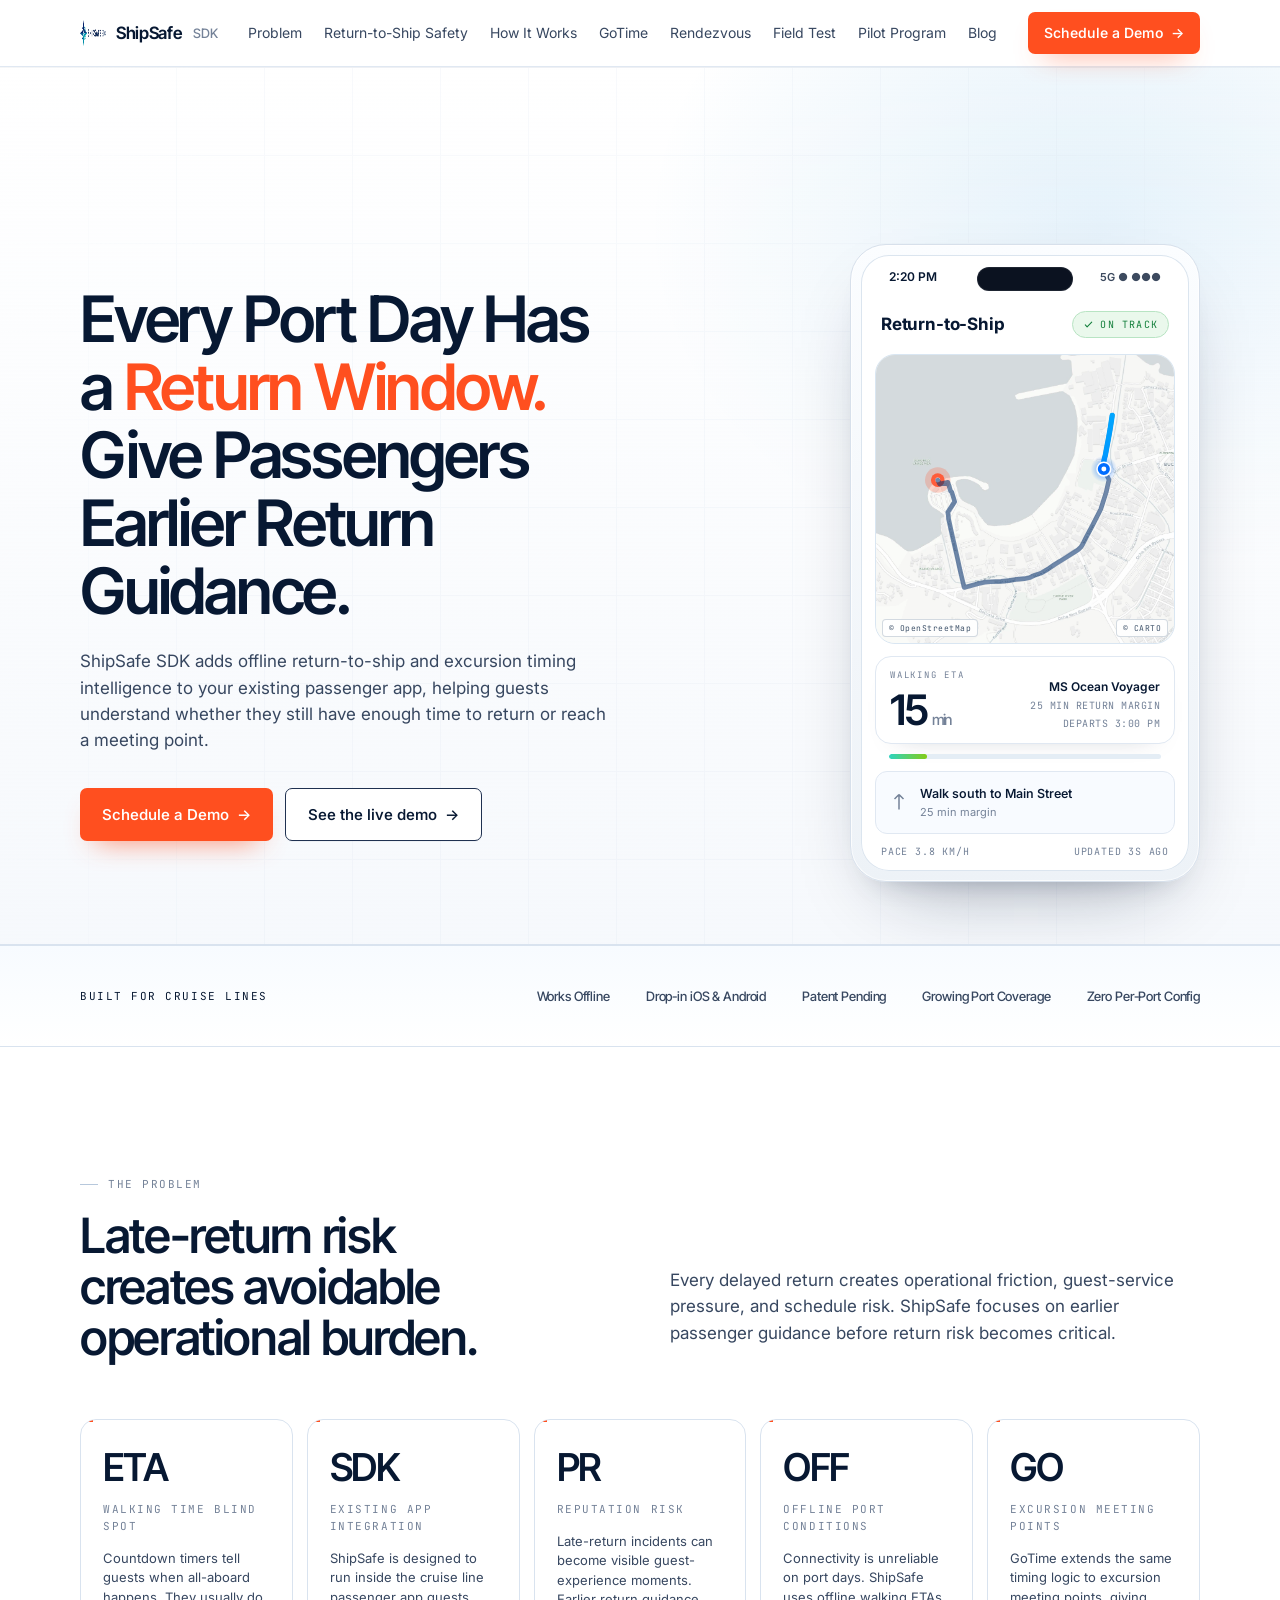
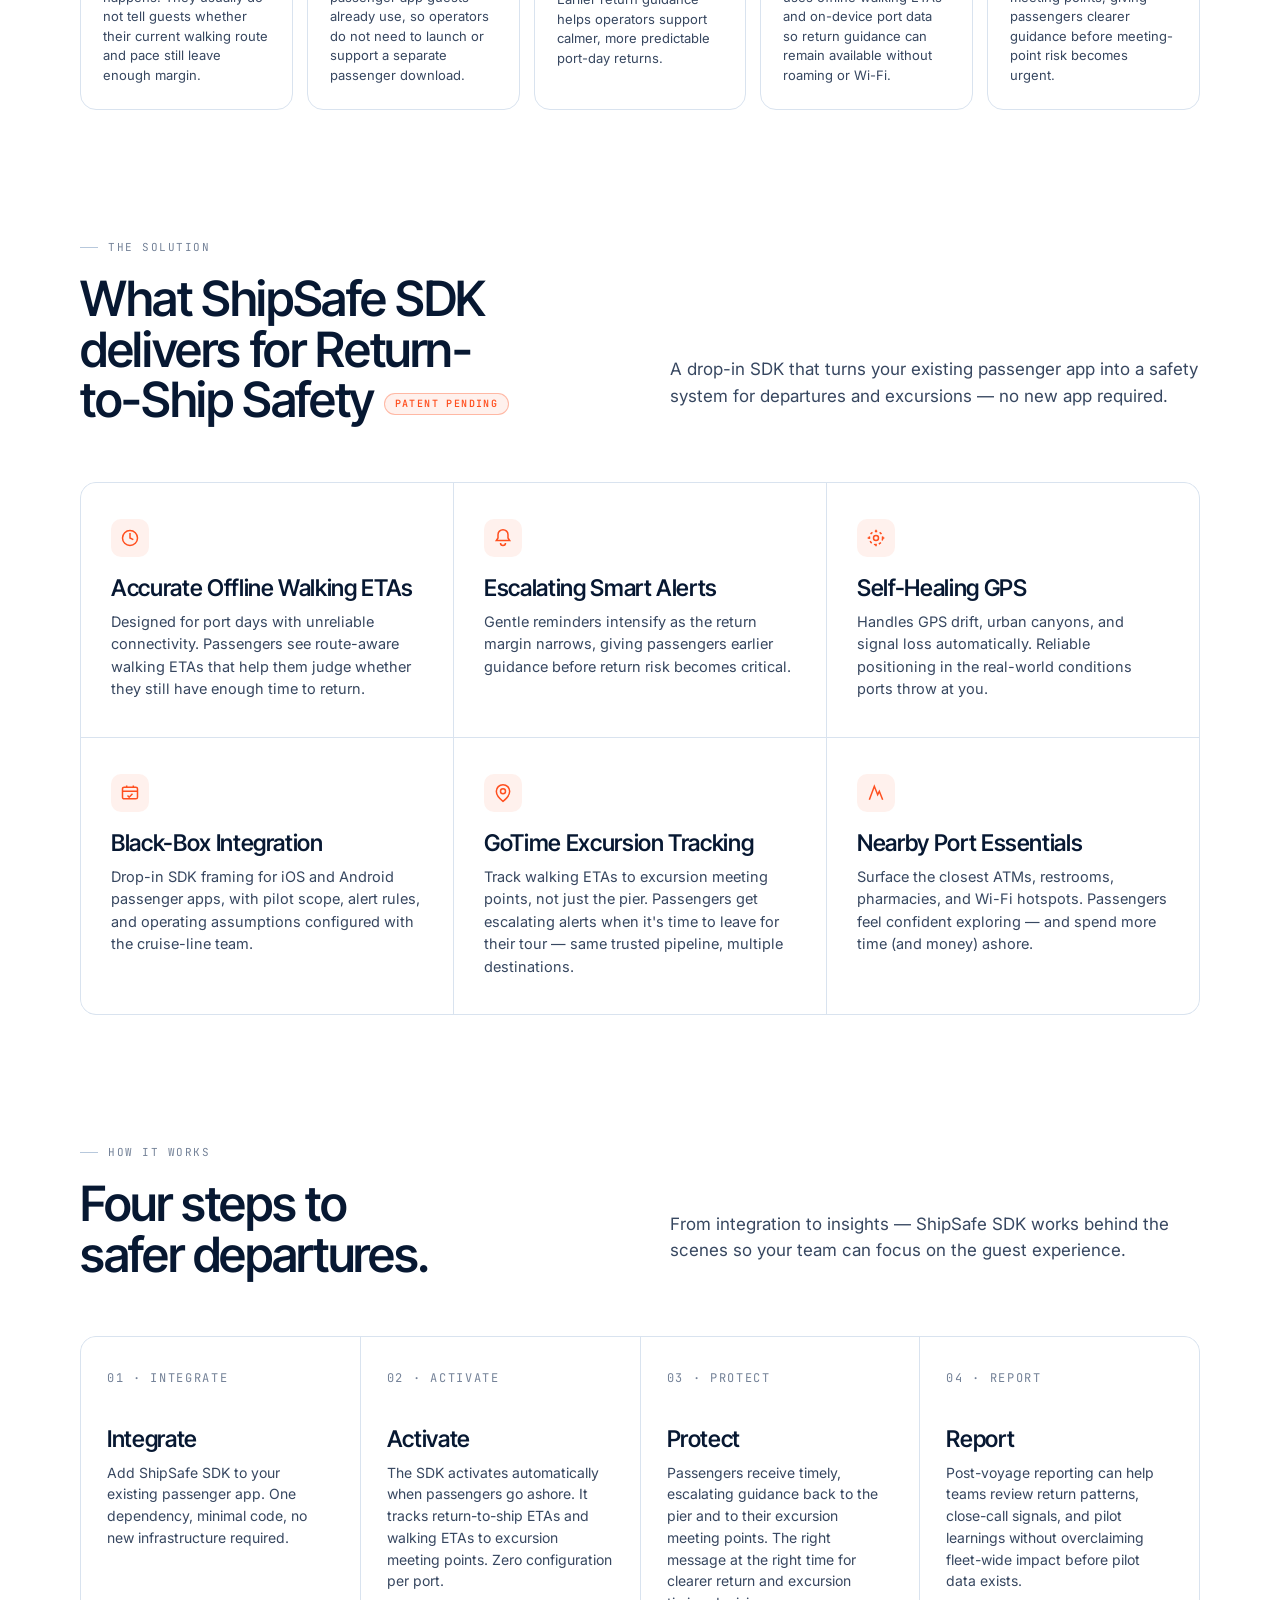
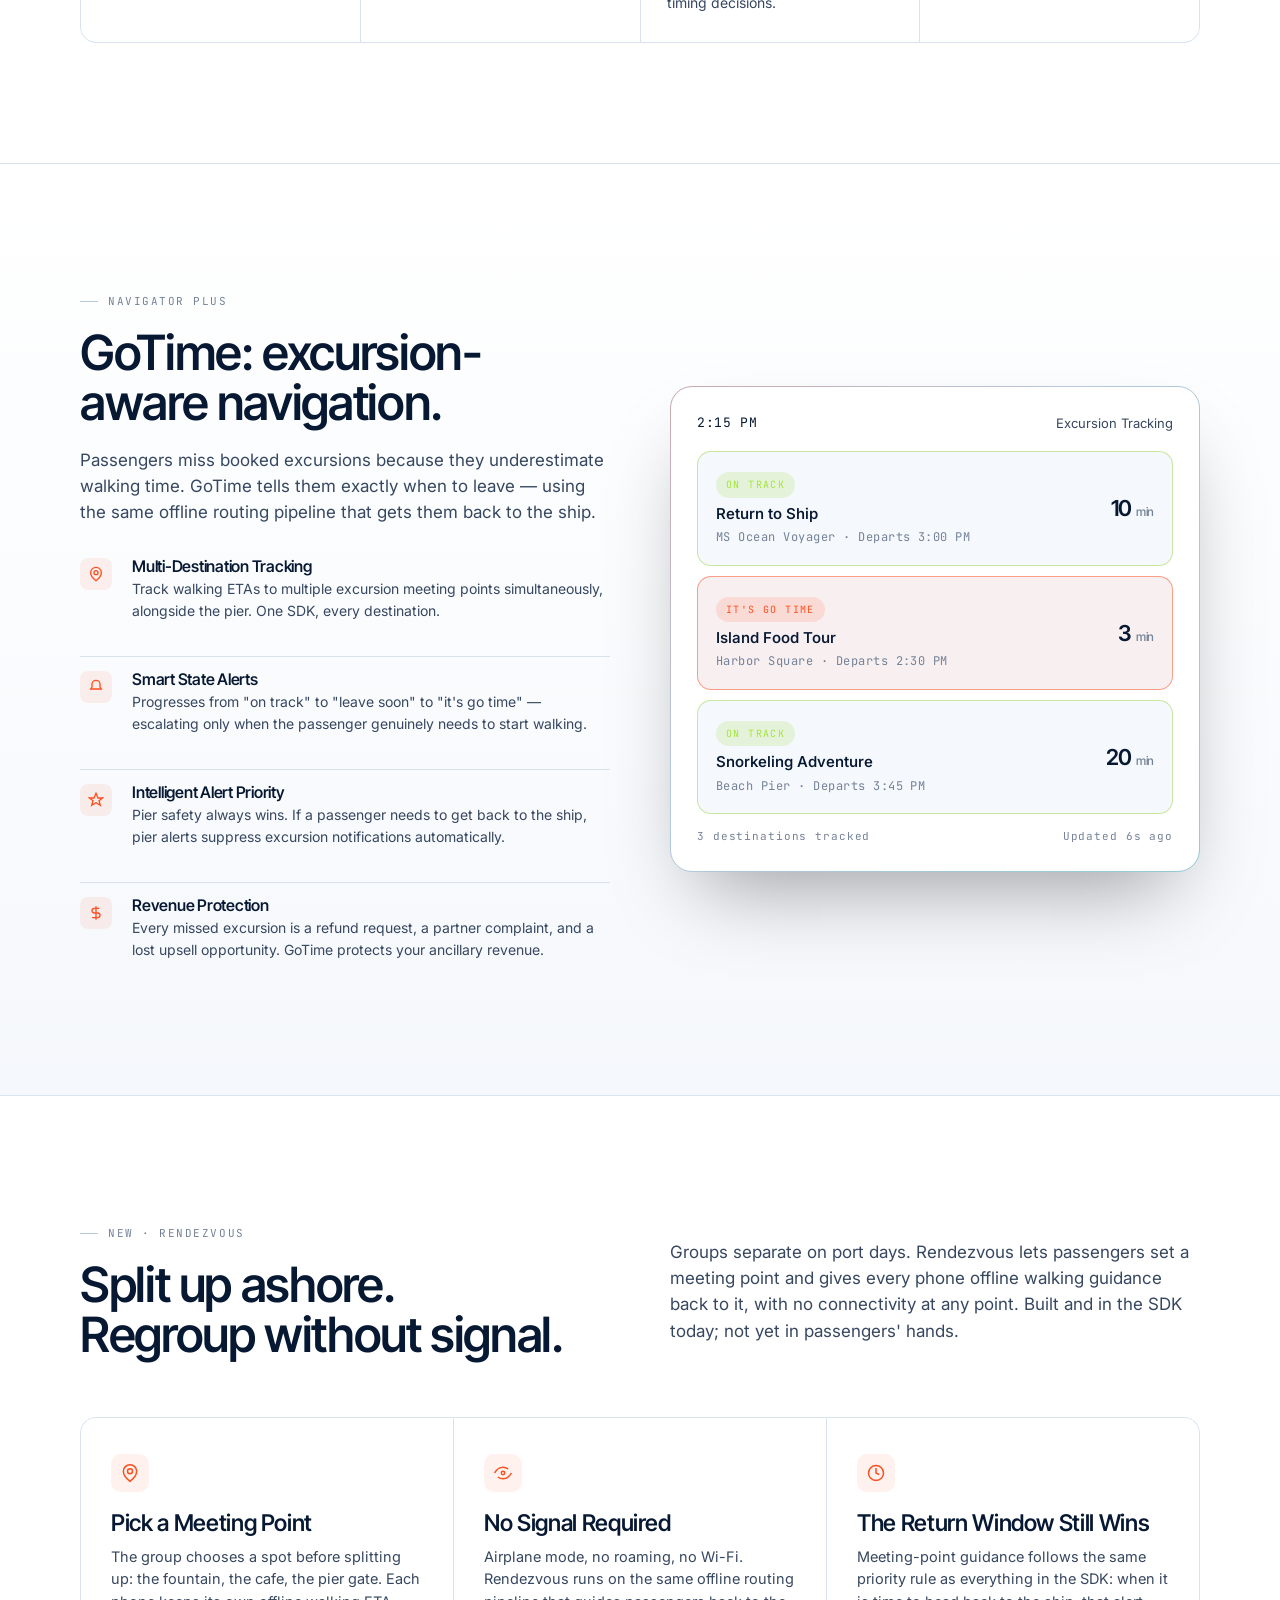
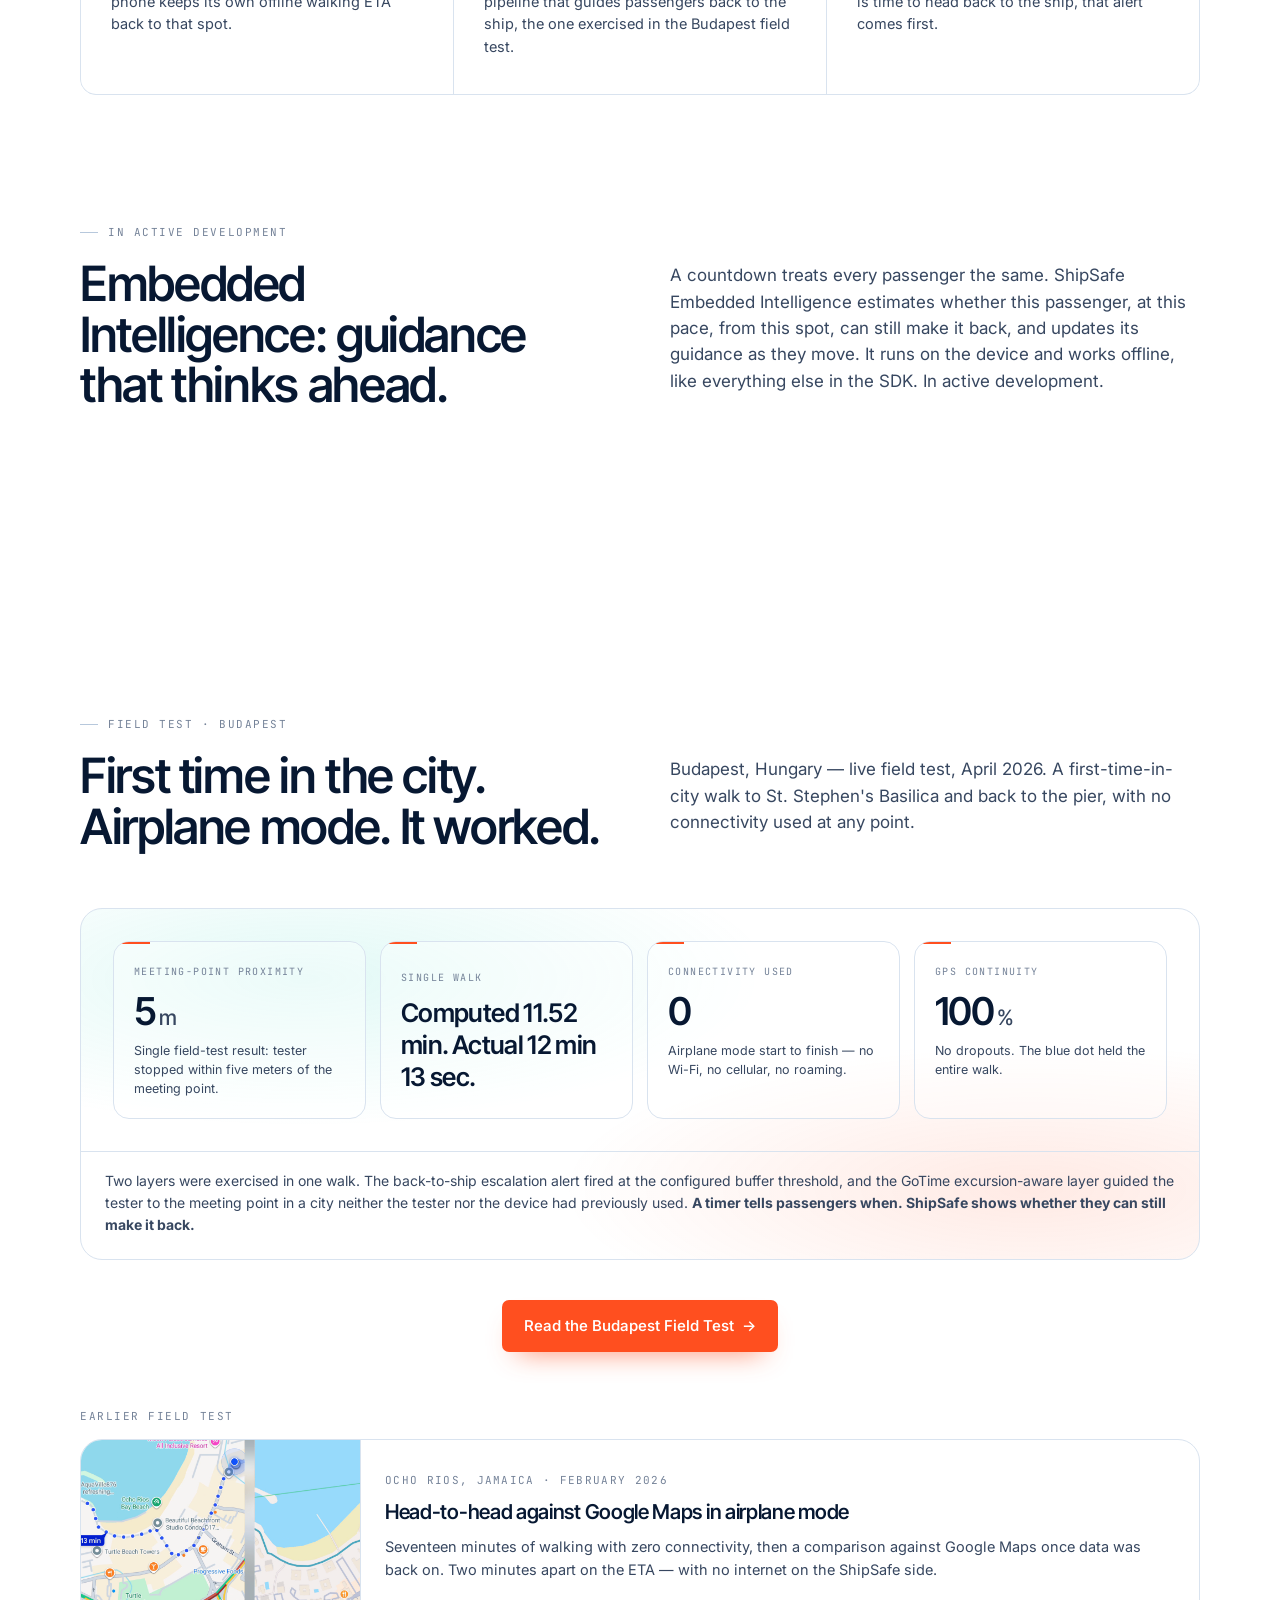
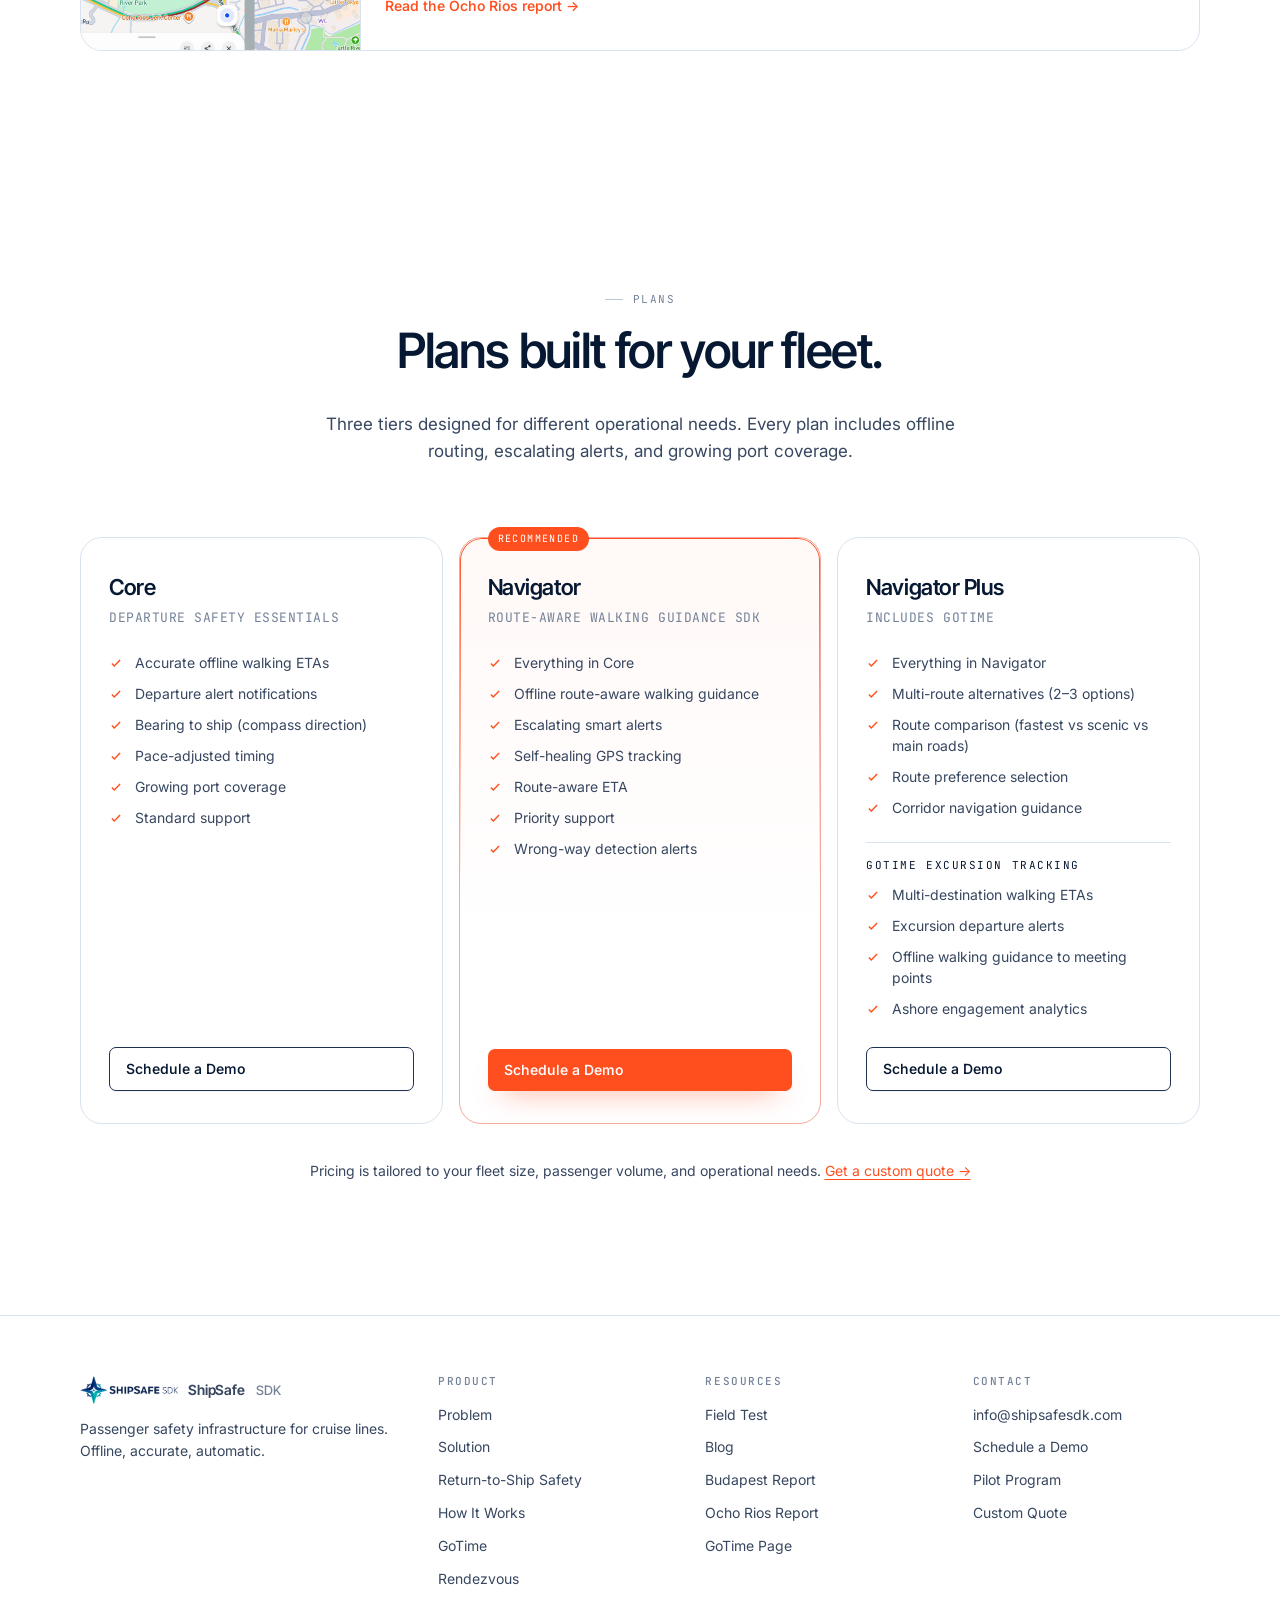
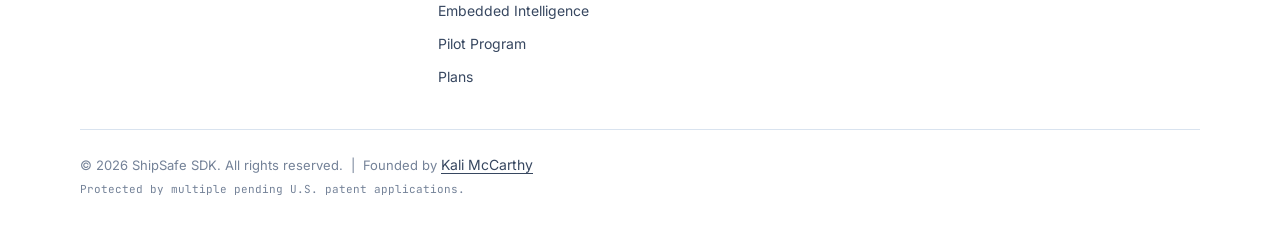
<file: index.html>
<!DOCTYPE html>
<html lang="en">
<head>
  <meta charset="UTF-8">
  <meta name="viewport" content="width=device-width, initial-scale=1.0">
  <title>ShipSafe SDK — Return-to-Ship Safety for Cruise Lines</title>
  <meta name="description" content="ShipSafe SDK adds offline walking ETAs, return-to-ship alerts, GoTime excursion meeting-point navigation, and Rendezvous offline group meeting points to existing iOS and Android cruise passenger apps.">
  <meta property="og:title" content="ShipSafe SDK — Return-to-Ship Safety for Cruise Lines">
  <meta property="og:description" content="A B2B Passenger Safety SDK for cruise lines and cruise platforms: offline walking ETAs, return-to-ship alerts, and GoTime excursion timing intelligence.">
  <meta property="og:image" content="https://shipsafesdk.com/assets/logo.png">
  <meta property="og:url" content="https://shipsafesdk.com">
  <meta property="og:type" content="website">
  <meta name="twitter:card" content="summary_large_image">
  <meta name="twitter:title" content="ShipSafe SDK — Return-to-Ship Safety for Cruise Lines">
  <meta name="twitter:description" content="B2B Passenger Safety SDK for existing cruise-line apps: offline walking ETAs, smart return alerts, and GoTime excursion navigation.">
  <meta name="google-site-verification" content="b6KUBfLxOpJENUfia0g-dzUTS3TaPbM61BSmSOU9vjw">
  <link rel="canonical" href="https://shipsafesdk.com/">
  <meta name="robots" content="index, follow">
  <meta name="author" content="Kali McCarthy">
  <meta name="keywords" content="return-to-ship safety, cruise ship SDK, passenger safety SDK, walking ETA, cruise line technology, excursion navigation, maritime safety, cruise departure alerts, offline navigation, GoTime excursion tracking">
  <meta property="og:site_name" content="ShipSafe SDK">
  <meta property="og:locale" content="en_US">
  <meta name="theme-color" content="#06101f">
  <link rel="icon" type="image/svg+xml" href="assets/favicon.svg">
  <link rel="icon" type="image/png" href="assets/favicon.png">
  <link rel="preconnect" href="https://fonts.googleapis.com">
  <link rel="preconnect" href="https://fonts.gstatic.com" crossorigin>
  <link href="https://fonts.googleapis.com/css2?family=Inter+Tight:wght@400;500;560;580;620&family=Inter:wght@400;450;500;550;600&family=JetBrains+Mono:wght@400;500&display=swap" rel="stylesheet">
  <link rel="stylesheet" href="css/styles.css?v=20260625-light-demo-5">
  <link rel="preload" as="image" href="assets/hero/ocho-rios-directions-light.webp" type="image/webp">
  <script type="application/ld+json">
  {
    "@context": "https://schema.org",
    "@type": "Organization",
    "name": "ShipSafe SDK",
    "url": "https://shipsafesdk.com",
    "logo": "https://shipsafesdk.com/assets/logo.png",
    "description": "ShipSafe SDK adds offline walking ETAs, return-to-ship alerts, and excursion meeting point navigation to existing cruise-line passenger apps.",
    "founder": {
      "@type": "Person",
      "name": "Kali McCarthy"
    },
    "contactPoint": {
      "@type": "ContactPoint",
      "email": "info@shipsafesdk.com",
      "contactType": "sales"
    },
    "sameAs": []
  }
  </script>
  <script type="application/ld+json">
  {
    "@context": "https://schema.org",
    "@type": "SoftwareApplication",
    "name": "ShipSafe SDK",
    "applicationCategory": "BusinessApplication",
    "operatingSystem": "iOS, Android",
    "description": "B2B Passenger Safety SDK for cruise lines: offline walking ETAs, escalating return alerts, excursion navigation, and self-healing GPS for existing passenger apps.",
    "creator": {
      "@type": "Organization",
      "name": "ShipSafe SDK",
      "url": "https://shipsafesdk.com"
    },
    "featureList": "Offline Walking ETAs, Escalating Smart Alerts, Self-Healing GPS, GoTime Excursion Tracking, Rendezvous Offline Meeting Points, Nearby Port Essentials, Multi-Route Alternatives"
  }
  </script>
</head>
<body>

  <!-- ============ NAV ============ -->
  <header class="nav" id="navbar">
    <div class="container nav-inner">
      <a class="brand" href="#top">
        <img src="assets/logo.png" alt="ShipSafe SDK">
        <span>ShipSafe</span><span class="sdk-tag">SDK</span>
      </a>
      <nav class="nav-links" id="navLinks">
        <a href="#problem">Problem</a>
        <a href="/return-to-ship-safety/">Return-to-Ship Safety</a>
        <a href="#how-it-works">How It Works</a>
        <a href="/gotime/">GoTime</a>
        <a href="#rendezvous">Rendezvous</a>
        <a href="#field-test">Field Test</a>
        <a href="/pilot-program/">Pilot Program</a>
        <a href="/blog/">Blog</a>
      </nav>
      <a class="btn accent nav-cta" href="mailto:info@shipsafesdk.com?subject=ShipSafe%20SDK%20Demo%20Request">
        Schedule a Demo <span class="arrow">→</span>
      </a>
      <button class="hamburger" id="hamburger" aria-label="Toggle menu">
        <span></span><span></span><span></span>
      </button>
    </div>
  </header>

  <!-- ============ HERO ============ -->
  <section class="hero" id="top">
    <div class="hero-bg" aria-hidden="true"><div class="grid"></div></div>
    <div class="container hero-inner">
      <div class="hero-copy reveal">
        <div class="eyebrow">Passenger Safety SDK · Patent Pending</div>
        <h1 style="margin-top:18px;">
          Every Port Day Has a <span class="accent-word">Return Window.</span><br>
          Give Passengers <span class="gradient-word">Earlier Return Guidance.</span>
        </h1>
        <p class="hero-sub">
          ShipSafe SDK adds offline return-to-ship and excursion timing intelligence to your existing passenger app, helping guests understand whether they still have enough time to return or reach a meeting point.
        </p>
        <p class="hero-sub" style="margin-top:14px; font-weight:600;">
          A timer tells passengers when. ShipSafe shows whether they can still make it back.
        </p>
        <div class="hero-cta">
          <a class="btn accent lg" href="mailto:info@shipsafesdk.com?subject=ShipSafe%20SDK%20Demo%20Request">
            Schedule a Demo <span class="arrow">→</span>
          </a>
          <a class="btn ghost lg" href="#live-demo">See the live demo <span class="arrow">&rarr;</span></a>
        </div>
        <div class="hero-meta">
          <span class="dot"></span>
          <span>Live field-tested · Budapest · Apr 2026 &nbsp;·&nbsp; Ocho Rios · Feb 2026</span>
          <span style="color:var(--border-strong)">·</span>
          <span class="mono">iOS &nbsp;·&nbsp; Android</span>
        </div>
      </div>

      <div class="hero-device reveal" id="live-demo" aria-label="Live Return-to-Ship Safety demo">
        <div class="hero-chip c1">
          <span class="dot"></span>Live return guidance
        </div>
        <div class="hero-chip c2">
          Return margin updates as time changes
        </div>
        <div class="phone" aria-hidden="true">
          <div class="phone-screen">
            <div class="phone-statusbar">
              <span id="etaClock">2:34</span>
              <span class="icons">5G ● ●●●</span>
            </div>
            <div class="phone-appbar">
              <div class="phone-title">Return-to-Ship</div>
              <div class="phone-pill" id="etaPill">
                <svg id="etaPillIcon" width="11" height="11" viewBox="0 0 24 24" fill="none" stroke="currentColor" stroke-width="2.4" stroke-linecap="round" stroke-linejoin="round" aria-hidden="true"><circle cx="12" cy="12" r="2"/><path d="M2 12s3.5-7 10-7 10 7 10 7-3.5 7-10 7S2 12 2 12z"/></svg>
                <span id="etaPillLabel">Monitoring</span>
              </div>
            </div>
            <div class="phone-map">
              <img src="assets/hero/ocho-rios-directions-light.webp" alt="Light map showing the walking route from Ocho Rios Bay to Ocho Rios Cruise Pier" class="phone-map-base" width="960" height="1040" loading="eager" decoding="async">
              <svg class="phone-map-overlay" viewBox="0 0 480 520" preserveAspectRatio="xMidYMid slice" aria-hidden="true">
                <defs>
                  <linearGradient id="routeGrad" x1="0" y1="1" x2="0" y2="0">
                    <stop offset="0" stop-color="#006dff"/>
                    <stop offset="1" stop-color="#00a6ff"/>
                  </linearGradient>
                  <radialGradient id="walkerPulse">
                    <stop offset="0" stop-color="var(--halo-color, #006dff)" stop-opacity=".65"/>
                    <stop offset="1" stop-color="var(--halo-color, #006dff)" stop-opacity="0"/>
                  </radialGradient>
                </defs>
                <!-- pier pin at the routed Ocho Rios Cruise Pier / walkway endpoint -->
                <g transform="translate(99.5 229.7)">
                  <circle r="24" fill="#ff5c3a" fill-opacity=".18">
                    <animate attributeName="r" values="18;28;18" dur="2.4s" repeatCount="indefinite"/>
                    <animate attributeName="fill-opacity" values=".32;.06;.32" dur="2.4s" repeatCount="indefinite"/>
                  </circle>
                  <circle r="11" fill="#ff5c3a"/>
                  <circle r="4" fill="#fff"/>
                </g>
                <!-- Valhalla pedestrian route over OpenStreetMap data: Ocho Rios Bay to Ocho Rios Cruise Pier. -->
                <path id="heroRouteFull"
                      d="M380.5 125.4 L377.2 147.1 L375.4 157.3 L369.3 190.1 L367.9 194.8 L367.2 198.5 L366.5 204.3 L366.2 207.7 L366.7 210.9 L367.8 214.5 L368.7 216.1 L375.3 229.1 L372.7 240.4 L370.8 249.1 L362 276.6 L355.5 289.3 L353.2 293.8 L348.5 303.1 L341.9 315.5 L337.4 324.1 L333.1 332.6 L330.1 337.5 L324.9 342.2 L296 360.6 L287.7 365.6 L277.9 372.4 L266.9 379.1 L256.2 382.8 L252.8 384.1 L247.6 386.7 L239.1 388.5 L224.9 389.7 L213.5 391.6 L201.3 392.9 L184.1 393.4 L174.8 394.1 L165.6 396.3 L142 402.6 L136.7 380.2 L134.8 372 L132 359.4 L125.3 329.8 L120.7 309.6 L118.2 298.2 L116.8 292 L116.5 286.2 L115.9 283.2 L115.6 281.4 L118.1 277.7 L122.1 271.6 L126.8 264.4 L122.1 249.1 L120.3 247.9 L115.9 233.3 L102.5 236.2 L99.5 229.7"
                      stroke="#09346f" stroke-width="7.5" fill="none"
                      stroke-opacity=".58" stroke-linecap="round" stroke-linejoin="round"/>
                <path id="heroRouteWalked"
                      d="M380.5 125.4 L377.2 147.1 L375.4 157.3 L369.3 190.1 L367.9 194.8 L367.2 198.5 L366.5 204.3 L366.2 207.7 L366.7 210.9 L367.8 214.5 L368.7 216.1 L375.3 229.1 L372.7 240.4 L370.8 249.1 L362 276.6 L355.5 289.3 L353.2 293.8 L348.5 303.1 L341.9 315.5 L337.4 324.1 L333.1 332.6 L330.1 337.5 L324.9 342.2 L296 360.6 L287.7 365.6 L277.9 372.4 L266.9 379.1 L256.2 382.8 L252.8 384.1 L247.6 386.7 L239.1 388.5 L224.9 389.7 L213.5 391.6 L201.3 392.9 L184.1 393.4 L174.8 394.1 L165.6 396.3 L142 402.6 L136.7 380.2 L134.8 372 L132 359.4 L125.3 329.8 L120.7 309.6 L118.2 298.2 L116.8 292 L116.5 286.2 L115.9 283.2 L115.6 281.4 L118.1 277.7 L122.1 271.6 L126.8 264.4 L122.1 249.1 L120.3 247.9 L115.9 233.3 L102.5 236.2 L99.5 229.7"
                      stroke="url(#routeGrad)" stroke-width="8.5" fill="none"
                      pathLength="1" stroke-dasharray="1 1" stroke-dashoffset="1"
                      stroke-linecap="round" stroke-linejoin="round"/>
                <!-- walker at the mapped road start near Ocho Rios Bay -->
                <g id="heroWalker" transform="translate(380.5 125.4)">
                  <circle r="24" fill="url(#walkerPulse)">
                    <animate attributeName="r" values="18;28;18" dur="1.8s" repeatCount="indefinite"/>
                  </circle>
                  <circle r="11" fill="#006dff" stroke="#ffffff" stroke-width="2.5"/>
                  <circle r="4" fill="#fff"/>
                </g>
              </svg>
              <a class="map-credit" href="https://www.openstreetmap.org/copyright" target="_blank" rel="noopener">© OpenStreetMap</a>
              <a class="map-credit right" href="https://carto.com/attributions" target="_blank" rel="noopener">© CARTO</a>
            </div>
            <div class="phone-map-summary">
              <div class="eta-mini">
                <span class="eta-mini-label">Walking ETA</span>
                <span class="eta-mini-val"><span id="etaMinutes">12</span><small>min</small></span>
              </div>
              <div class="eta-mini-ship">
                <span class="name">MS Ocean Voyager</span>
                <small id="etaMargin">45 MIN RETURN MARGIN</small>
                <small>DEPARTS 3:00 PM</small>
              </div>
            </div>
            <div class="progress-track"><div class="progress-fill" id="etaProgress"></div></div>
            <div class="phone-route">
              <svg width="18" height="18" viewBox="0 0 24 24" fill="none" stroke="currentColor" stroke-width="2"><path d="M12 2v20M12 2l6 6M12 2l-6 6"/></svg>
              <div>
                <span class="step-name" id="etaRouteName">Continue on Harbor Rd</span>
                <span id="etaRouteDist">720 m</span>
              </div>
            </div>
            <div class="phone-footer">
              <span id="etaPace">Field demo</span>
              <span id="etaUpdated">Live</span>
            </div>
          </div>
        </div>
      </div>
    </div>
  </section>

  <!-- ============ TRUST STRIP ============ -->
  <section class="trust">
    <div class="container trust-inner">
      <div class="trust-label">Built for cruise lines</div>
      <div class="trust-items">
        <span>Works Offline</span>
        <span>Drop-in iOS &amp; Android</span>
        <span>Patent Pending</span>
        <span>Growing Port Coverage</span>
        <span>Zero Per-Port Config</span>
      </div>
    </div>
  </section>

  <!-- ============ PROBLEM ============ -->
  <section class="section" id="problem">
    <div class="container">
      <div class="section-head reveal">
        <div>
          <div class="eyebrow">The Problem</div>
          <h2 style="margin-top:18px;">Late-return risk creates avoidable operational burden.</h2>
        </div>
        <p>Every delayed return creates operational friction, guest-service pressure, and schedule risk. ShipSafe focuses on earlier passenger guidance before return risk becomes critical.</p>
      </div>

      <div class="stats reveal">
        <div class="stat-card">
          <div class="stat-num">ETA</div>
          <div class="stat-label">Walking Time Blind Spot</div>
          <p class="stat-desc">Countdown timers tell guests when all-aboard happens. They usually do not tell guests whether their current walking route and pace still leave enough margin.</p>
        </div>
        <div class="stat-card">
          <div class="stat-num">SDK</div>
          <div class="stat-label">Existing App Integration</div>
          <p class="stat-desc">ShipSafe is designed to run inside the cruise line passenger app guests already use, so operators do not need to launch or support a separate passenger download.</p>
        </div>
        <div class="stat-card">
          <div class="stat-num">PR</div>
          <div class="stat-label">Reputation Risk</div>
          <p class="stat-desc">Late-return incidents can become visible guest-experience moments. Earlier return guidance helps operators support calmer, more predictable port-day returns.</p>
        </div>
        <div class="stat-card">
          <div class="stat-num">OFF</div>
          <div class="stat-label">Offline Port Conditions</div>
          <p class="stat-desc">Connectivity is unreliable on port days. ShipSafe uses offline walking ETAs and on-device port data so return guidance can remain available without roaming or Wi-Fi.</p>
        </div>
        <div class="stat-card">
          <div class="stat-num">GO</div>
          <div class="stat-label">Excursion Meeting Points</div>
          <p class="stat-desc">GoTime extends the same timing logic to excursion meeting points, giving passengers clearer guidance before meeting-point risk becomes urgent.</p>
        </div>
      </div>
    </div>
  </section>

  <!-- ============ SOLUTION ============ -->
  <section class="section" id="solution" style="padding-top:0;">
    <div class="container">
      <div class="section-head reveal">
        <div>
          <div class="eyebrow">The Solution</div>
          <h2 style="margin-top:18px;">What ShipSafe SDK delivers for Return-to-Ship Safety <span class="badge-pill" style="vertical-align:middle;">Patent Pending</span></h2>
        </div>
        <p>A drop-in SDK that turns your existing passenger app into a safety system for departures and excursions — no new app required.</p>
      </div>

      <div class="features reveal">
        <div class="feature">
          <div class="feature-icon">
            <svg viewBox="0 0 24 24" fill="none" stroke="currentColor" stroke-width="1.8"><circle cx="12" cy="12" r="9"/><polyline points="12,6 12,12 16,14"/></svg>
          </div>
          <h3>Accurate Offline Walking ETAs</h3>
          <p>Designed for port days with unreliable connectivity. Passengers see route-aware walking ETAs that help them judge whether they still have enough time to return.</p>
        </div>
        <div class="feature">
          <div class="feature-icon">
            <svg viewBox="0 0 24 24" fill="none" stroke="currentColor" stroke-width="1.8"><path d="M12 2a6 6 0 016 6v4l2 3H4l2-3V8a6 6 0 016-6zM9 18a3 3 0 006 0"/></svg>
          </div>
          <h3>Escalating Smart Alerts</h3>
          <p>Gentle reminders intensify as the return margin narrows, giving passengers earlier guidance before return risk becomes critical.</p>
        </div>
        <div class="feature">
          <div class="feature-icon">
            <svg viewBox="0 0 24 24" fill="none" stroke="currentColor" stroke-width="1.8"><circle cx="12" cy="12" r="3"/><circle cx="12" cy="12" r="8" stroke-dasharray="3 3"/><path d="M12 2v3M12 19v3M2 12h3M19 12h3"/></svg>
          </div>
          <h3>Self-Healing GPS</h3>
          <p>Handles GPS drift, urban canyons, and signal loss automatically. Reliable positioning in the real-world conditions ports throw at you.</p>
        </div>
        <div class="feature">
          <div class="feature-icon">
            <svg viewBox="0 0 24 24" fill="none" stroke="currentColor" stroke-width="1.8"><rect x="3" y="5" width="18" height="14" rx="2"/><path d="M3 10h18M8 3v3M16 3v3"/><polyline points="9,15 11,17 15,13"/></svg>
          </div>
          <h3>Black-Box Integration</h3>
          <p>Drop-in SDK framing for iOS and Android passenger apps, with pilot scope, alert rules, and operating assumptions configured with the cruise-line team.</p>
        </div>
        <div class="feature">
          <div class="feature-icon">
            <svg viewBox="0 0 24 24" fill="none" stroke="currentColor" stroke-width="1.8"><circle cx="12" cy="10" r="3"/><path d="M12 2a8 8 0 00-8 8c0 6 8 12 8 12s8-6 8-12a8 8 0 00-8-8z"/></svg>
          </div>
          <h3>GoTime Excursion Tracking</h3>
          <p>Track walking ETAs to excursion meeting points, not just the pier. Passengers get escalating alerts when it's time to leave for their tour — same trusted pipeline, multiple destinations.</p>
        </div>
        <div class="feature">
          <div class="feature-icon">
            <svg viewBox="0 0 24 24" fill="none" stroke="currentColor" stroke-width="1.8"><path d="M4 20l6-16 4 10 2-4 4 10"/></svg>
          </div>
          <h3>Nearby Port Essentials</h3>
          <p>Surface the closest ATMs, restrooms, pharmacies, and Wi-Fi hotspots. Passengers feel confident exploring — and spend more time (and money) ashore.</p>
        </div>
      </div>
    </div>
  </section>

  <!-- ============ HOW IT WORKS ============ -->
  <section class="section" id="how-it-works" style="padding-top:0;">
    <div class="container">
      <div class="section-head reveal">
        <div>
          <div class="eyebrow">How It Works</div>
          <h2 style="margin-top:18px;">Four steps to safer departures.</h2>
        </div>
        <p>From integration to insights — ShipSafe SDK works behind the scenes so your team can focus on the guest experience.</p>
      </div>

      <div class="steps reveal">
        <div class="step">
          <div class="step-num">01 · INTEGRATE</div>
          <h3>Integrate</h3>
          <p>Add ShipSafe SDK to your existing passenger app. One dependency, minimal code, no new infrastructure required.</p>
        </div>
        <div class="step">
          <div class="step-num">02 · ACTIVATE</div>
          <h3>Activate</h3>
          <p>The SDK activates automatically when passengers go ashore. It tracks return-to-ship ETAs and walking ETAs to excursion meeting points. Zero configuration per port.</p>
        </div>
        <div class="step">
          <div class="step-num">03 · PROTECT</div>
          <h3>Protect</h3>
          <p>Passengers receive timely, escalating guidance back to the pier and to their excursion meeting points. The right message at the right time for clearer return and excursion timing decisions.</p>
        </div>
        <div class="step">
          <div class="step-num">04 · REPORT</div>
          <h3>Report</h3>
          <p>Post-voyage reporting can help teams review return patterns, close-call signals, and pilot learnings without overclaiming fleet-wide impact before pilot data exists.</p>
        </div>
      </div>
    </div>
  </section>

  <!-- ============ GOTIME ============ -->
  <section class="section gotime" id="gotime">
    <div class="container gotime-inner">
      <div class="reveal">
        <div class="eyebrow">Navigator Plus</div>
        <h2 style="margin-top:18px;">GoTime: excursion-aware navigation.</h2>
        <p style="margin-top:18px; font-size:17px;">Passengers miss booked excursions because they underestimate walking time. GoTime tells them exactly when to leave — using the same offline routing pipeline that gets them back to the ship.</p>

        <div class="feature-list">
          <div class="item">
            <div class="icon"><svg width="16" height="16" viewBox="0 0 24 24" fill="none" stroke="currentColor" stroke-width="2"><circle cx="12" cy="10" r="3"/><path d="M12 2a8 8 0 00-8 8c0 6 8 12 8 12s8-6 8-12a8 8 0 00-8-8z"/></svg></div>
            <div>
              <h3>Multi-Destination Tracking</h3>
              <p>Track walking ETAs to multiple excursion meeting points simultaneously, alongside the pier. One SDK, every destination.</p>
            </div>
          </div>
          <div class="item">
            <div class="icon"><svg width="16" height="16" viewBox="0 0 24 24" fill="none" stroke="currentColor" stroke-width="2"><path d="M12 2a6 6 0 016 6v4l2 3H4l2-3V8a6 6 0 016-6z"/></svg></div>
            <div>
              <h3>Smart State Alerts</h3>
              <p>Progresses from "on track" to "leave soon" to "it's go time" — escalating only when the passenger genuinely needs to start walking.</p>
            </div>
          </div>
          <div class="item">
            <div class="icon"><svg width="16" height="16" viewBox="0 0 24 24" fill="none" stroke="currentColor" stroke-width="2"><path d="M12 2l3 7h7l-5.5 4 2 7L12 16l-6.5 4 2-7L2 9h7z"/></svg></div>
            <div>
              <h3>Intelligent Alert Priority</h3>
              <p>Pier safety always wins. If a passenger needs to get back to the ship, pier alerts suppress excursion notifications automatically.</p>
            </div>
          </div>
          <div class="item">
            <div class="icon"><svg width="16" height="16" viewBox="0 0 24 24" fill="none" stroke="currentColor" stroke-width="2"><path d="M12 2v20M17 5H9.5a3.5 3.5 0 000 7h5a3.5 3.5 0 010 7H6"/></svg></div>
            <div>
              <h3>Revenue Protection</h3>
              <p>Every missed excursion is a refund request, a partner complaint, and a lost upsell opportunity. GoTime protects your ancillary revenue.</p>
            </div>
          </div>
        </div>
      </div>

      <div class="gotime-demo reveal">
        <div class="gotime-demo-head">
          <span class="time mono">2:15 PM</span>
          <span class="title">Excursion Tracking</span>
        </div>
        <div class="dest pier">
          <div>
            <div class="status">On Track</div>
            <div class="dest-name">Return to Ship</div>
            <div class="dest-meta">MS Ocean Voyager · Departs 3:00 PM</div>
          </div>
          <div class="eta-min">12 <span style="color:var(--ink-mute);font-size:12px;font-weight:500;">min</span></div>
        </div>
        <div class="dest warn">
          <div>
            <div class="status">Leave Soon</div>
            <div class="dest-name">Island Food Tour</div>
            <div class="dest-meta">Harbor Square · Departs 2:30 PM</div>
          </div>
          <div class="eta-min">8 <span style="color:var(--ink-mute);font-size:12px;font-weight:500;">min</span></div>
        </div>
        <div class="dest pier">
          <div>
            <div class="status">On Track</div>
            <div class="dest-name">Snorkeling Adventure</div>
            <div class="dest-meta">Beach Pier · Departs 3:45 PM</div>
          </div>
          <div class="eta-min">22 <span style="color:var(--ink-mute);font-size:12px;font-weight:500;">min</span></div>
        </div>
        <div class="gotime-demo-foot">
          <span>3 destinations tracked</span>
          <span id="gotimeUpdated">Updated 3s ago</span>
        </div>
      </div>
    </div>
  </section>

  <!-- ============ RENDEZVOUS ============ -->
  <section class="section" id="rendezvous">
    <div class="container">
      <div class="section-head reveal">
        <div>
          <div class="eyebrow">New &middot; Rendezvous</div>
          <h2 style="margin-top:18px;">Split up ashore. Regroup without signal.</h2>
        </div>
        <p>Groups separate on port days. Rendezvous lets passengers set a meeting point and gives every phone offline walking guidance back to it, with no connectivity at any point. Built and in the SDK today; not yet in passengers' hands.</p>
      </div>

      <div class="features reveal">
        <div class="feature">
          <div class="feature-icon">
            <svg viewBox="0 0 24 24" fill="none" stroke="currentColor" stroke-width="1.8"><circle cx="12" cy="10" r="3"/><path d="M12 2a8 8 0 00-8 8c0 6 8 12 8 12s8-6 8-12a8 8 0 00-8-8z"/></svg>
          </div>
          <h3>Pick a Meeting Point</h3>
          <p>The group chooses a spot before splitting up: the fountain, the cafe, the pier gate. Each phone keeps its own offline walking ETA back to that spot.</p>
        </div>
        <div class="feature">
          <div class="feature-icon">
            <svg viewBox="0 0 24 24" fill="none" stroke="currentColor" stroke-width="1.8"><path d="M2 12s3.5-7 10-7c2.5 0 4.6 1 6.2 2.2M22 12s-3.5 7-10 7c-2.5 0-4.6-1-6.2-2.2"/><circle cx="12" cy="12" r="2"/></svg>
          </div>
          <h3>No Signal Required</h3>
          <p>Airplane mode, no roaming, no Wi-Fi. Rendezvous runs on the same offline routing pipeline that guides passengers back to the ship, the one exercised in the Budapest field test.</p>
        </div>
        <div class="feature">
          <div class="feature-icon">
            <svg viewBox="0 0 24 24" fill="none" stroke="currentColor" stroke-width="1.8"><circle cx="12" cy="12" r="9"/><polyline points="12,6 12,12 16,14"/></svg>
          </div>
          <h3>The Return Window Still Wins</h3>
          <p>Meeting-point guidance follows the same priority rule as everything in the SDK: when it is time to head back to the ship, that alert comes first.</p>
        </div>
      </div>
    </div>
  </section>

  <!-- ============ EMBEDDED INTELLIGENCE ============ -->
  <section class="section" id="embedded-intelligence" style="padding-top:0;">
    <span id="ai-companion" aria-hidden="true"></span>
    <div class="container">
      <div class="section-head reveal">
        <div>
          <div class="eyebrow">In Active Development</div>
          <h2 style="margin-top:18px;">Embedded Intelligence: guidance that thinks ahead.</h2>
        </div>
        <p>A countdown treats every passenger the same. ShipSafe Embedded Intelligence estimates whether this passenger, at this pace, from this spot, can still make it back, and updates its guidance as they move. It runs on the device and works offline, like everything else in the SDK. In active development.</p>
      </div>
    </div>
  </section>

  <!-- ============ FIELD TEST ============ -->
  <section class="section" id="field-test">
    <div class="container">
      <div class="section-head reveal">
        <div>
          <div class="eyebrow">Field Test · Budapest</div>
          <h2 style="margin-top:18px;">First time in the city. Airplane mode. It worked.</h2>
        </div>
        <p>Budapest, Hungary — live field test, April 2026. A first-time-in-city walk to St. Stephen's Basilica and back to the pier, with no connectivity used at any point.</p>
      </div>

      <!-- Budapest proof-stats hero -->
      <div class="field-hero reveal">
        <div class="field-stats-hero">
          <div class="field-stat">
          <div class="field-stat-label">Meeting-point proximity</div>
          <div class="field-stat-num">5<span class="unit">m</span></div>
          <div class="field-stat-sub">Single field-test result: tester stopped within five meters of the meeting point.</div>
          </div>
          <div class="field-stat field-stat--comparison">
          <div class="field-stat-label">Single walk</div>
          <p class="field-stat-comparison">Computed 11.52 min. Actual 12 min 13 sec.</p>
          </div>
          <div class="field-stat">
            <div class="field-stat-label">Connectivity used</div>
            <div class="field-stat-num">0</div>
            <div class="field-stat-sub">Airplane mode start to finish — no Wi-Fi, no cellular, no roaming.</div>
          </div>
          <div class="field-stat">
            <div class="field-stat-label">GPS continuity</div>
            <div class="field-stat-num">100<span class="unit">%</span></div>
            <div class="field-stat-sub">No dropouts. The blue dot held the entire walk.</div>
          </div>
        </div>
        <div class="field-note">
          Two layers were exercised in one walk. The back-to-ship escalation alert fired at the configured buffer threshold, and the GoTime excursion-aware layer guided the tester to the meeting point in a city neither the tester nor the device had previously used. <strong>A timer tells passengers when. ShipSafe shows whether they can still make it back.</strong>
        </div>
      </div>

      <div style="text-align:center; margin-top:40px;" class="reveal">
        <a class="btn accent lg" href="/blog/2026-04-29-field-test-budapest/">
          Read the Budapest Field Test <span class="arrow">→</span>
        </a>
      </div>

      <!-- Previous field test: Ocho Rios -->
      <div class="prev-field-test reveal">
        <div class="prev-field-test-eyebrow">Earlier field test</div>
        <a href="/blog/2026-03-15-field-test-ocho-rios/" class="prev-field-test-card">
          <div class="prev-field-test-img">
            <img src="assets/field-test/side_by_side_comparison.png" alt="Google Maps 13 min vs ShipSafe 15 min — head-to-head comparison from the Ocho Rios test" loading="lazy">
          </div>
          <div class="prev-field-test-body">
            <div class="prev-field-test-meta">Ocho Rios, Jamaica &middot; February 2026</div>
            <h3>Head-to-head against Google Maps in airplane mode</h3>
            <p>Seventeen minutes of walking with zero connectivity, then a comparison against Google Maps once data was back on. Two minutes apart on the ETA — with no internet on the ShipSafe side.</p>
            <span class="prev-field-test-link">Read the Ocho Rios report <span class="arrow">→</span></span>
          </div>
        </a>
      </div>
    </div>
  </section>

  <!-- ============ PLANS ============ -->
  <section class="section" id="plans">
    <div class="container">
      <div class="section-head center reveal">
        <div class="eyebrow">Plans</div>
        <h2>Plans built for your fleet.</h2>
        <p>Three tiers designed for different operational needs. Every plan includes offline routing, escalating alerts, and growing port coverage.</p>
      </div>

      <div class="plans reveal">
        <div class="plan">
          <div class="plan-name">Core</div>
          <div class="plan-desc">Departure Safety Essentials</div>
          <ul>
            <li><svg width="14" height="14" viewBox="0 0 24 24" fill="none" stroke="currentColor" stroke-width="2.5"><path d="M5 13l4 4L19 7"/></svg><span>Accurate offline walking ETAs</span></li>
            <li><svg width="14" height="14" viewBox="0 0 24 24" fill="none" stroke="currentColor" stroke-width="2.5"><path d="M5 13l4 4L19 7"/></svg><span>Departure alert notifications</span></li>
            <li><svg width="14" height="14" viewBox="0 0 24 24" fill="none" stroke="currentColor" stroke-width="2.5"><path d="M5 13l4 4L19 7"/></svg><span>Bearing to ship (compass direction)</span></li>
            <li><svg width="14" height="14" viewBox="0 0 24 24" fill="none" stroke="currentColor" stroke-width="2.5"><path d="M5 13l4 4L19 7"/></svg><span>Pace-adjusted timing</span></li>
            <li><svg width="14" height="14" viewBox="0 0 24 24" fill="none" stroke="currentColor" stroke-width="2.5"><path d="M5 13l4 4L19 7"/></svg><span>Growing port coverage</span></li>
            <li><svg width="14" height="14" viewBox="0 0 24 24" fill="none" stroke="currentColor" stroke-width="2.5"><path d="M5 13l4 4L19 7"/></svg><span>Standard support</span></li>
          </ul>
          <a class="btn ghost" href="mailto:info@shipsafesdk.com?subject=ShipSafe%20SDK%20Demo%20Request">Schedule a Demo</a>
        </div>

        <div class="plan featured">
          <div class="plan-tag">Recommended</div>
          <div class="plan-name">Navigator</div>
          <div class="plan-desc">Route-Aware Walking Guidance SDK</div>
          <ul>
            <li><svg width="14" height="14" viewBox="0 0 24 24" fill="none" stroke="currentColor" stroke-width="2.5"><path d="M5 13l4 4L19 7"/></svg><span>Everything in Core</span></li>
            <li><svg width="14" height="14" viewBox="0 0 24 24" fill="none" stroke="currentColor" stroke-width="2.5"><path d="M5 13l4 4L19 7"/></svg><span>Offline route-aware walking guidance</span></li>
            <li><svg width="14" height="14" viewBox="0 0 24 24" fill="none" stroke="currentColor" stroke-width="2.5"><path d="M5 13l4 4L19 7"/></svg><span>Escalating smart alerts</span></li>
            <li><svg width="14" height="14" viewBox="0 0 24 24" fill="none" stroke="currentColor" stroke-width="2.5"><path d="M5 13l4 4L19 7"/></svg><span>Self-healing GPS tracking</span></li>
            <li><svg width="14" height="14" viewBox="0 0 24 24" fill="none" stroke="currentColor" stroke-width="2.5"><path d="M5 13l4 4L19 7"/></svg><span>Route-aware ETA</span></li>
            <li><svg width="14" height="14" viewBox="0 0 24 24" fill="none" stroke="currentColor" stroke-width="2.5"><path d="M5 13l4 4L19 7"/></svg><span>Priority support</span></li>
            <li><svg width="14" height="14" viewBox="0 0 24 24" fill="none" stroke="currentColor" stroke-width="2.5"><path d="M5 13l4 4L19 7"/></svg><span>Wrong-way detection alerts</span></li>
          </ul>
          <a class="btn accent" href="mailto:info@shipsafesdk.com?subject=ShipSafe%20SDK%20Demo%20Request">Schedule a Demo</a>
        </div>

        <div class="plan">
          <div class="plan-name">Navigator Plus</div>
          <div class="plan-desc">Includes GoTime</div>
          <ul>
            <li><svg width="14" height="14" viewBox="0 0 24 24" fill="none" stroke="currentColor" stroke-width="2.5"><path d="M5 13l4 4L19 7"/></svg><span>Everything in Navigator</span></li>
            <li><svg width="14" height="14" viewBox="0 0 24 24" fill="none" stroke="currentColor" stroke-width="2.5"><path d="M5 13l4 4L19 7"/></svg><span>Multi-route alternatives (2&ndash;3 options)</span></li>
            <li><svg width="14" height="14" viewBox="0 0 24 24" fill="none" stroke="currentColor" stroke-width="2.5"><path d="M5 13l4 4L19 7"/></svg><span>Route comparison (fastest vs scenic vs main roads)</span></li>
            <li><svg width="14" height="14" viewBox="0 0 24 24" fill="none" stroke="currentColor" stroke-width="2.5"><path d="M5 13l4 4L19 7"/></svg><span>Route preference selection</span></li>
            <li><svg width="14" height="14" viewBox="0 0 24 24" fill="none" stroke="currentColor" stroke-width="2.5"><path d="M5 13l4 4L19 7"/></svg><span>Corridor navigation guidance</span></li>
            <li class="group-head">GoTime Excursion Tracking</li>
            <li><svg width="14" height="14" viewBox="0 0 24 24" fill="none" stroke="currentColor" stroke-width="2.5"><path d="M5 13l4 4L19 7"/></svg><span>Multi-destination walking ETAs</span></li>
            <li><svg width="14" height="14" viewBox="0 0 24 24" fill="none" stroke="currentColor" stroke-width="2.5"><path d="M5 13l4 4L19 7"/></svg><span>Excursion departure alerts</span></li>
            <li><svg width="14" height="14" viewBox="0 0 24 24" fill="none" stroke="currentColor" stroke-width="2.5"><path d="M5 13l4 4L19 7"/></svg><span>Offline walking guidance to meeting points</span></li>
            <li><svg width="14" height="14" viewBox="0 0 24 24" fill="none" stroke="currentColor" stroke-width="2.5"><path d="M5 13l4 4L19 7"/></svg><span>Ashore engagement analytics</span></li>
          </ul>
          <a class="btn ghost" href="mailto:info@shipsafesdk.com?subject=ShipSafe%20SDK%20Demo%20Request">Schedule a Demo</a>
        </div>
      </div>

      <p class="plans-foot reveal">
        Pricing is tailored to your fleet size, passenger volume, and operational needs. <a href="mailto:info@shipsafesdk.com?subject=ShipSafe%20SDK%20Custom%20Quote%20Request">Get a custom quote →</a>
      </p>
    </div>
  </section>

  <!-- ============ FOOTER ============ -->
  <footer class="footer">
    <div class="container">
      <div class="footer-inner">
        <div class="footer-brand">
          <a class="brand" href="#top">
            <img src="assets/logo.png" alt="ShipSafe SDK">
            <span>ShipSafe</span><span class="sdk-tag">SDK</span>
          </a>
          <p>Passenger safety infrastructure for cruise lines. Offline, accurate, automatic.</p>
        </div>
        <div>
          <h4>Product</h4>
          <ul>
            <li><a href="#problem">Problem</a></li>
            <li><a href="#solution">Solution</a></li>
            <li><a href="/return-to-ship-safety/">Return-to-Ship Safety</a></li>
            <li><a href="#how-it-works">How It Works</a></li>
            <li><a href="/gotime/">GoTime</a></li>
            <li><a href="#rendezvous">Rendezvous</a></li>
            <li><a href="#embedded-intelligence">Embedded Intelligence</a></li>
            <li><a href="/pilot-program/">Pilot Program</a></li>
            <li><a href="#plans">Plans</a></li>
          </ul>
        </div>
        <div>
          <h4>Resources</h4>
          <ul>
            <li><a href="#field-test">Field Test</a></li>
            <li><a href="/blog/">Blog</a></li>
            <li><a href="/blog/2026-04-29-field-test-budapest/">Budapest Report</a></li>
            <li><a href="/blog/2026-03-15-field-test-ocho-rios/">Ocho Rios Report</a></li>
            <li><a href="/gotime/">GoTime Page</a></li>
          </ul>
        </div>
        <div>
          <h4>Contact</h4>
          <ul>
            <li><a href="mailto:info@shipsafesdk.com">info@shipsafesdk.com</a></li>
            <li><a href="mailto:info@shipsafesdk.com?subject=ShipSafe%20SDK%20Demo%20Request">Schedule a Demo</a></li>
            <li><a href="/pilot-program/">Pilot Program</a></li>
            <li><a href="mailto:info@shipsafesdk.com?subject=ShipSafe%20SDK%20Custom%20Quote%20Request">Custom Quote</a></li>
          </ul>
        </div>
      </div>
      <div class="footer-bottom">
        <span>© 2026 ShipSafe SDK. All rights reserved. &nbsp;|&nbsp; Founded by <a href="mailto:info@shipsafesdk.com" style="color:var(--ink-dim); text-decoration:underline; text-underline-offset:3px;">Kali McCarthy</a></span>
        <span class="mono" style="font-size:11px;">Protected by multiple pending U.S. patent applications.</span>
      </div>
    </div>
  </footer>

  <!-- ============ LIGHTBOX ============ -->
  <div class="lightbox" id="lightbox" role="dialog" aria-modal="true" aria-hidden="true" tabindex="-1">
    <div class="lightbox-backdrop" data-lightbox-close></div>
    <button class="lightbox-close" type="button" data-lightbox-close aria-label="Close">
      <svg width="18" height="18" viewBox="0 0 24 24" fill="none" stroke="currentColor" stroke-width="2" stroke-linecap="round" stroke-linejoin="round"><path d="M18 6L6 18M6 6l12 12"/></svg>
      <span>Close · Esc</span>
    </button>
    <figure class="lightbox-figure">
      <img id="lightboxImg" alt="">
      <figcaption id="lightboxCaption"></figcaption>
    </figure>
  </div>

  <script src="js/main.js?v=20260625-light-demo-4"></script>
</body>
</html>
</file>
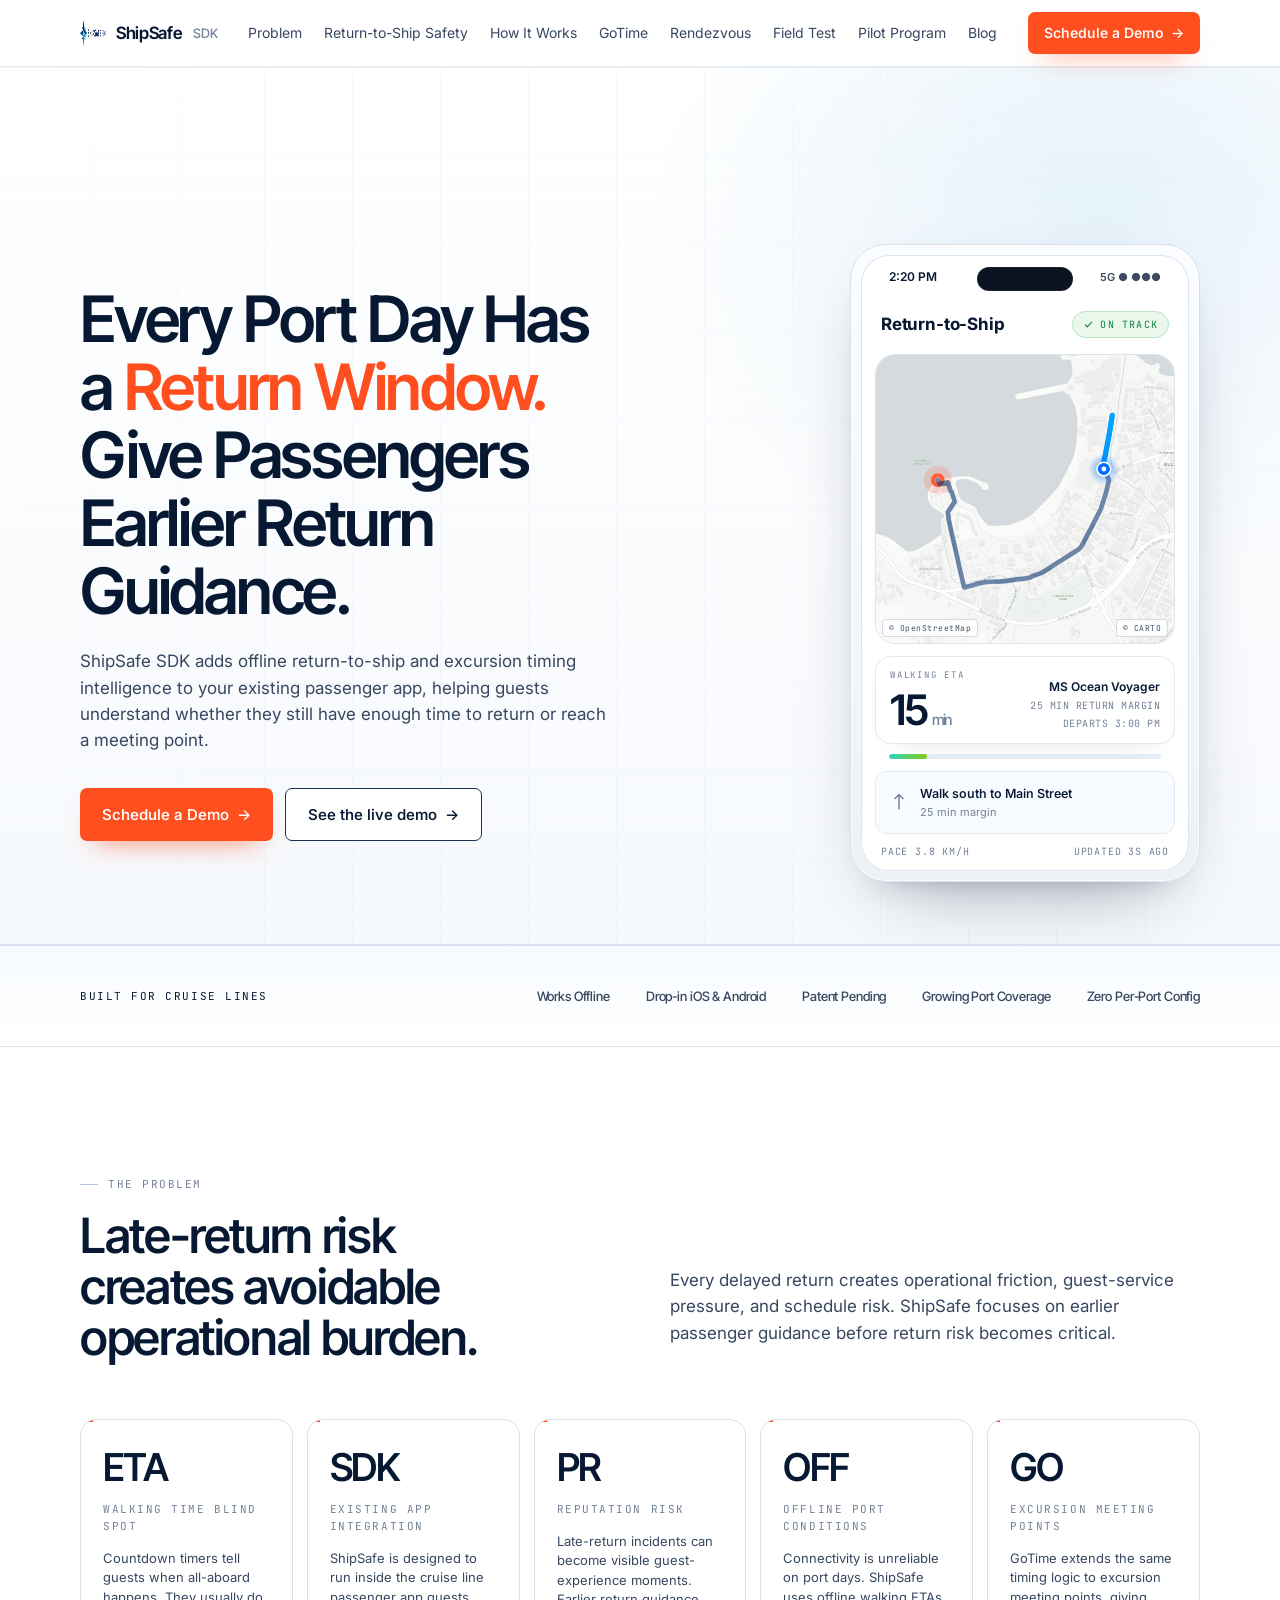
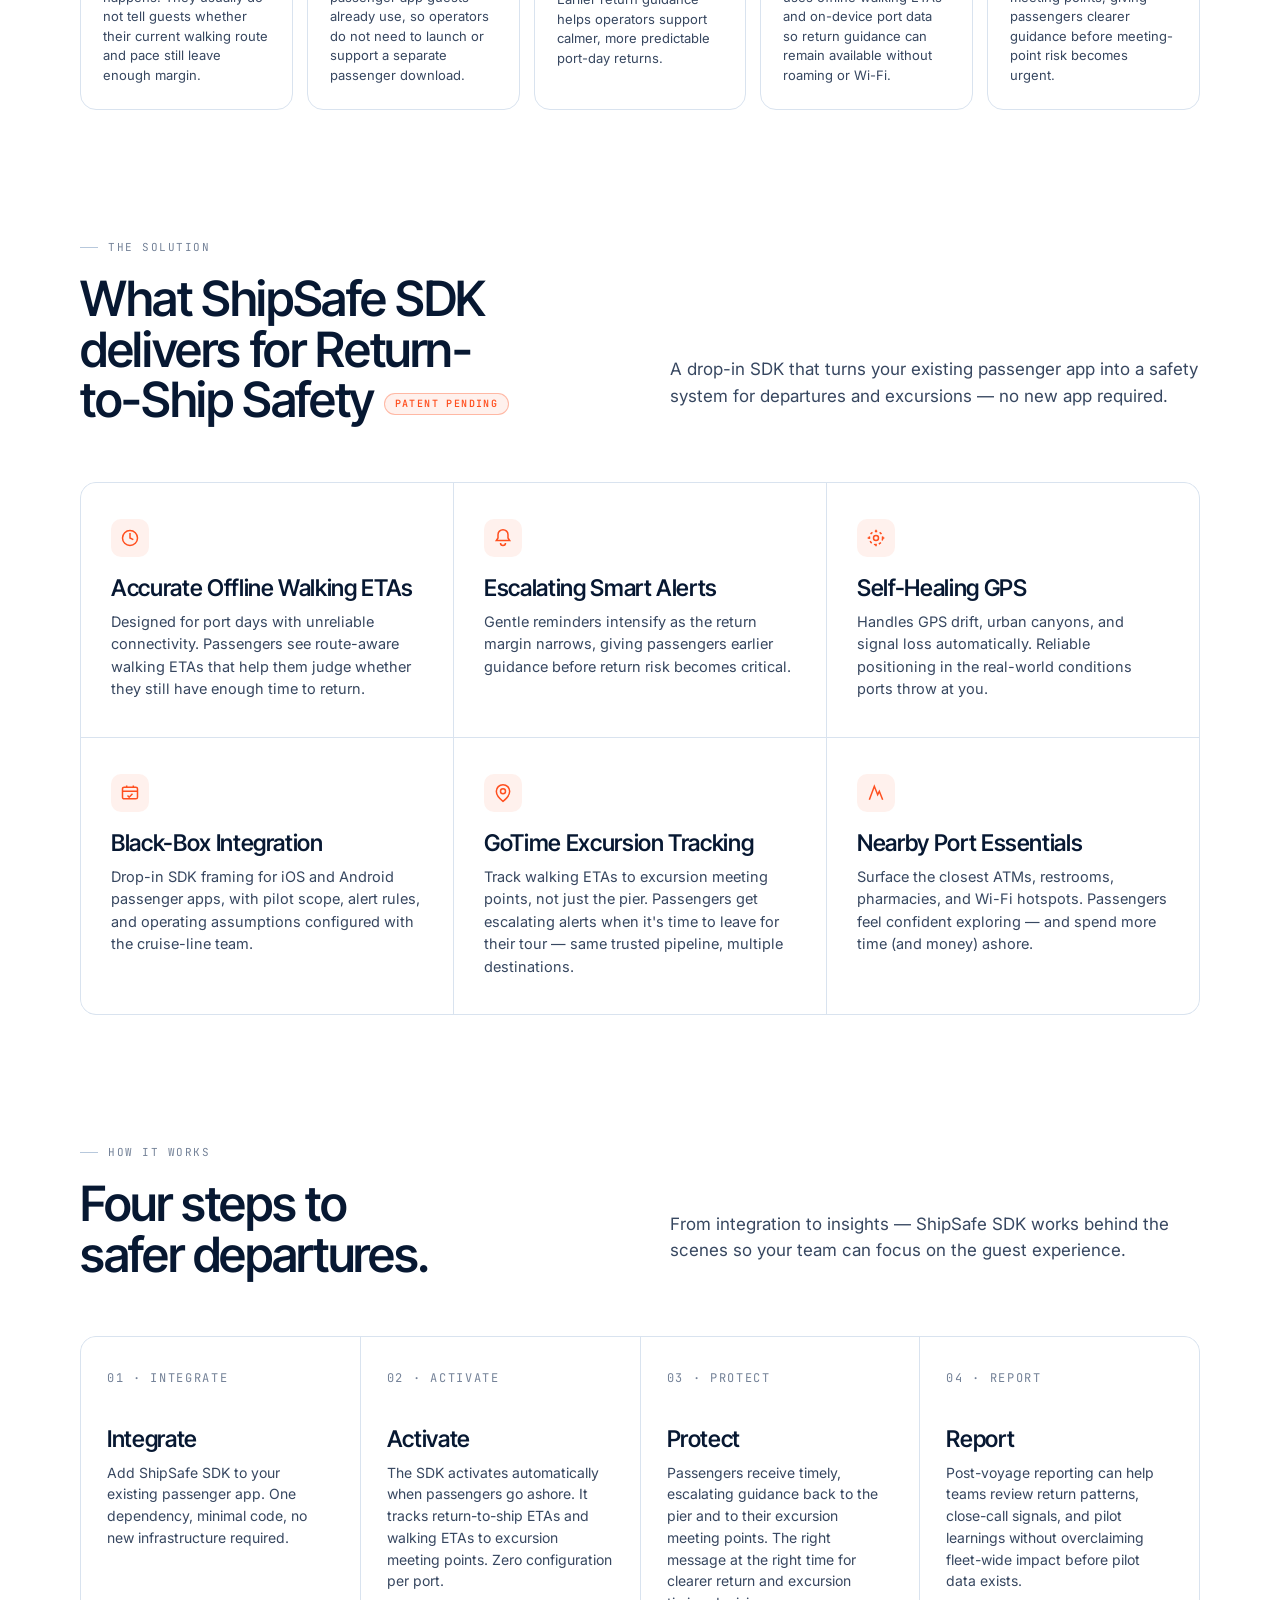
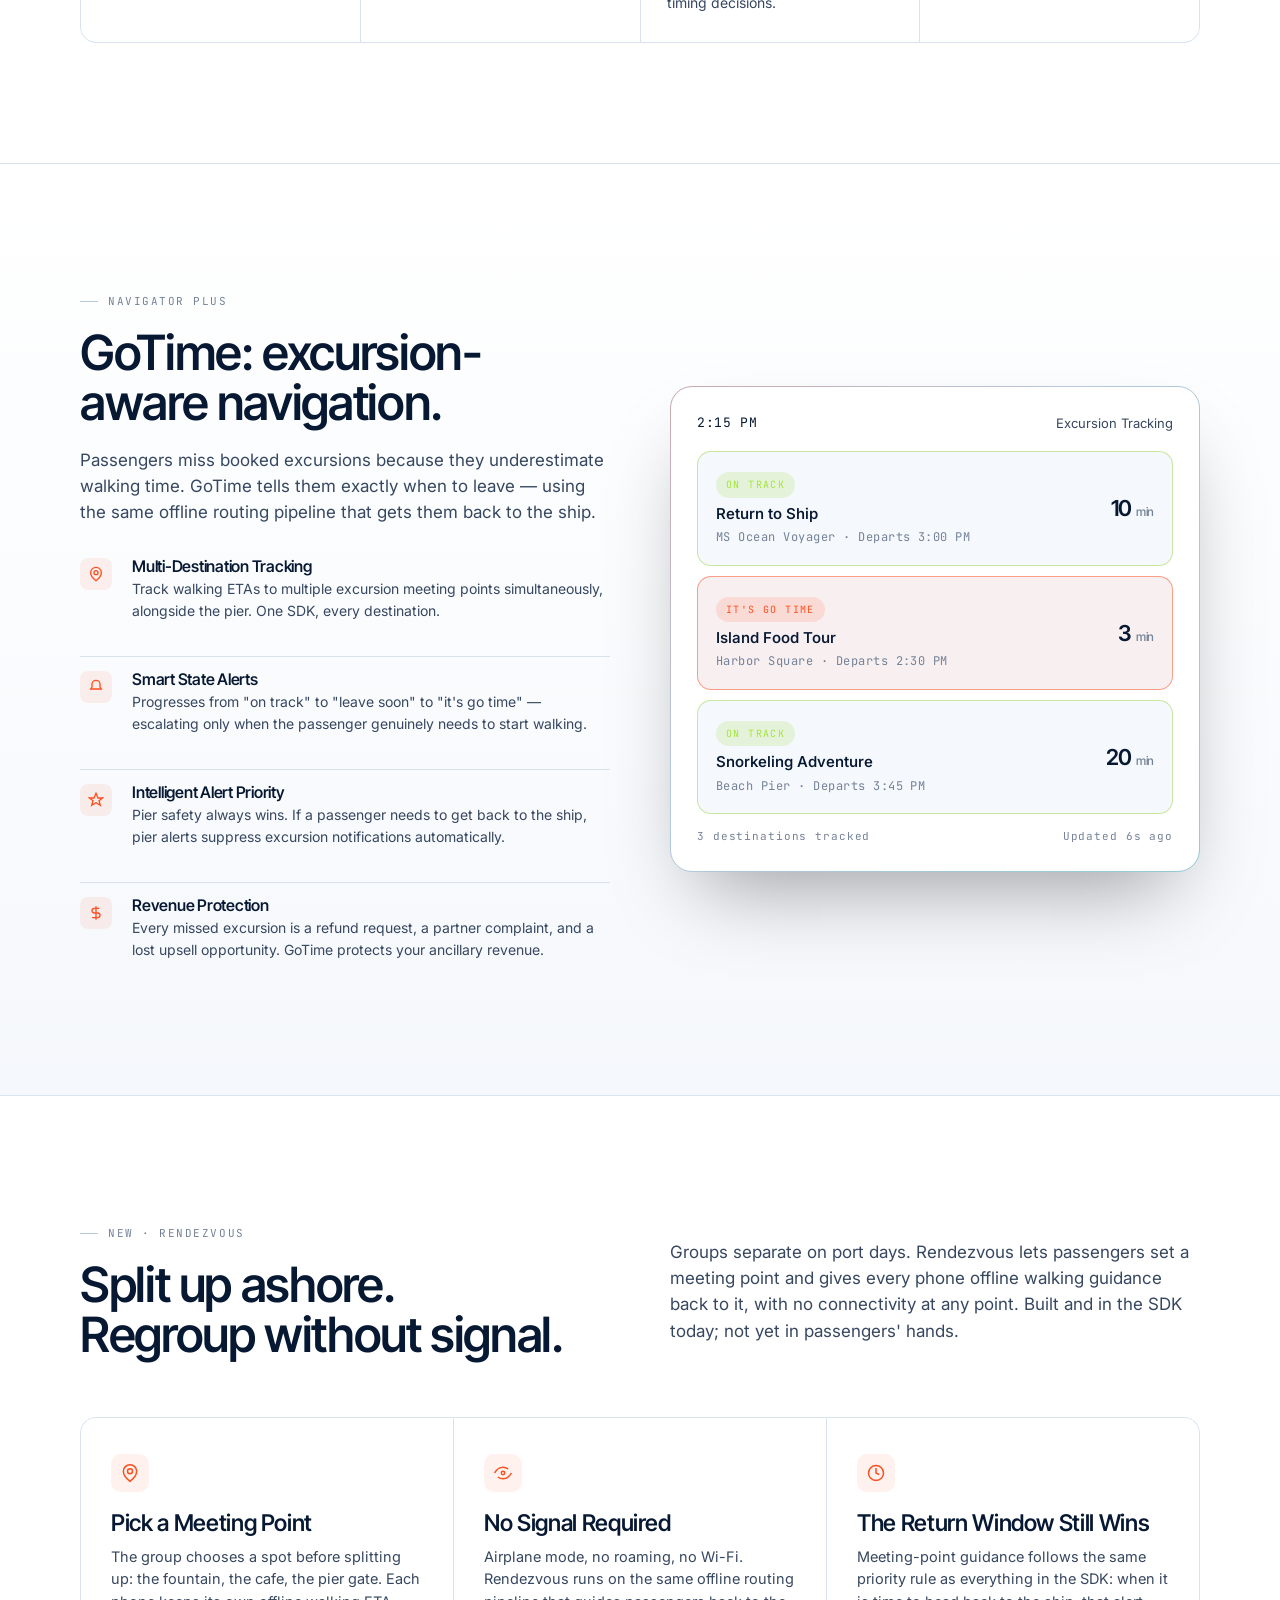
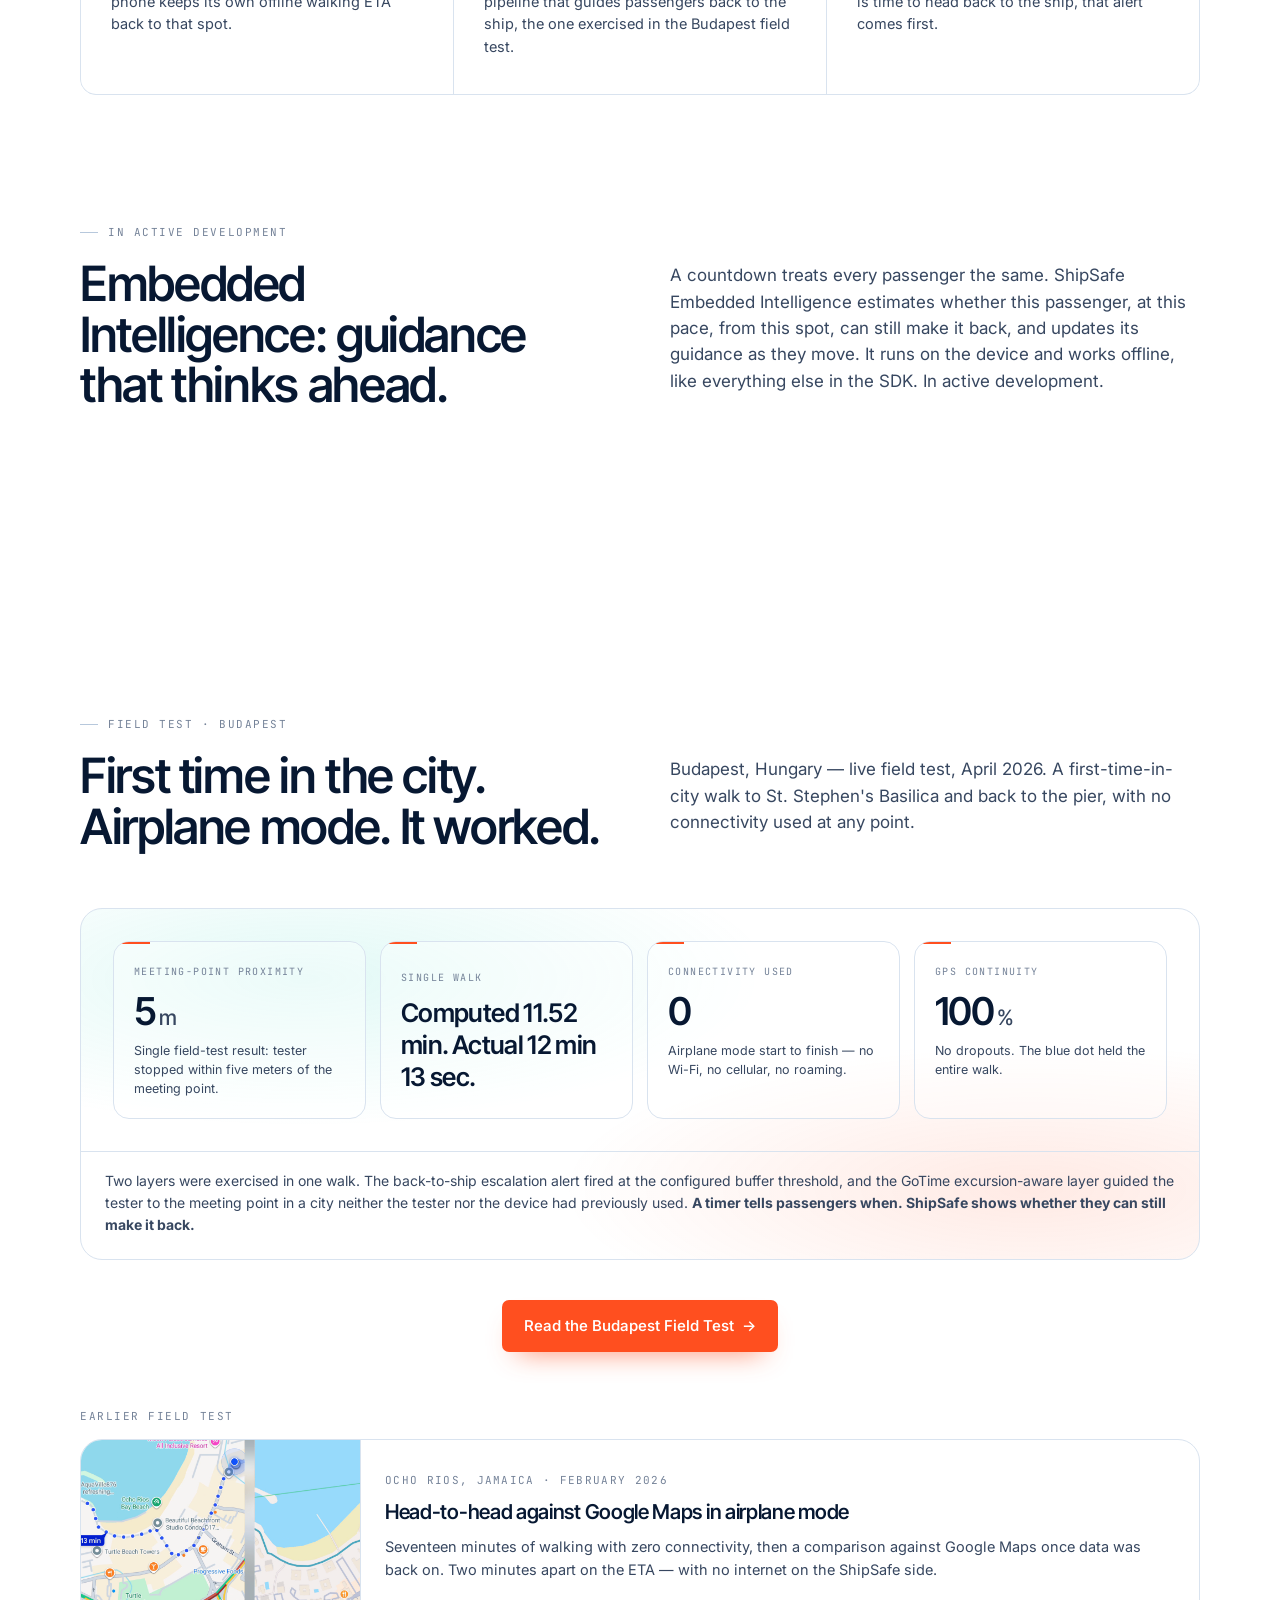
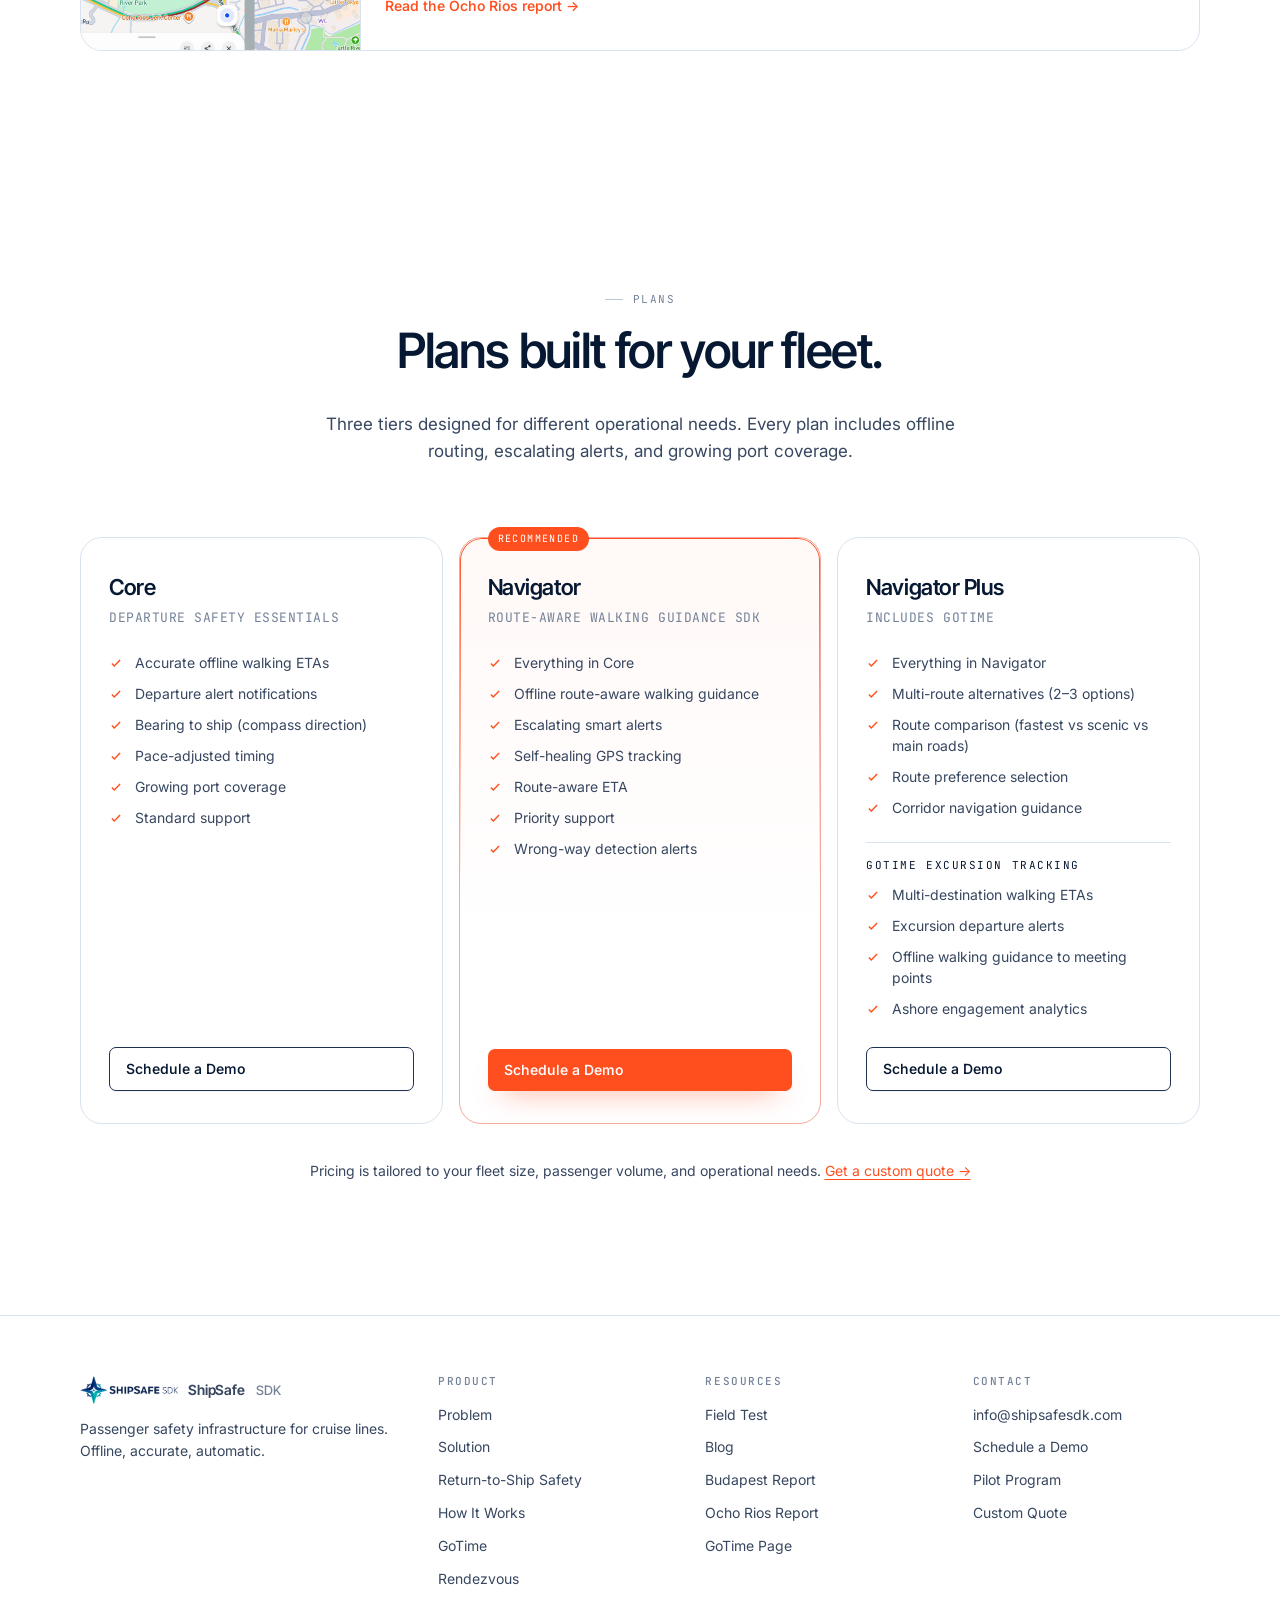
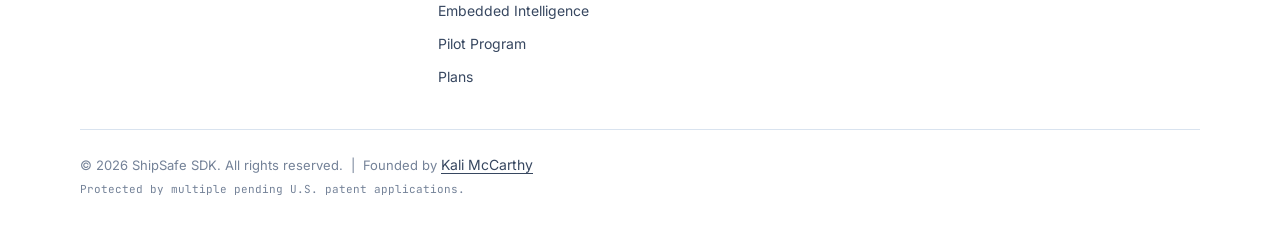
<file: demo/index.html>
<!DOCTYPE html>
<html lang="en">
<head>
<meta charset="UTF-8">
<meta name="viewport" content="width=device-width, initial-scale=1.0">
<title>ShipSafe SDK Demo Moved</title>
<meta name="description" content="The ShipSafe SDK Return-to-Ship Safety demo now lives on the homepage, where the live visual shows walking ETA, return margin, route progress, and alert state.">
<meta name="robots" content="noindex, follow">
<link rel="canonical" href="https://shipsafesdk.com/">
<meta http-equiv="refresh" content="0; url=/?from=demo#live-demo">
<script>
  window.location.replace('/?from=demo#live-demo');
</script>
</head>
<body>
  <main>
    <h1>ShipSafe SDK Demo Moved</h1>
    <p>The Return-to-Ship Safety demo now lives on the homepage, where the live visual shows walking ETA, return margin, route progress, and alert state.</p>
    <p><a href="/?from=demo#live-demo">Open the homepage live demo</a></p>
    <nav aria-label="ShipSafe links">
      <a href="/">ShipSafe SDK homepage</a>
      <a href="/return-to-ship-safety/">Return-to-Ship Safety</a>
      <a href="/pilot-program/">Pilot Program</a>
    </nav>
  </main>
</body>
</html>
</file>
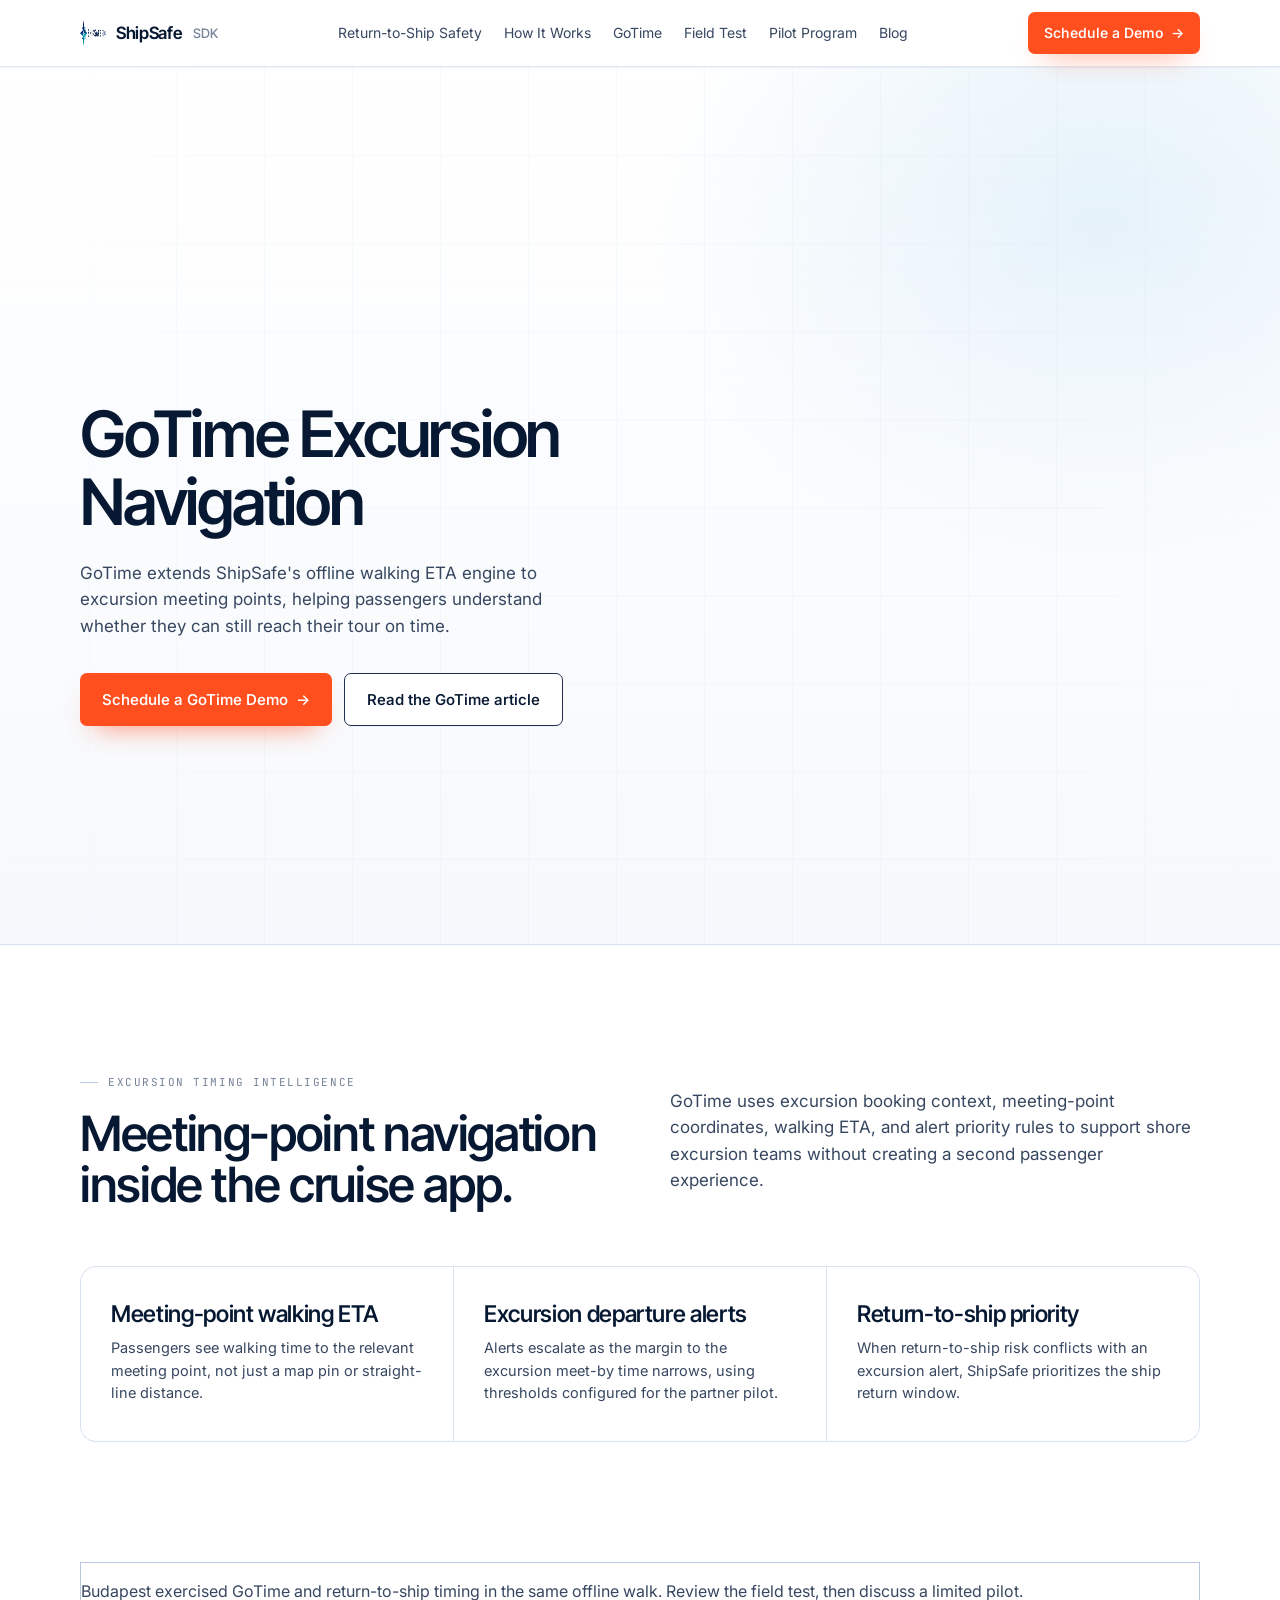
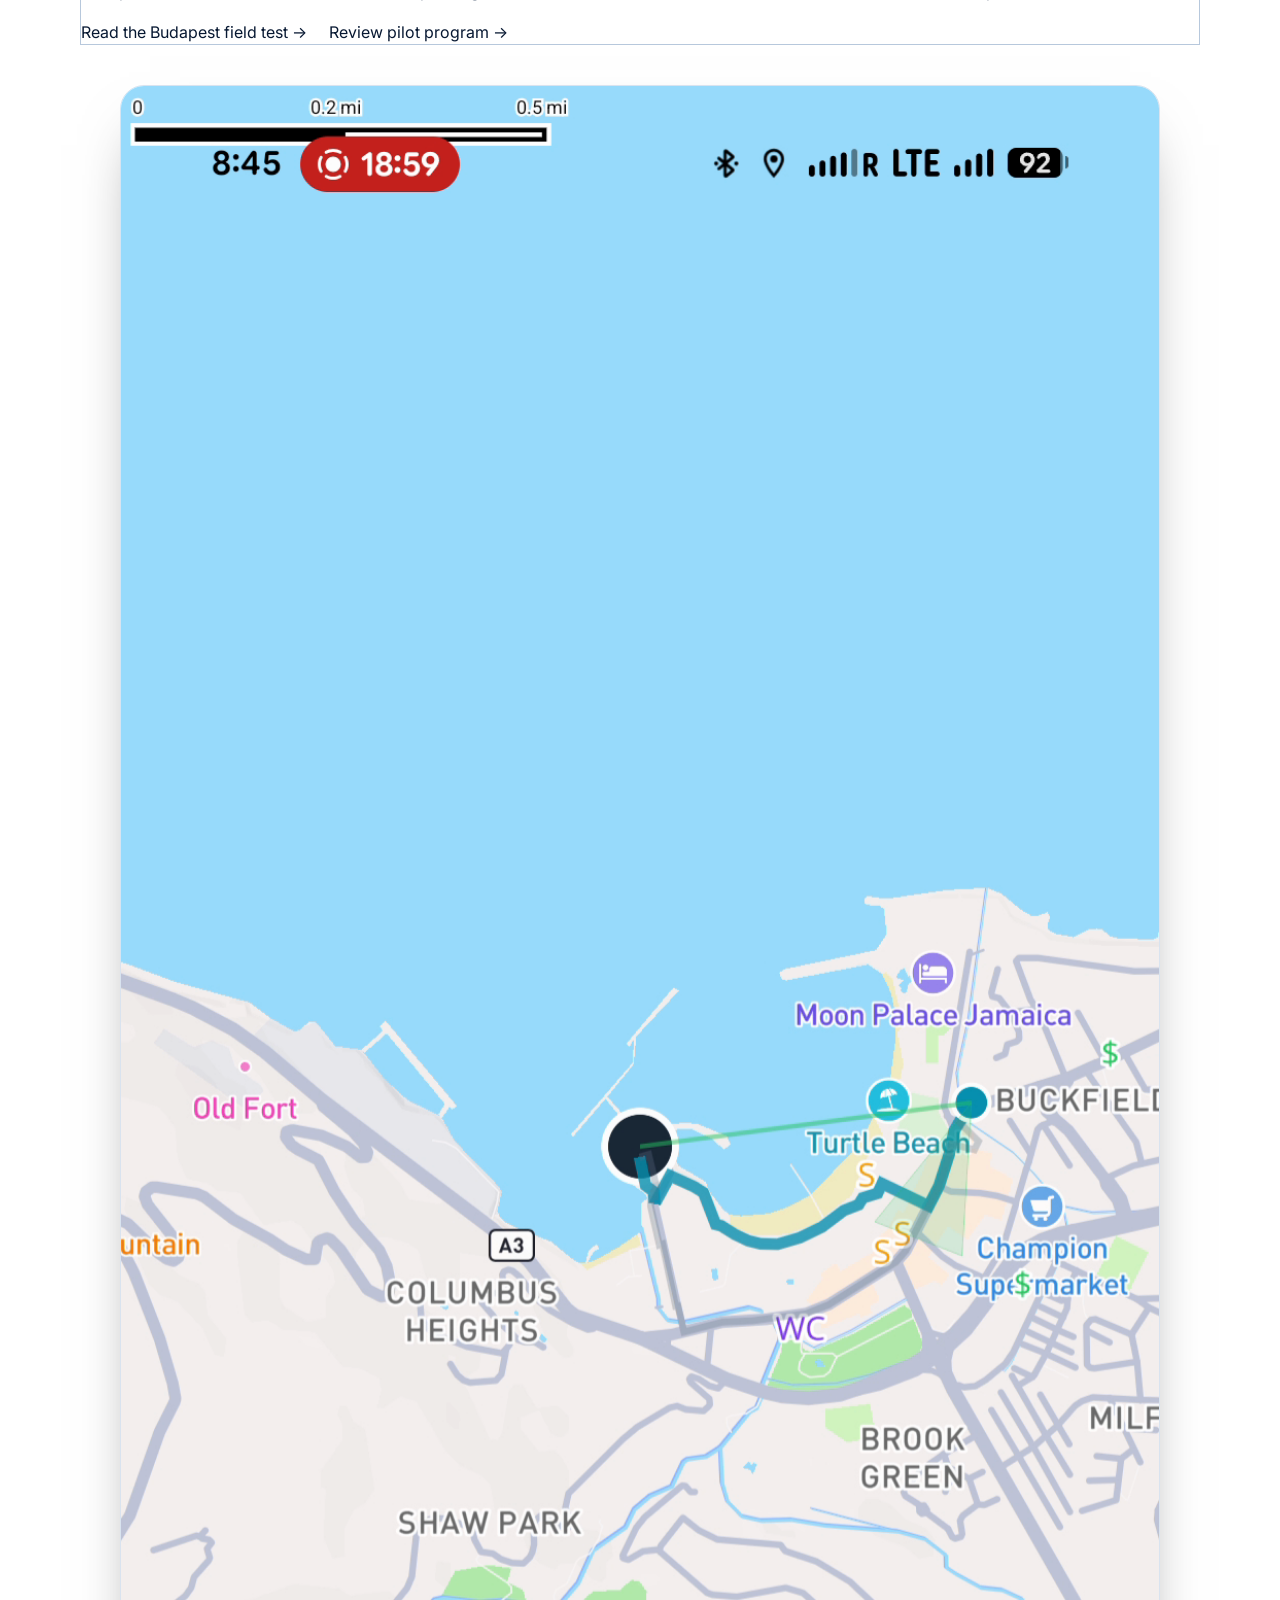
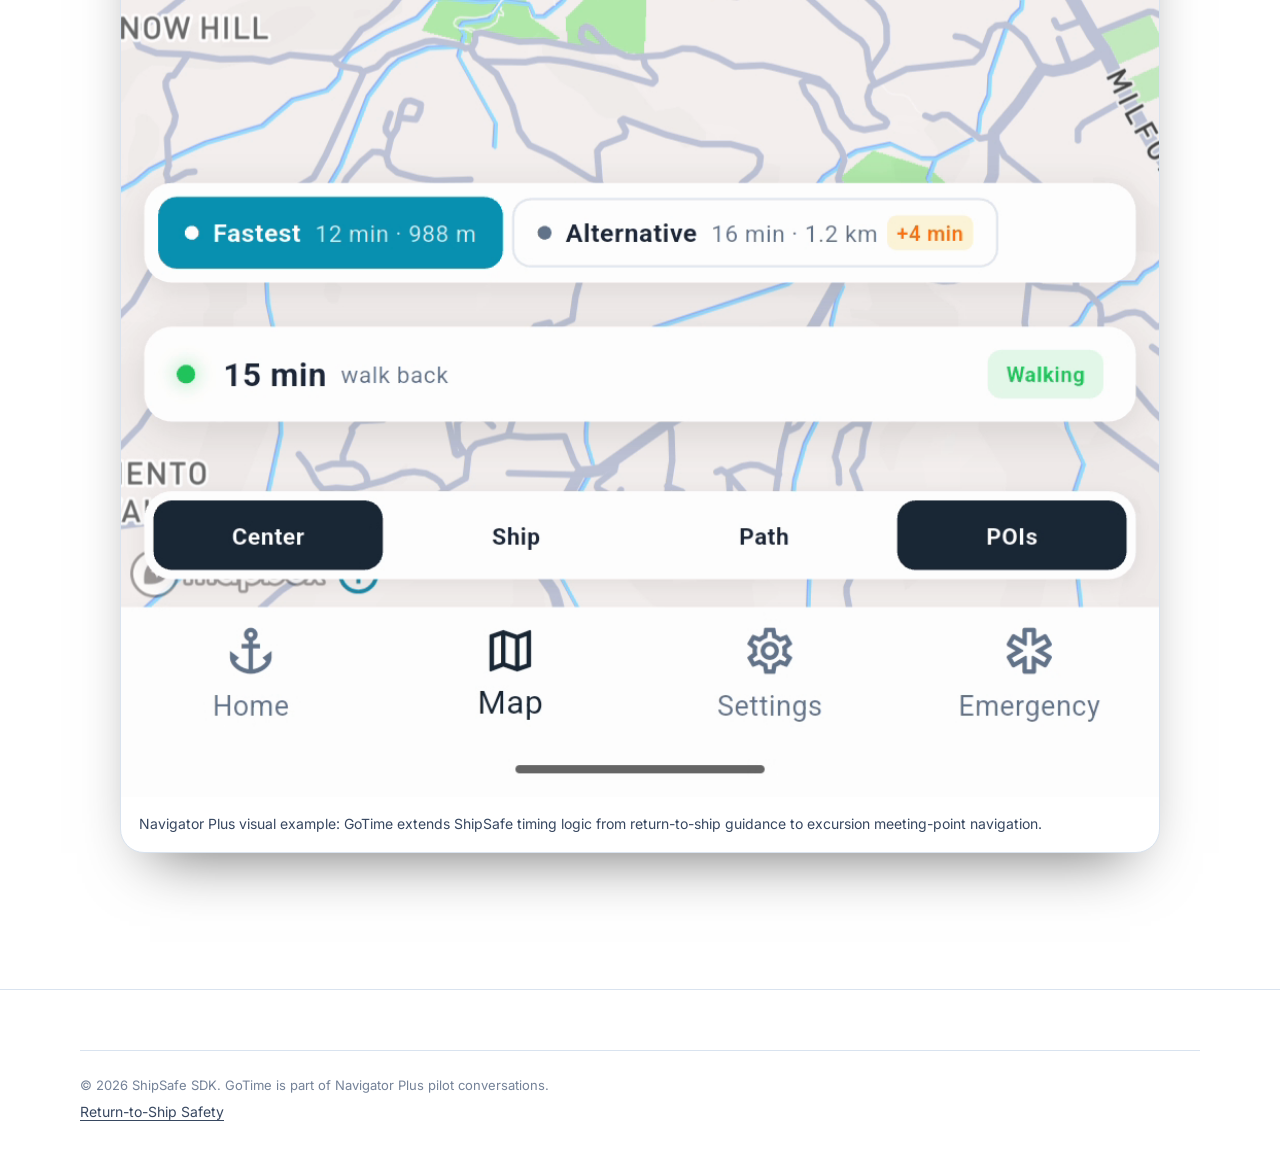
<file: gotime/index.html>
<!DOCTYPE html>
<html lang="en">
<head>
  <meta charset="UTF-8">
  <meta name="viewport" content="width=device-width, initial-scale=1.0">
  <title>GoTime Excursion Navigation | ShipSafe SDK</title>
  <meta name="description" content="GoTime extends ShipSafe SDK from return-to-ship safety to excursion meeting-point navigation, using offline walking ETAs and alert priority inside existing cruise-line apps.">
  <meta property="og:title" content="GoTime Excursion Navigation">
  <meta property="og:description" content="Offline walking ETA and smart alert priority for excursion meeting points inside existing cruise-line passenger apps.">
  <meta property="og:image" content="https://shipsafesdk.com/assets/logo.png">
  <meta property="og:url" content="https://shipsafesdk.com/gotime/">
  <meta property="og:type" content="website">
  <meta name="twitter:card" content="summary_large_image">
  <link rel="canonical" href="https://shipsafesdk.com/gotime/">
  <meta name="robots" content="index, follow">
  <meta name="theme-color" content="#06101f">
  <link rel="icon" type="image/svg+xml" href="/assets/favicon.svg">
  <link rel="icon" type="image/png" href="/assets/favicon.png">
  <link rel="preconnect" href="https://fonts.googleapis.com">
  <link rel="preconnect" href="https://fonts.gstatic.com" crossorigin>
  <link href="https://fonts.googleapis.com/css2?family=Inter+Tight:wght@400;500;560;580;620&family=Inter:wght@400;450;500;550;600&family=JetBrains+Mono:wght@400;500&display=swap" rel="stylesheet">
  <link rel="stylesheet" href="/css/styles.css?v=20260625-light-demo-5">
  <style>
    .page-visual {
      margin-top: 40px;
      overflow: hidden;
      border: 1px solid var(--border);
      border-radius: 24px;
      background: var(--bg-card);
      box-shadow: var(--shadow-lg);
    }
    .page-visual img { width: 100%; }
    .page-visual figcaption {
      padding: 16px 18px;
      color: var(--ink-dim);
      font-size: 14px;
      line-height: 1.6;
    }
  </style>
</head>
<body>
  <header class="nav nav-scrolled" id="navbar">
    <div class="container nav-inner">
      <a class="brand" href="/">
        <img src="/assets/logo.png" alt="ShipSafe SDK">
        <span>ShipSafe</span><span class="sdk-tag">SDK</span>
      </a>
      <nav class="nav-links" id="navLinks">
        <a href="/return-to-ship-safety/">Return-to-Ship Safety</a>
        <a href="/#how-it-works">How It Works</a>
        <a href="/gotime/">GoTime</a>
        <a href="/#field-test">Field Test</a>
        <a href="/pilot-program/">Pilot Program</a>
        <a href="/blog/">Blog</a>
      </nav>
      <a class="btn accent nav-cta" href="mailto:info@shipsafesdk.com?subject=GoTime%20Excursion%20Navigation%20Demo">Schedule a Demo <span class="arrow">&rarr;</span></a>
      <button class="hamburger" id="hamburger" aria-label="Toggle menu"><span></span><span></span><span></span></button>
    </div>
  </header>

  <section class="hero" style="min-height:520px;">
    <div class="hero-bg" aria-hidden="true"><div class="grid"></div></div>
    <div class="container hero-inner">
      <div class="hero-copy reveal">
        <div class="eyebrow">Navigator Plus</div>
        <h1 style="margin-top:18px;">GoTime Excursion Navigation</h1>
        <p class="hero-sub">
          GoTime extends ShipSafe's offline walking ETA engine to excursion meeting points, helping passengers understand whether they can still reach their tour on time.
        </p>
        <div class="hero-cta">
          <a class="btn accent lg" href="mailto:info@shipsafesdk.com?subject=GoTime%20Excursion%20Navigation%20Demo">Schedule a GoTime Demo <span class="arrow">&rarr;</span></a>
          <a class="btn ghost lg" href="/blog/2026-03-18-introducing-gotime/">Read the GoTime article</a>
        </div>
      </div>
    </div>
  </section>

  <section class="section">
    <div class="container">
      <div class="section-head reveal">
        <div>
          <div class="eyebrow">Excursion Timing Intelligence</div>
          <h2 style="margin-top:18px;">Meeting-point navigation inside the cruise app.</h2>
        </div>
        <p>GoTime uses excursion booking context, meeting-point coordinates, walking ETA, and alert priority rules to support shore excursion teams without creating a second passenger experience.</p>
      </div>
      <div class="features reveal">
        <div class="feature">
          <h3>Meeting-point walking ETA</h3>
          <p>Passengers see walking time to the relevant meeting point, not just a map pin or straight-line distance.</p>
        </div>
        <div class="feature">
          <h3>Excursion departure alerts</h3>
          <p>Alerts escalate as the margin to the excursion meet-by time narrows, using thresholds configured for the partner pilot.</p>
        </div>
        <div class="feature">
          <h3>Return-to-ship priority</h3>
          <p>When return-to-ship risk conflicts with an excursion alert, ShipSafe prioritizes the ship return window.</p>
        </div>
      </div>
    </div>
  </section>

  <section class="section" style="padding-top:0;">
    <div class="container">
      <div class="article-cta">
        <p>Budapest exercised GoTime and return-to-ship timing in the same offline walk. Review the field test, then discuss a limited pilot.</p>
        <a href="/blog/2026-04-29-field-test-budapest/" class="cta-link">Read the Budapest field test &rarr;</a>
        <a href="/pilot-program/" class="cta-link" style="margin-left:18px;">Review pilot program &rarr;</a>
      </div>
      <figure class="page-visual reveal">
        <img src="/assets/field-test/navigator_plus_multi_route.png" alt="Navigator Plus field-test screenshot showing multiple route options and excursion-aware navigation">
        <figcaption>Navigator Plus visual example: GoTime extends ShipSafe timing logic from return-to-ship guidance to excursion meeting-point navigation.</figcaption>
      </figure>
    </div>
  </section>

  <footer class="footer">
    <div class="container">
      <div class="footer-bottom">
        <span>&copy; 2026 ShipSafe SDK. GoTime is part of Navigator Plus pilot conversations.</span>
        <span><a href="/return-to-ship-safety/" style="color:var(--ink-dim); text-decoration:underline; text-underline-offset:3px;">Return-to-Ship Safety</a></span>
      </div>
    </div>
  </footer>
  <script src="/js/main.js"></script>
</body>
</html>
</file>
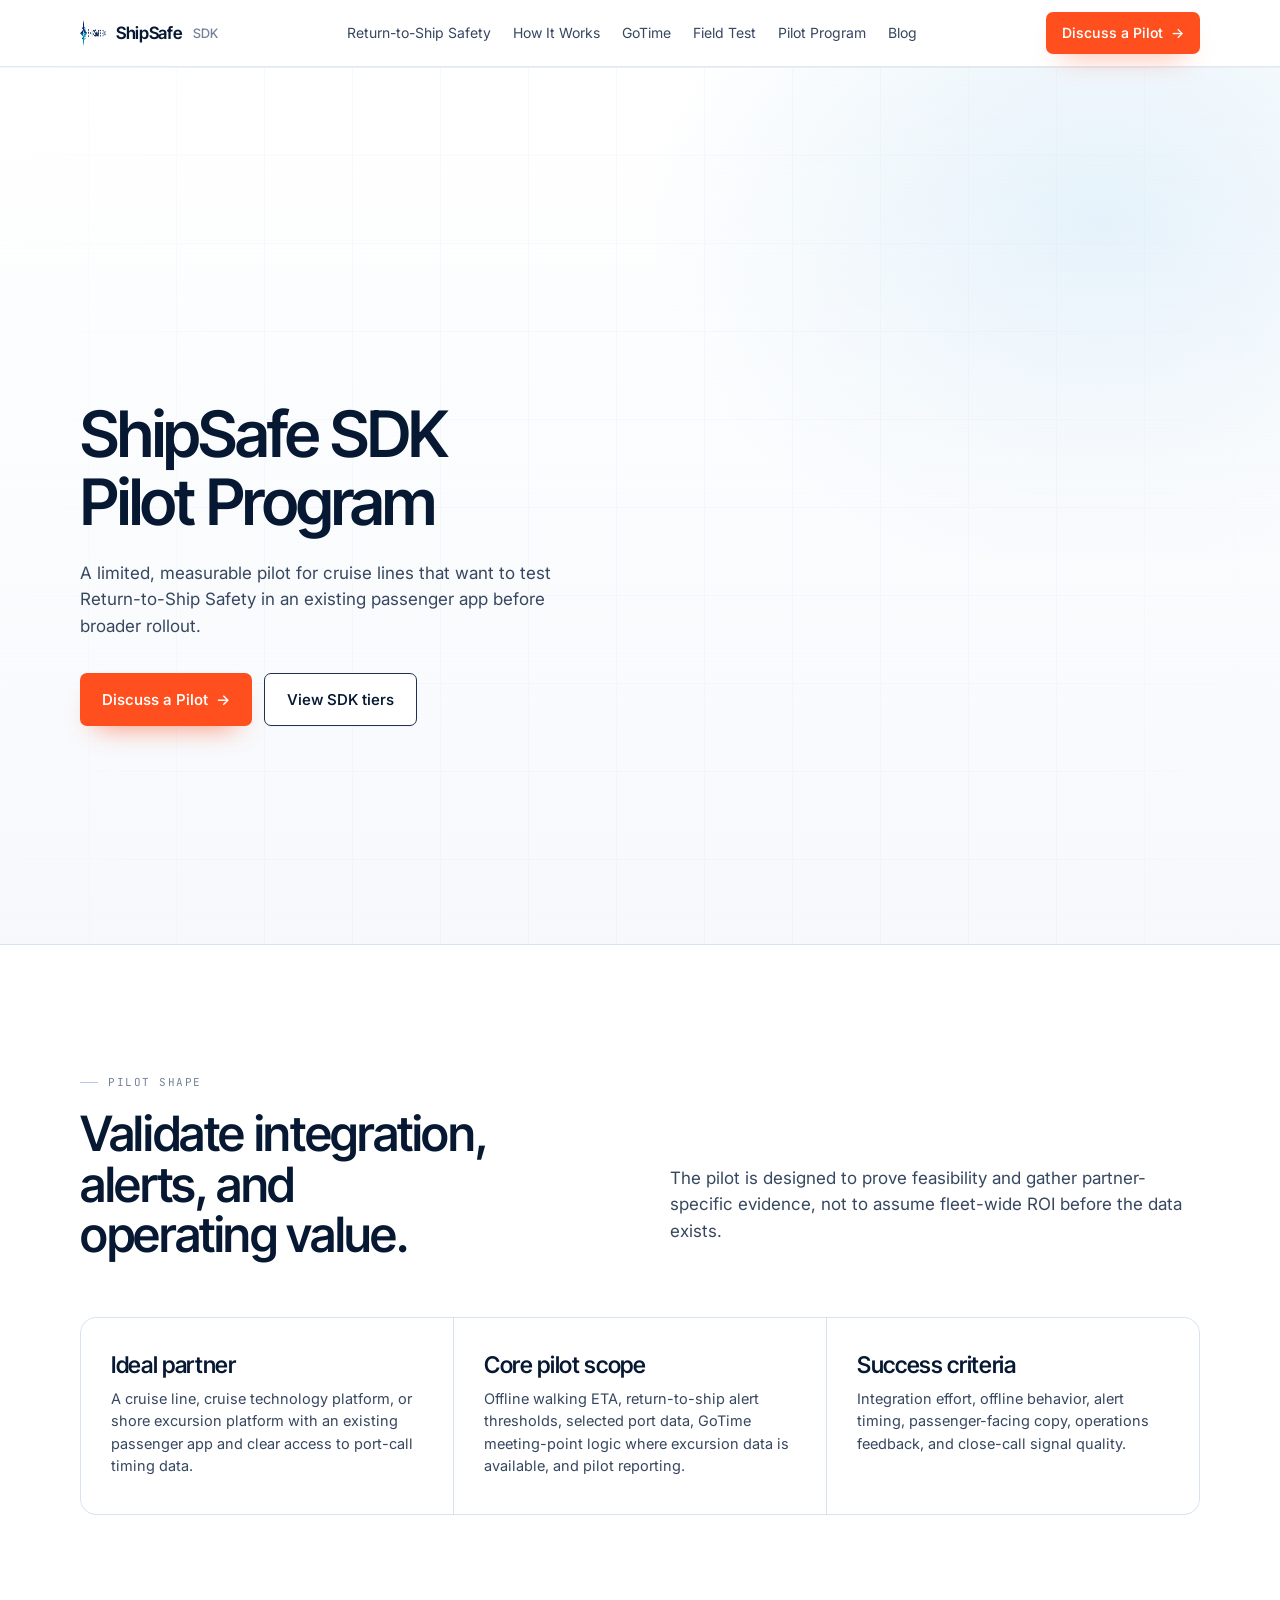
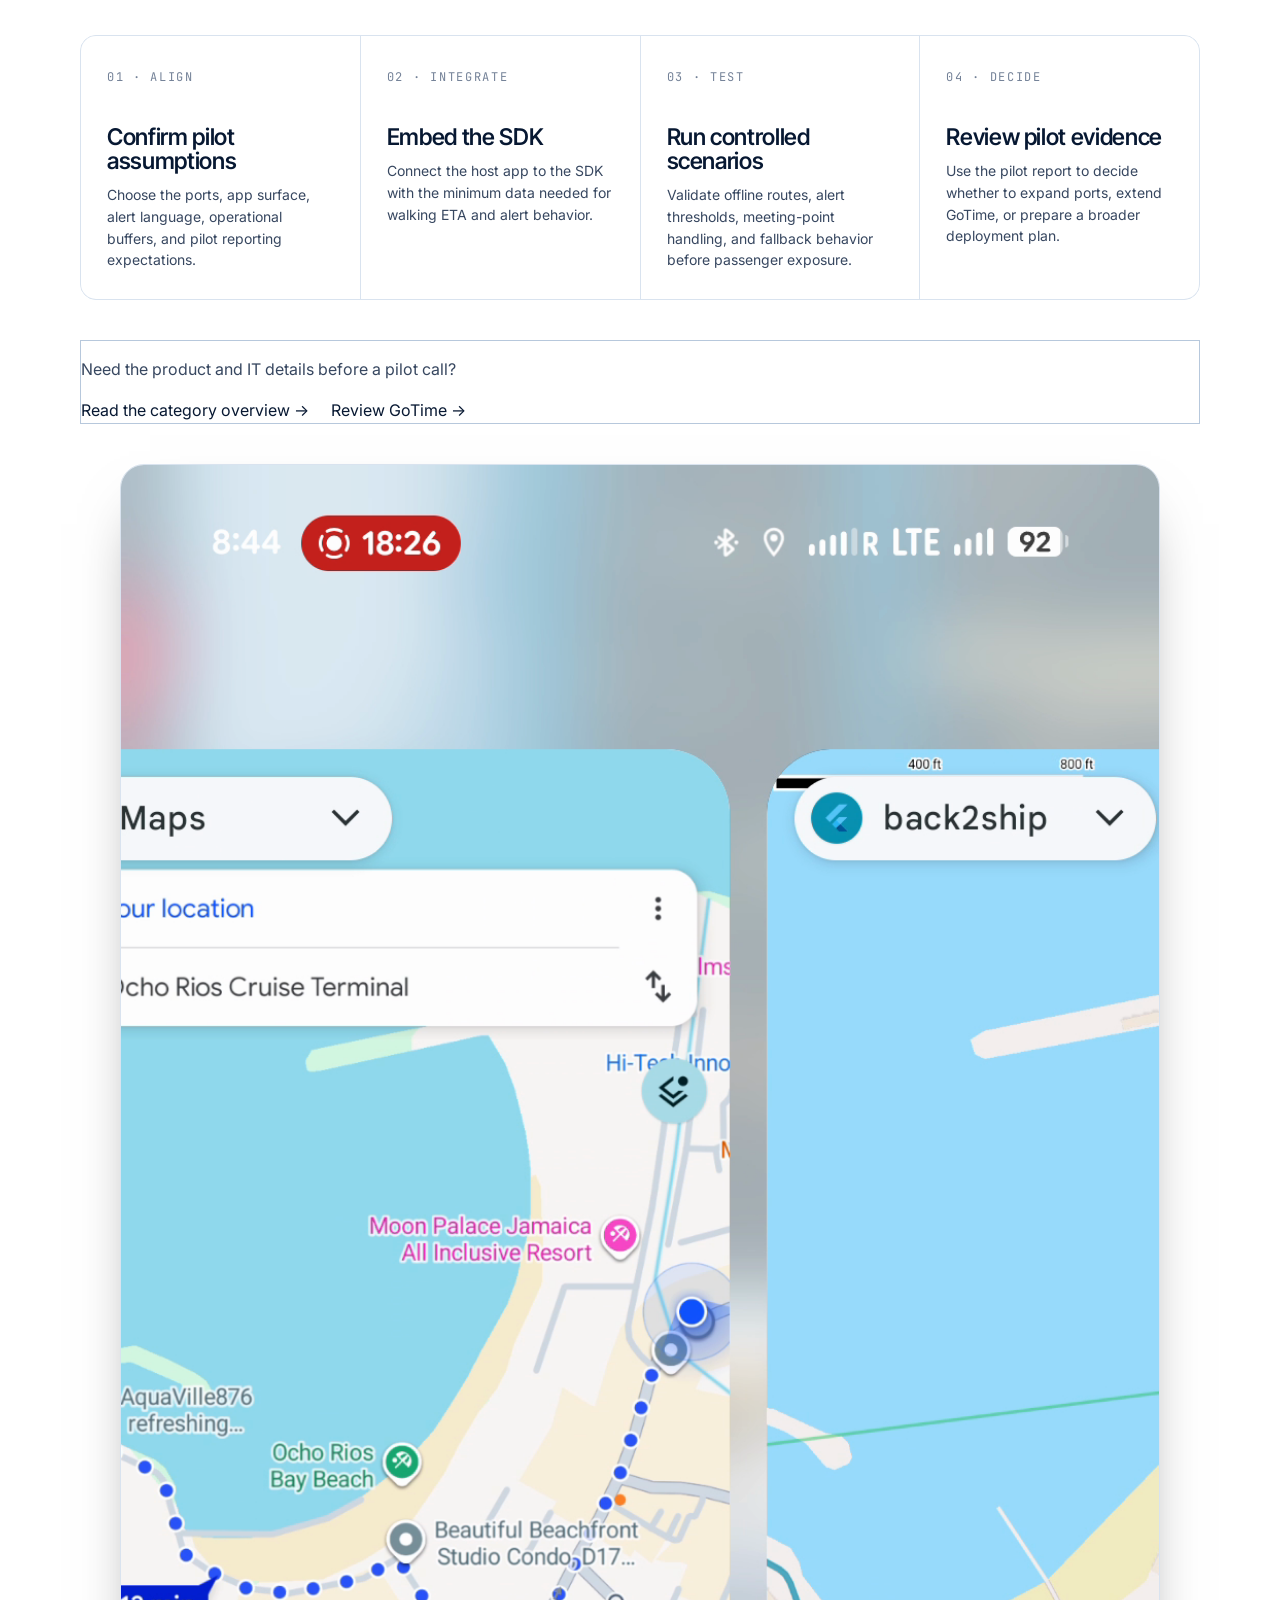
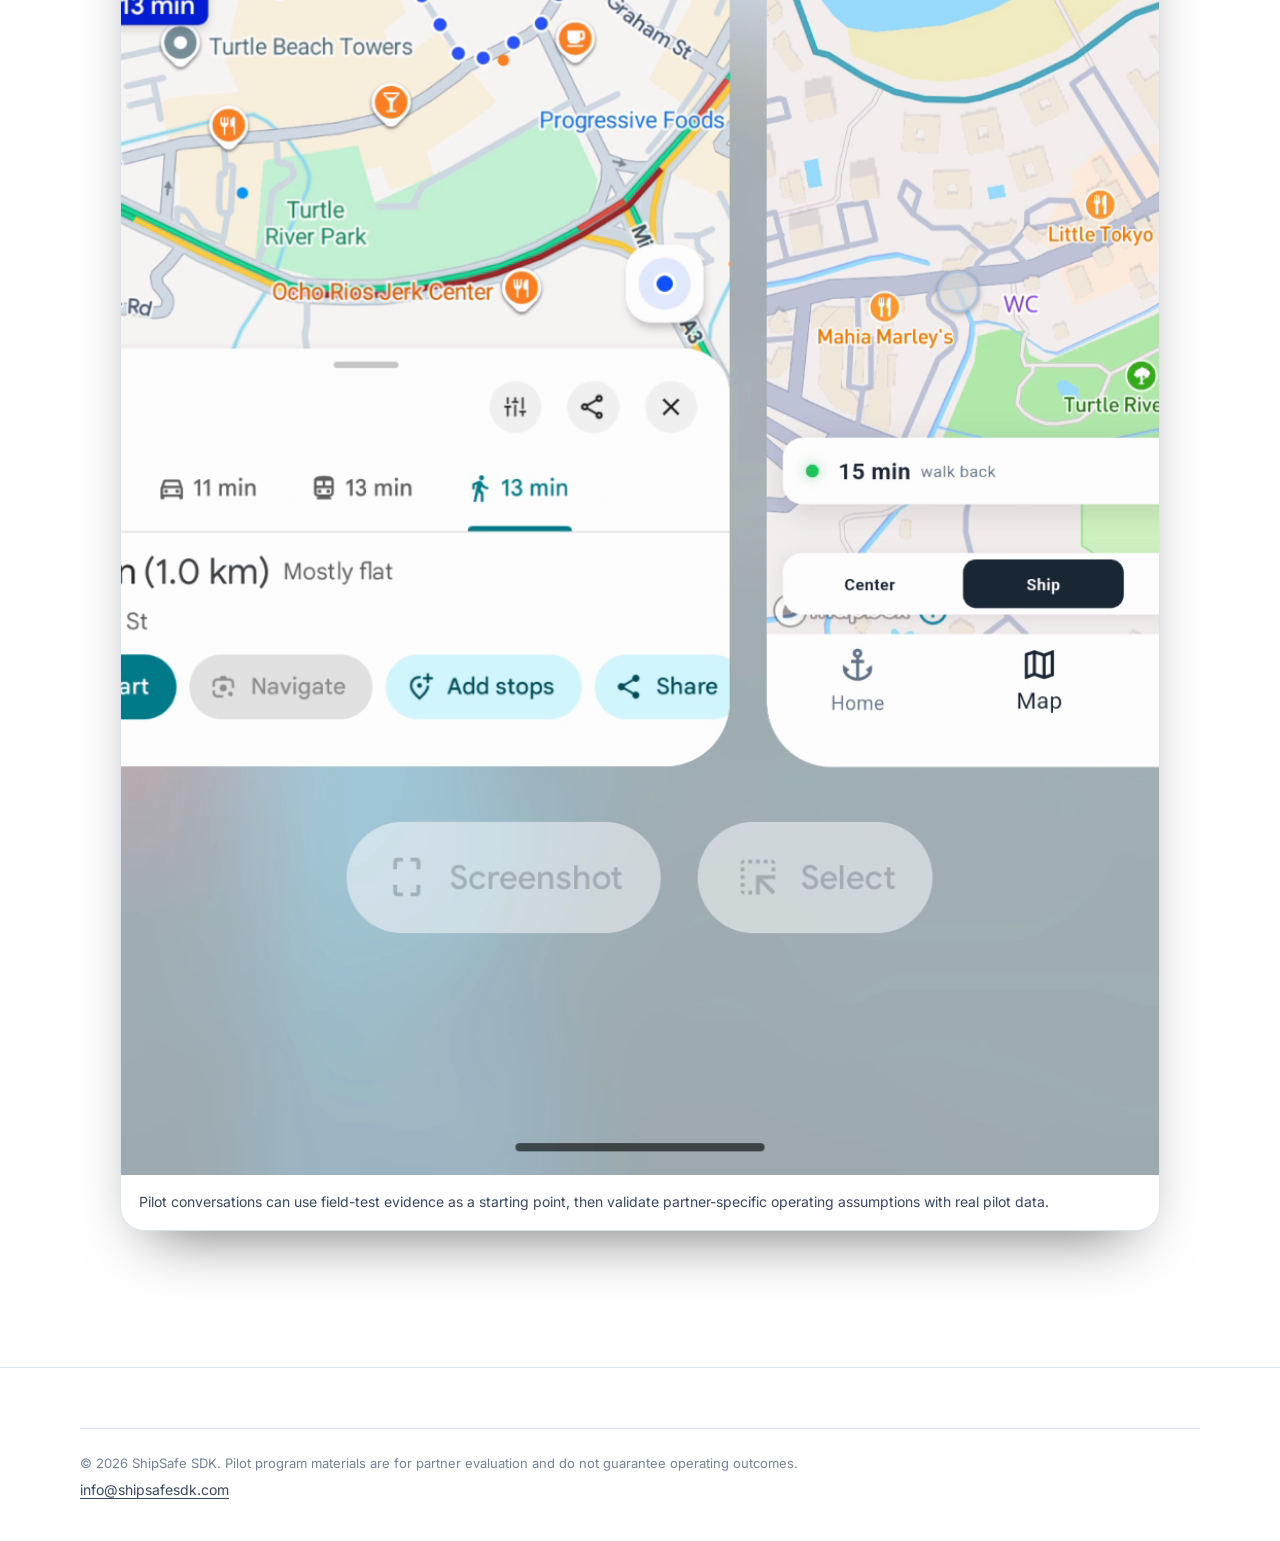
<file: pilot-program/index.html>
<!DOCTYPE html>
<html lang="en">
<head>
  <meta charset="UTF-8">
  <meta name="viewport" content="width=device-width, initial-scale=1.0">
  <title>ShipSafe SDK Pilot Program | ShipSafe SDK</title>
  <meta name="description" content="A structured ShipSafe SDK pilot for cruise lines that want to validate offline walking ETAs, return alerts, GoTime excursion navigation, and existing passenger app integration.">
  <meta property="og:title" content="ShipSafe SDK Pilot Program">
  <meta property="og:description" content="Validate Return-to-Ship Safety inside an existing cruise-line passenger app with a limited, measurable pilot.">
  <meta property="og:image" content="https://shipsafesdk.com/assets/logo.png">
  <meta property="og:url" content="https://shipsafesdk.com/pilot-program/">
  <meta property="og:type" content="website">
  <meta name="twitter:card" content="summary_large_image">
  <link rel="canonical" href="https://shipsafesdk.com/pilot-program/">
  <meta name="robots" content="index, follow">
  <meta name="theme-color" content="#06101f">
  <link rel="icon" type="image/svg+xml" href="/assets/favicon.svg">
  <link rel="icon" type="image/png" href="/assets/favicon.png">
  <link rel="preconnect" href="https://fonts.googleapis.com">
  <link rel="preconnect" href="https://fonts.gstatic.com" crossorigin>
  <link href="https://fonts.googleapis.com/css2?family=Inter+Tight:wght@400;500;560;580;620&family=Inter:wght@400;450;500;550;600&family=JetBrains+Mono:wght@400;500&display=swap" rel="stylesheet">
  <link rel="stylesheet" href="/css/styles.css?v=20260625-light-demo-5">
  <style>
    .page-visual {
      margin-top: 40px;
      overflow: hidden;
      border: 1px solid var(--border);
      border-radius: 24px;
      background: var(--bg-card);
      box-shadow: var(--shadow-lg);
    }
    .page-visual img { width: 100%; }
    .page-visual figcaption {
      padding: 16px 18px;
      color: var(--ink-dim);
      font-size: 14px;
      line-height: 1.6;
    }
  </style>
</head>
<body>
  <header class="nav nav-scrolled" id="navbar">
    <div class="container nav-inner">
      <a class="brand" href="/">
        <img src="/assets/logo.png" alt="ShipSafe SDK">
        <span>ShipSafe</span><span class="sdk-tag">SDK</span>
      </a>
      <nav class="nav-links" id="navLinks">
        <a href="/return-to-ship-safety/">Return-to-Ship Safety</a>
        <a href="/#how-it-works">How It Works</a>
        <a href="/gotime/">GoTime</a>
        <a href="/#field-test">Field Test</a>
        <a href="/pilot-program/">Pilot Program</a>
        <a href="/blog/">Blog</a>
      </nav>
      <a class="btn accent nav-cta" href="mailto:info@shipsafesdk.com?subject=ShipSafe%20SDK%20Pilot%20Program">Discuss a Pilot <span class="arrow">&rarr;</span></a>
      <button class="hamburger" id="hamburger" aria-label="Toggle menu"><span></span><span></span><span></span></button>
    </div>
  </header>

  <section class="hero" style="min-height:520px;">
    <div class="hero-bg" aria-hidden="true"><div class="grid"></div></div>
    <div class="container hero-inner">
      <div class="hero-copy reveal">
        <div class="eyebrow">Pilot Funnel</div>
        <h1 style="margin-top:18px;">ShipSafe SDK Pilot Program</h1>
        <p class="hero-sub">
          A limited, measurable pilot for cruise lines that want to test Return-to-Ship Safety in an existing passenger app before broader rollout.
        </p>
        <div class="hero-cta">
          <a class="btn accent lg" href="mailto:info@shipsafesdk.com?subject=ShipSafe%20SDK%20Pilot%20Program">Discuss a Pilot <span class="arrow">&rarr;</span></a>
          <a class="btn ghost lg" href="/#plans">View SDK tiers</a>
        </div>
      </div>
    </div>
  </section>

  <section class="section">
    <div class="container">
      <div class="section-head reveal">
        <div>
          <div class="eyebrow">Pilot Shape</div>
          <h2 style="margin-top:18px;">Validate integration, alerts, and operating value.</h2>
        </div>
        <p>The pilot is designed to prove feasibility and gather partner-specific evidence, not to assume fleet-wide ROI before the data exists.</p>
      </div>
      <div class="features reveal">
        <div class="feature">
          <h3>Ideal partner</h3>
          <p>A cruise line, cruise technology platform, or shore excursion platform with an existing passenger app and clear access to port-call timing data.</p>
        </div>
        <div class="feature">
          <h3>Core pilot scope</h3>
          <p>Offline walking ETA, return-to-ship alert thresholds, selected port data, GoTime meeting-point logic where excursion data is available, and pilot reporting.</p>
        </div>
        <div class="feature">
          <h3>Success criteria</h3>
          <p>Integration effort, offline behavior, alert timing, passenger-facing copy, operations feedback, and close-call signal quality.</p>
        </div>
      </div>
    </div>
  </section>

  <section class="section" style="padding-top:0;">
    <div class="container">
      <div class="steps reveal">
        <div class="step">
          <div class="step-num">01 · ALIGN</div>
          <h3>Confirm pilot assumptions</h3>
          <p>Choose the ports, app surface, alert language, operational buffers, and pilot reporting expectations.</p>
        </div>
        <div class="step">
          <div class="step-num">02 · INTEGRATE</div>
          <h3>Embed the SDK</h3>
          <p>Connect the host app to the SDK with the minimum data needed for walking ETA and alert behavior.</p>
        </div>
        <div class="step">
          <div class="step-num">03 · TEST</div>
          <h3>Run controlled scenarios</h3>
          <p>Validate offline routes, alert thresholds, meeting-point handling, and fallback behavior before passenger exposure.</p>
        </div>
        <div class="step">
          <div class="step-num">04 · DECIDE</div>
          <h3>Review pilot evidence</h3>
          <p>Use the pilot report to decide whether to expand ports, extend GoTime, or prepare a broader deployment plan.</p>
        </div>
      </div>
      <div class="article-cta" style="margin-top:40px;">
        <p>Need the product and IT details before a pilot call?</p>
        <a href="/return-to-ship-safety/" class="cta-link">Read the category overview &rarr;</a>
        <a href="/gotime/" class="cta-link" style="margin-left:18px;">Review GoTime &rarr;</a>
      </div>
      <figure class="page-visual reveal">
        <img src="/assets/field-test/side_by_side_comparison.png" alt="Field-test comparison showing connected map ETA next to ShipSafe offline ETA">
        <figcaption>Pilot conversations can use field-test evidence as a starting point, then validate partner-specific operating assumptions with real pilot data.</figcaption>
      </figure>
    </div>
  </section>

  <footer class="footer">
    <div class="container">
      <div class="footer-bottom">
        <span>&copy; 2026 ShipSafe SDK. Pilot program materials are for partner evaluation and do not guarantee operating outcomes.</span>
        <span><a href="mailto:info@shipsafesdk.com" style="color:var(--ink-dim); text-decoration:underline; text-underline-offset:3px;">info@shipsafesdk.com</a></span>
      </div>
    </div>
  </footer>
  <script src="/js/main.js"></script>
</body>
</html>
</file>
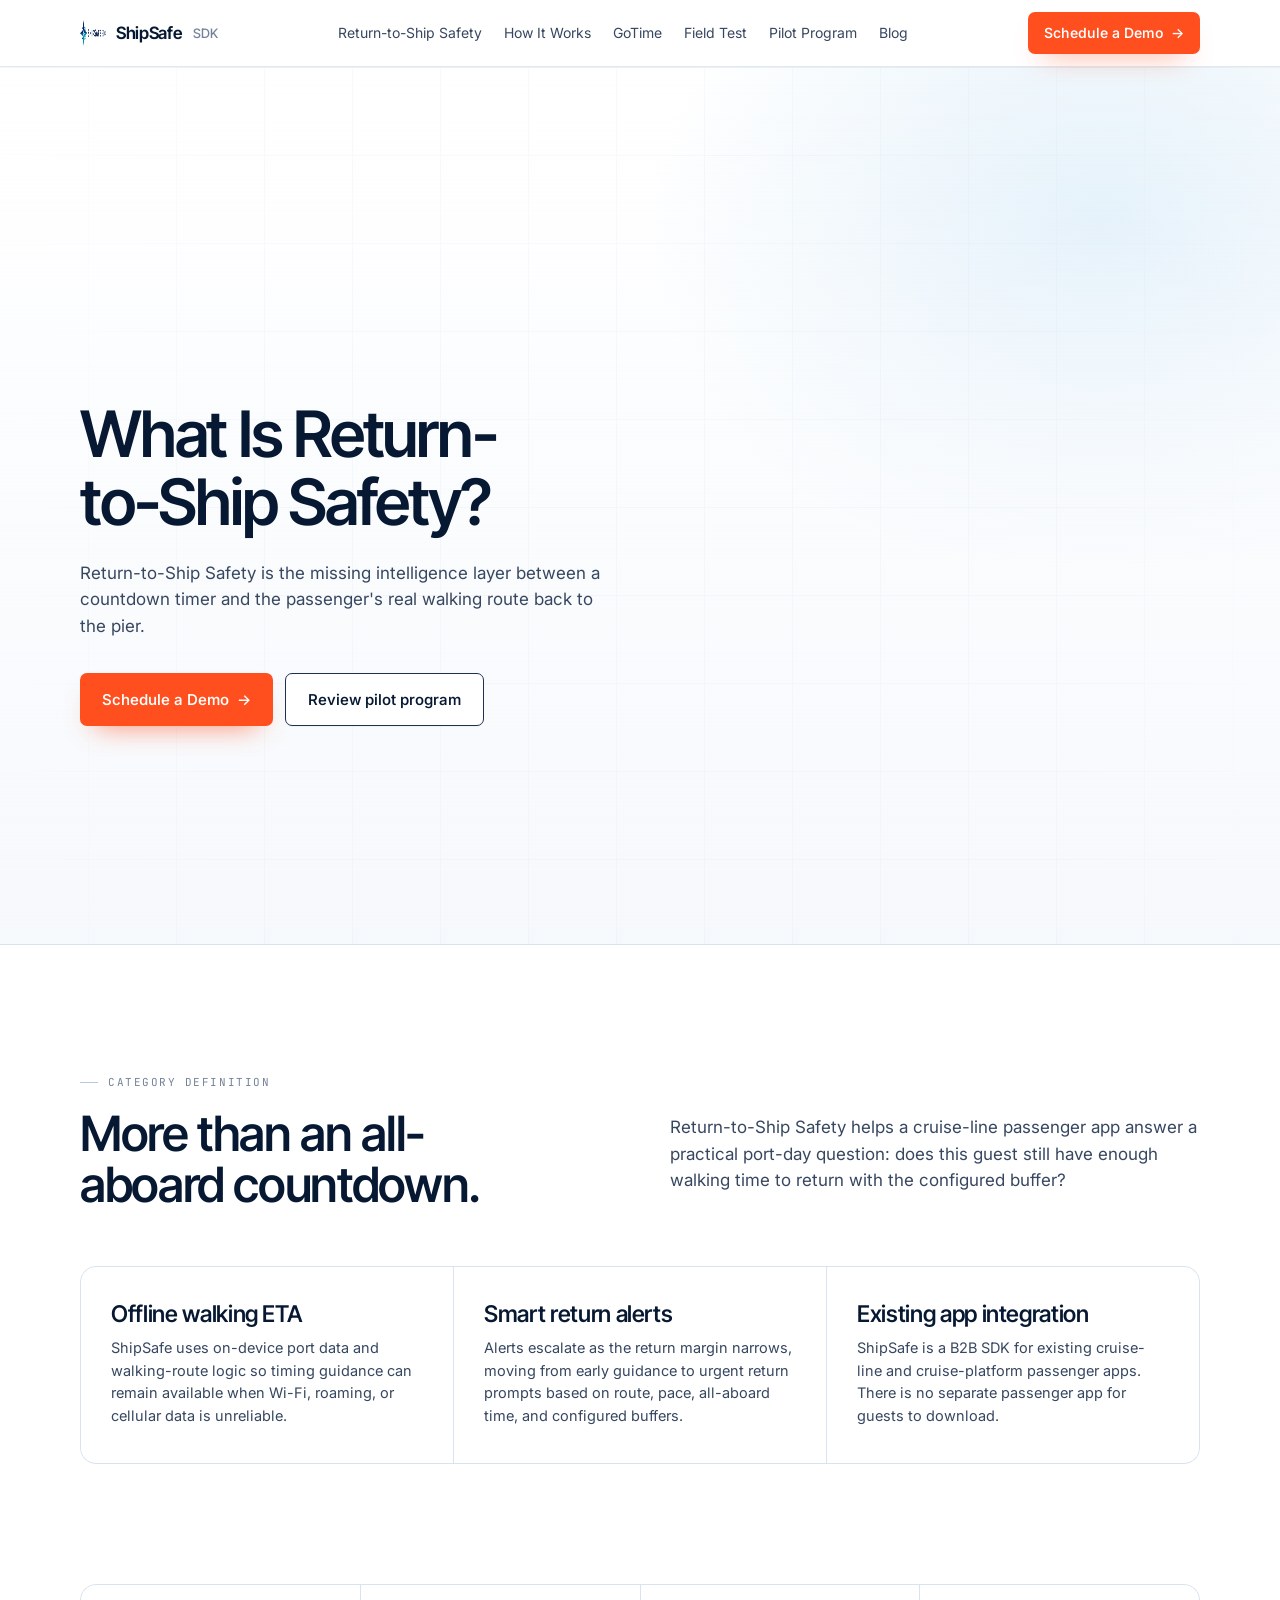
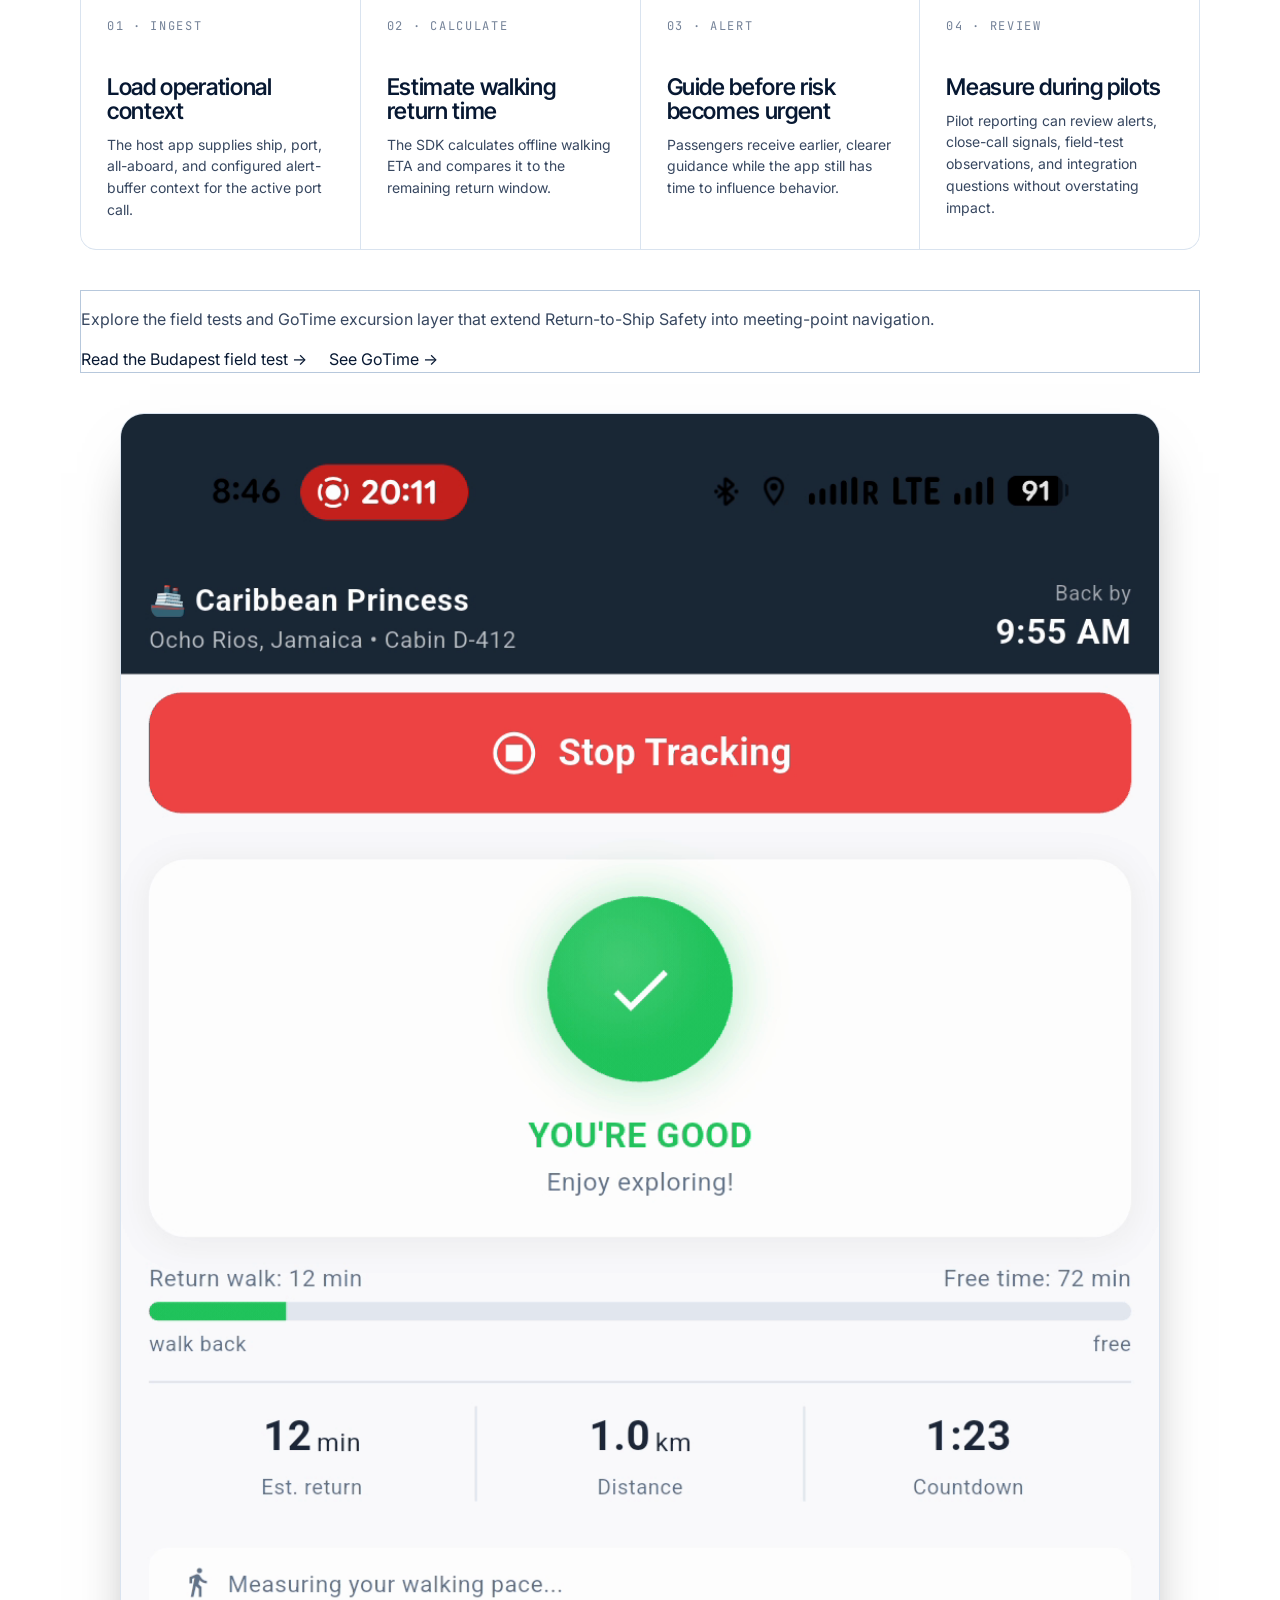
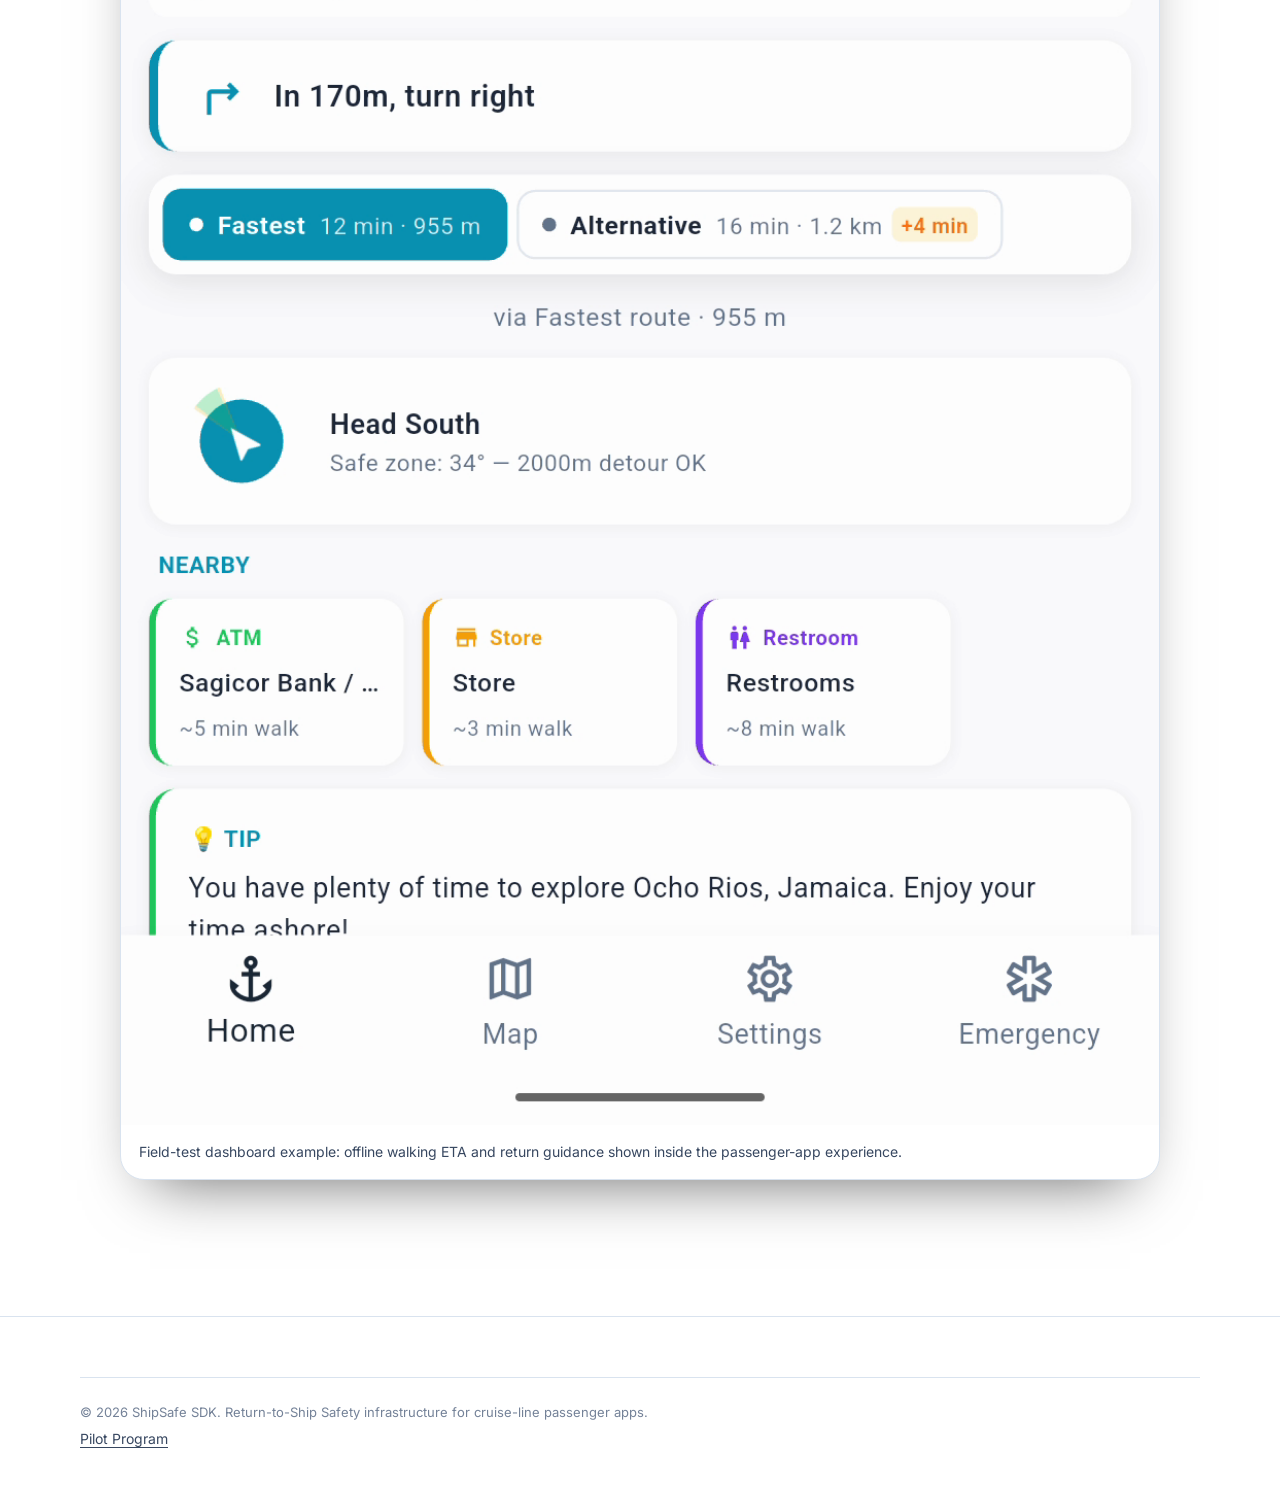
<file: return-to-ship-safety/index.html>
<!DOCTYPE html>
<html lang="en">
<head>
  <meta charset="UTF-8">
  <meta name="viewport" content="width=device-width, initial-scale=1.0">
  <title>What Is Return-to-Ship Safety? | ShipSafe SDK</title>
  <meta name="description" content="Return-to-Ship Safety helps cruise-line passenger apps show whether guests still have enough walking time to get back to the ship, even when connectivity is limited.">
  <meta property="og:title" content="What Is Return-to-Ship Safety?">
  <meta property="og:description" content="ShipSafe SDK adds offline walking ETA and smart return-alert intelligence to existing cruise-line passenger apps.">
  <meta property="og:image" content="https://shipsafesdk.com/assets/logo.png">
  <meta property="og:url" content="https://shipsafesdk.com/return-to-ship-safety/">
  <meta property="og:type" content="website">
  <meta name="twitter:card" content="summary_large_image">
  <link rel="canonical" href="https://shipsafesdk.com/return-to-ship-safety/">
  <meta name="robots" content="index, follow">
  <meta name="theme-color" content="#06101f">
  <link rel="icon" type="image/svg+xml" href="/assets/favicon.svg">
  <link rel="icon" type="image/png" href="/assets/favicon.png">
  <link rel="preconnect" href="https://fonts.googleapis.com">
  <link rel="preconnect" href="https://fonts.gstatic.com" crossorigin>
  <link href="https://fonts.googleapis.com/css2?family=Inter+Tight:wght@400;500;560;580;620&family=Inter:wght@400;450;500;550;600&family=JetBrains+Mono:wght@400;500&display=swap" rel="stylesheet">
  <link rel="stylesheet" href="/css/styles.css?v=20260625-light-demo-5">
  <style>
    .page-visual {
      margin-top: 40px;
      overflow: hidden;
      border: 1px solid var(--border);
      border-radius: 24px;
      background: var(--bg-card);
      box-shadow: var(--shadow-lg);
    }
    .page-visual img { width: 100%; }
    .page-visual figcaption {
      padding: 16px 18px;
      color: var(--ink-dim);
      font-size: 14px;
      line-height: 1.6;
    }
  </style>
</head>
<body>
  <header class="nav nav-scrolled" id="navbar">
    <div class="container nav-inner">
      <a class="brand" href="/">
        <img src="/assets/logo.png" alt="ShipSafe SDK">
        <span>ShipSafe</span><span class="sdk-tag">SDK</span>
      </a>
      <nav class="nav-links" id="navLinks">
        <a href="/return-to-ship-safety/">Return-to-Ship Safety</a>
        <a href="/#how-it-works">How It Works</a>
        <a href="/gotime/">GoTime</a>
        <a href="/#field-test">Field Test</a>
        <a href="/pilot-program/">Pilot Program</a>
        <a href="/blog/">Blog</a>
      </nav>
      <a class="btn accent nav-cta" href="mailto:info@shipsafesdk.com?subject=ShipSafe%20SDK%20Demo%20Request">Schedule a Demo <span class="arrow">&rarr;</span></a>
      <button class="hamburger" id="hamburger" aria-label="Toggle menu"><span></span><span></span><span></span></button>
    </div>
  </header>

  <section class="hero" style="min-height:520px;">
    <div class="hero-bg" aria-hidden="true"><div class="grid"></div></div>
    <div class="container hero-inner">
      <div class="hero-copy reveal">
        <div class="eyebrow">Return-to-Ship Safety</div>
        <h1 style="margin-top:18px;">What Is Return-to-Ship Safety?</h1>
        <p class="hero-sub">
          Return-to-Ship Safety is the missing intelligence layer between a countdown timer and the passenger's real walking route back to the pier.
        </p>
        <p class="hero-sub" style="margin-top:14px; font-weight:600;">
          A timer tells passengers when. ShipSafe shows whether they can still make it back.
        </p>
        <div class="hero-cta">
          <a class="btn accent lg" href="mailto:info@shipsafesdk.com?subject=Return-to-Ship%20Safety%20Demo">Schedule a Demo <span class="arrow">&rarr;</span></a>
          <a class="btn ghost lg" href="/pilot-program/">Review pilot program</a>
        </div>
      </div>
    </div>
  </section>

  <section class="section">
    <div class="container">
      <div class="section-head reveal">
        <div>
          <div class="eyebrow">Category Definition</div>
          <h2 style="margin-top:18px;">More than an all-aboard countdown.</h2>
        </div>
        <p>Return-to-Ship Safety helps a cruise-line passenger app answer a practical port-day question: does this guest still have enough walking time to return with the configured buffer?</p>
      </div>
      <div class="features reveal">
        <div class="feature">
          <h3>Offline walking ETA</h3>
          <p>ShipSafe uses on-device port data and walking-route logic so timing guidance can remain available when Wi-Fi, roaming, or cellular data is unreliable.</p>
        </div>
        <div class="feature">
          <h3>Smart return alerts</h3>
          <p>Alerts escalate as the return margin narrows, moving from early guidance to urgent return prompts based on route, pace, all-aboard time, and configured buffers.</p>
        </div>
        <div class="feature">
          <h3>Existing app integration</h3>
          <p>ShipSafe is a B2B SDK for existing cruise-line and cruise-platform passenger apps. There is no separate passenger app for guests to download.</p>
        </div>
      </div>
    </div>
  </section>

  <section class="section" style="padding-top:0;">
    <div class="container">
      <div class="steps reveal">
        <div class="step">
          <div class="step-num">01 · INGEST</div>
          <h3>Load operational context</h3>
          <p>The host app supplies ship, port, all-aboard, and configured alert-buffer context for the active port call.</p>
        </div>
        <div class="step">
          <div class="step-num">02 · CALCULATE</div>
          <h3>Estimate walking return time</h3>
          <p>The SDK calculates offline walking ETA and compares it to the remaining return window.</p>
        </div>
        <div class="step">
          <div class="step-num">03 · ALERT</div>
          <h3>Guide before risk becomes urgent</h3>
          <p>Passengers receive earlier, clearer guidance while the app still has time to influence behavior.</p>
        </div>
        <div class="step">
          <div class="step-num">04 · REVIEW</div>
          <h3>Measure during pilots</h3>
          <p>Pilot reporting can review alerts, close-call signals, field-test observations, and integration questions without overstating impact.</p>
        </div>
      </div>
      <div class="article-cta" style="margin-top:40px;">
        <p>Explore the field tests and GoTime excursion layer that extend Return-to-Ship Safety into meeting-point navigation.</p>
        <a href="/blog/2026-04-29-field-test-budapest/" class="cta-link">Read the Budapest field test &rarr;</a>
        <a href="/gotime/" class="cta-link" style="margin-left:18px;">See GoTime &rarr;</a>
      </div>
      <figure class="page-visual reveal">
        <img src="/assets/field-test/hero_dashboard.png" alt="ShipSafe SDK dashboard showing walking ETA, compass, speed, and return guidance in Ocho Rios">
        <figcaption>Field-test dashboard example: offline walking ETA and return guidance shown inside the passenger-app experience.</figcaption>
      </figure>
    </div>
  </section>

  <footer class="footer">
    <div class="container">
      <div class="footer-bottom">
        <span>&copy; 2026 ShipSafe SDK. Return-to-Ship Safety infrastructure for cruise-line passenger apps.</span>
        <span><a href="/pilot-program/" style="color:var(--ink-dim); text-decoration:underline; text-underline-offset:3px;">Pilot Program</a></span>
      </div>
    </div>
  </footer>
  <script src="/js/main.js"></script>
</body>
</html>
</file>
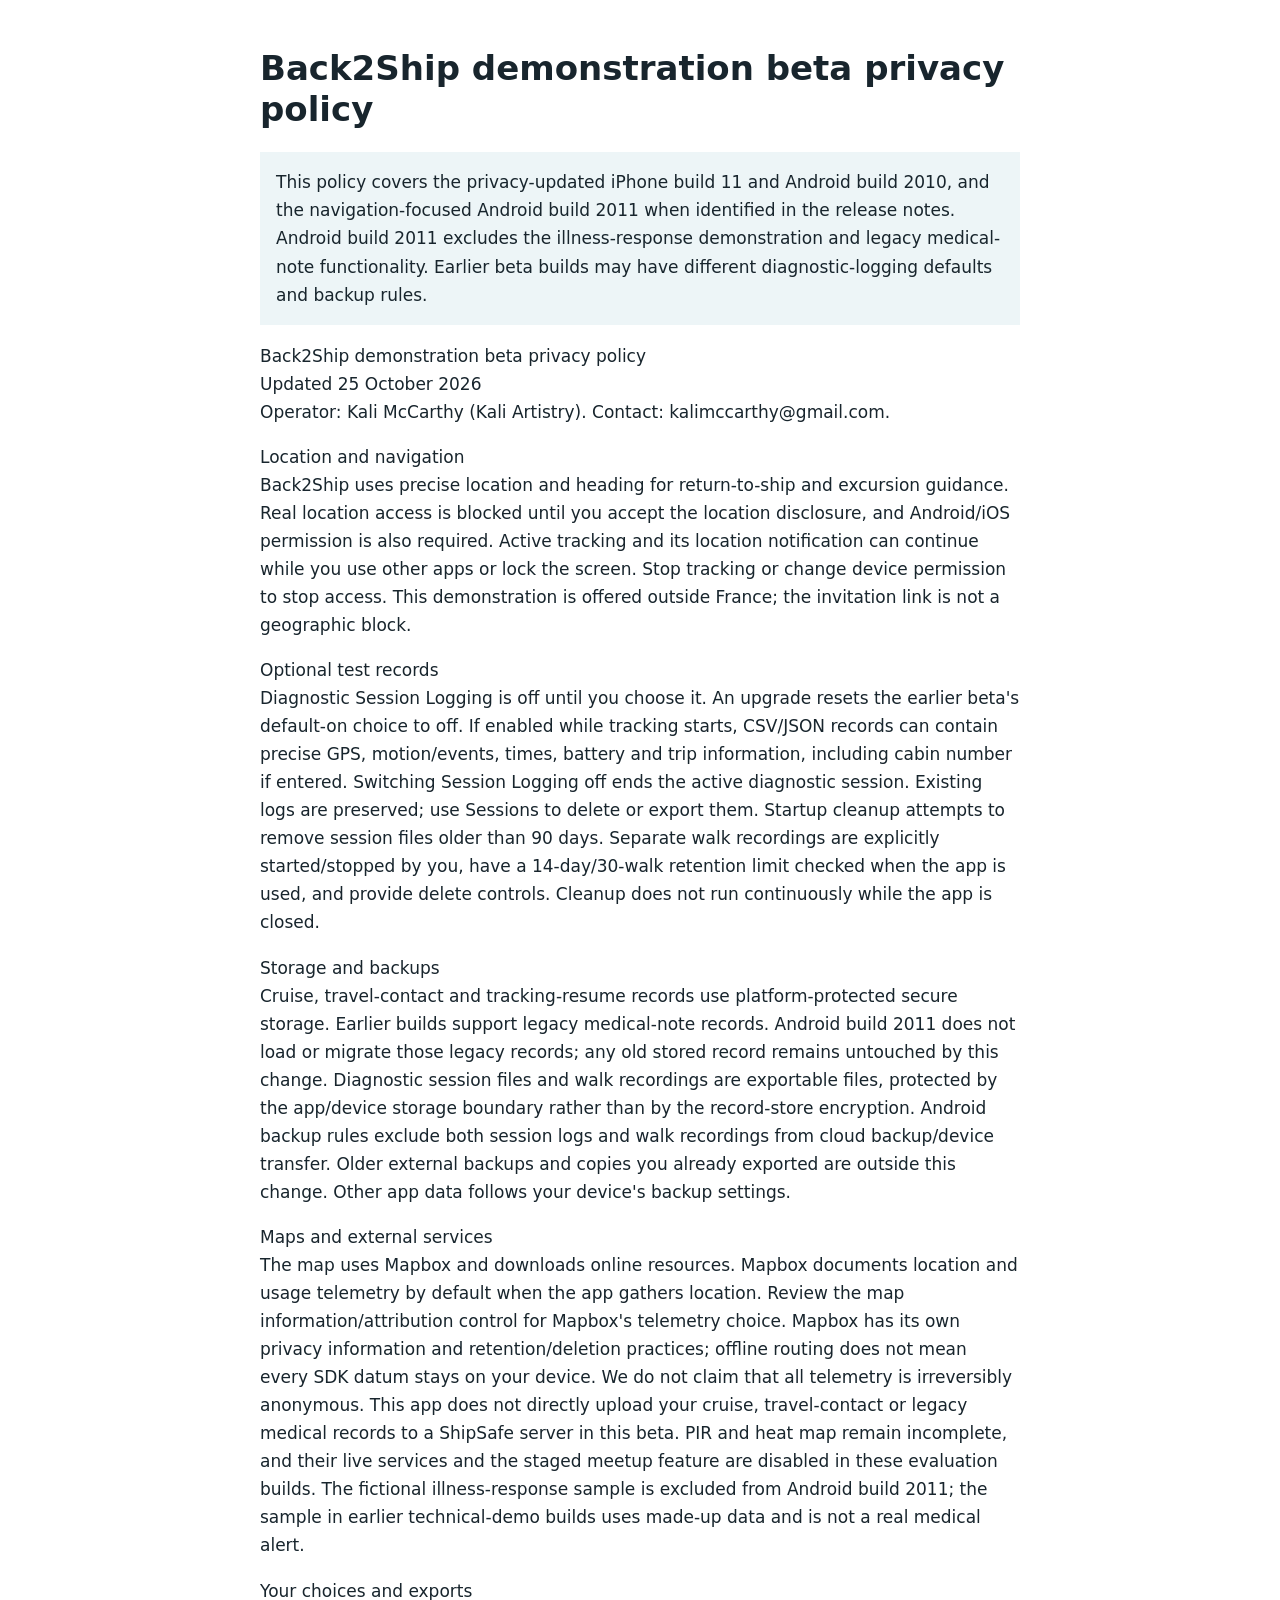
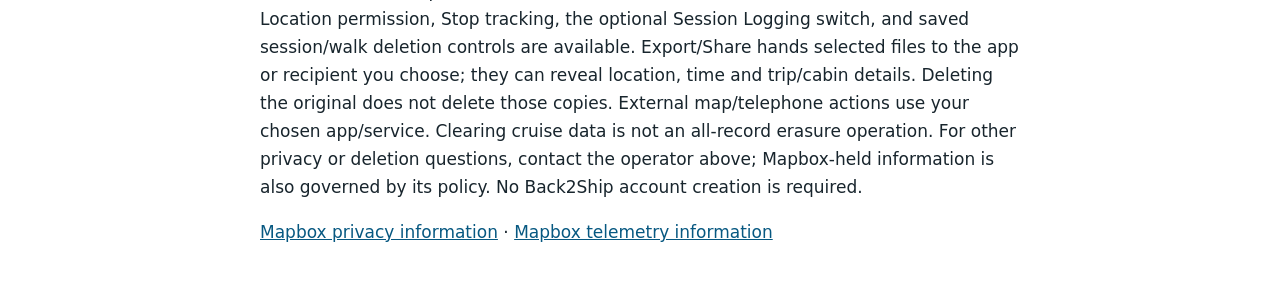
<file: back2ship/privacy/index.html>
<!doctype html><html lang="en"><meta charset="utf-8"><meta name="viewport" content="width=device-width,initial-scale=1"><title>Back2Ship beta privacy policy</title><style>body{max-width:760px;margin:3rem auto;padding:0 1.2rem;font:17px/1.65 system-ui;color:#18252d}h1{line-height:1.2}a{color:#075881}.scope{padding:1rem;background:#edf5f7}</style><h1>Back2Ship demonstration beta privacy policy</h1><p class="scope">This policy covers the privacy-updated iPhone build 11 and Android build 2010, and the navigation-focused Android build 2011 when identified in the release notes. Android build 2011 excludes the illness-response demonstration and legacy medical-note functionality. Earlier beta builds may have different diagnostic-logging defaults and backup rules.</p><p>Back2Ship demonstration beta privacy policy<br>Updated 25 October 2026<br>Operator: Kali McCarthy (Kali Artistry). Contact: kalimccarthy@gmail.com.</p>
<p>Location and navigation<br>Back2Ship uses precise location and heading for return-to-ship and excursion guidance. Real location access is blocked until you accept the location disclosure, and Android/iOS permission is also required. Active tracking and its location notification can continue while you use other apps or lock the screen. Stop tracking or change device permission to stop access. This demonstration is offered outside France; the invitation link is not a geographic block.</p>
<p>Optional test records<br>Diagnostic Session Logging is off until you choose it. An upgrade resets the earlier beta&#x27;s default-on choice to off. If enabled while tracking starts, CSV/JSON records can contain precise GPS, motion/events, times, battery and trip information, including cabin number if entered. Switching Session Logging off ends the active diagnostic session. Existing logs are preserved; use Sessions to delete or export them. Startup cleanup attempts to remove session files older than 90 days. Separate walk recordings are explicitly started/stopped by you, have a 14-day/30-walk retention limit checked when the app is used, and provide delete controls. Cleanup does not run continuously while the app is closed.</p>
<p>Storage and backups<br>Cruise, travel-contact and tracking-resume records use platform-protected secure storage. Earlier builds support legacy medical-note records. Android build 2011 does not load or migrate those legacy records; any old stored record remains untouched by this change. Diagnostic session files and walk recordings are exportable files, protected by the app/device storage boundary rather than by the record-store encryption. Android backup rules exclude both session logs and walk recordings from cloud backup/device transfer. Older external backups and copies you already exported are outside this change. Other app data follows your device&#x27;s backup settings.</p>
<p>Maps and external services<br>The map uses Mapbox and downloads online resources. Mapbox documents location and usage telemetry by default when the app gathers location. Review the map information/attribution control for Mapbox&#x27;s telemetry choice. Mapbox has its own privacy information and retention/deletion practices; offline routing does not mean every SDK datum stays on your device. We do not claim that all telemetry is irreversibly anonymous. This app does not directly upload your cruise, travel-contact or legacy medical records to a ShipSafe server in this beta. PIR and heat map remain incomplete, and their live services and the staged meetup feature are disabled in these evaluation builds. The fictional illness-response sample is excluded from Android build 2011; the sample in earlier technical-demo builds uses made-up data and is not a real medical alert.</p>
<p>Your choices and exports<br>Location permission, Stop tracking, the optional Session Logging switch, and saved session/walk deletion controls are available. Export/Share hands selected files to the app or recipient you choose; they can reveal location, time and trip/cabin details. Deleting the original does not delete those copies. External map/telephone actions use your chosen app/service. Clearing cruise data is not an all-record erasure operation. For other privacy or deletion questions, contact the operator above; Mapbox-held information is also governed by its policy. No Back2Ship account creation is required.</p><p><a href="https://www.mapbox.com/legal/privacy">Mapbox privacy information</a> · <a href="https://www.mapbox.com/telemetry">Mapbox telemetry information</a></p></html>
</file>
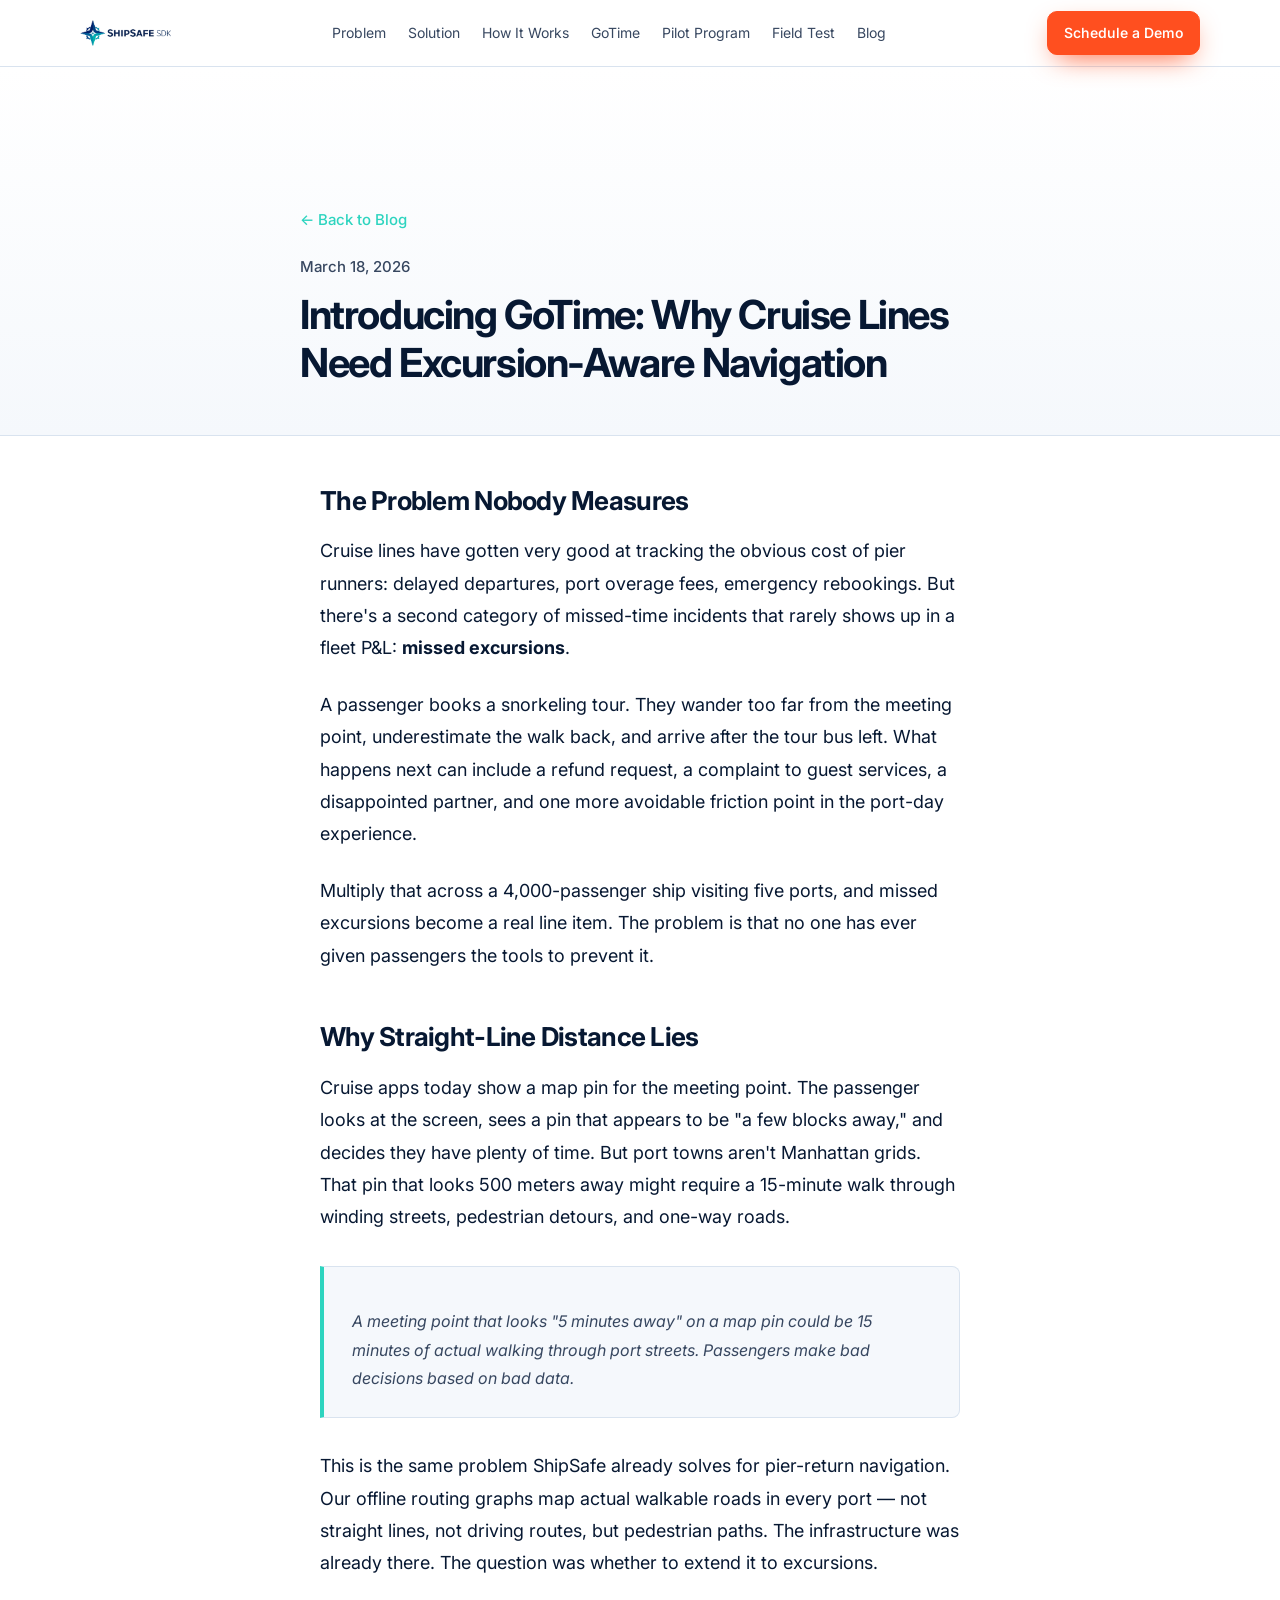
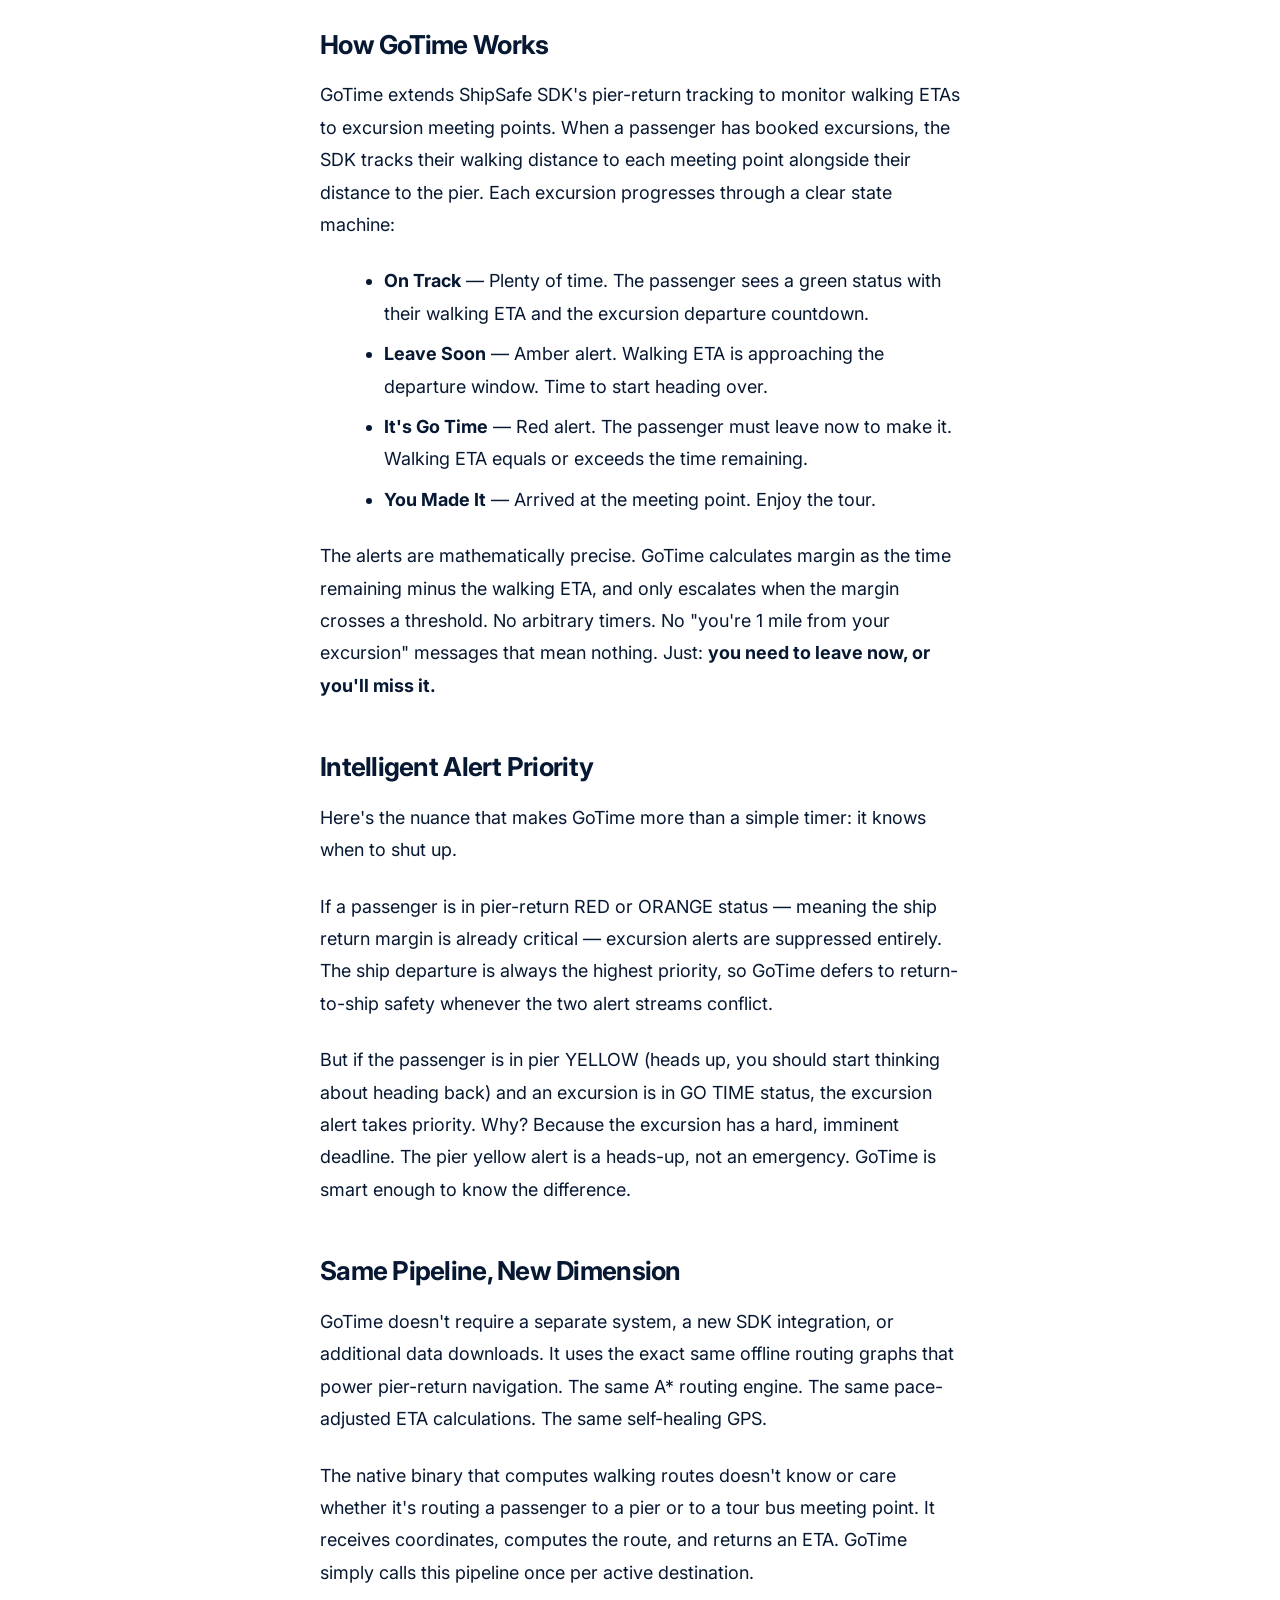
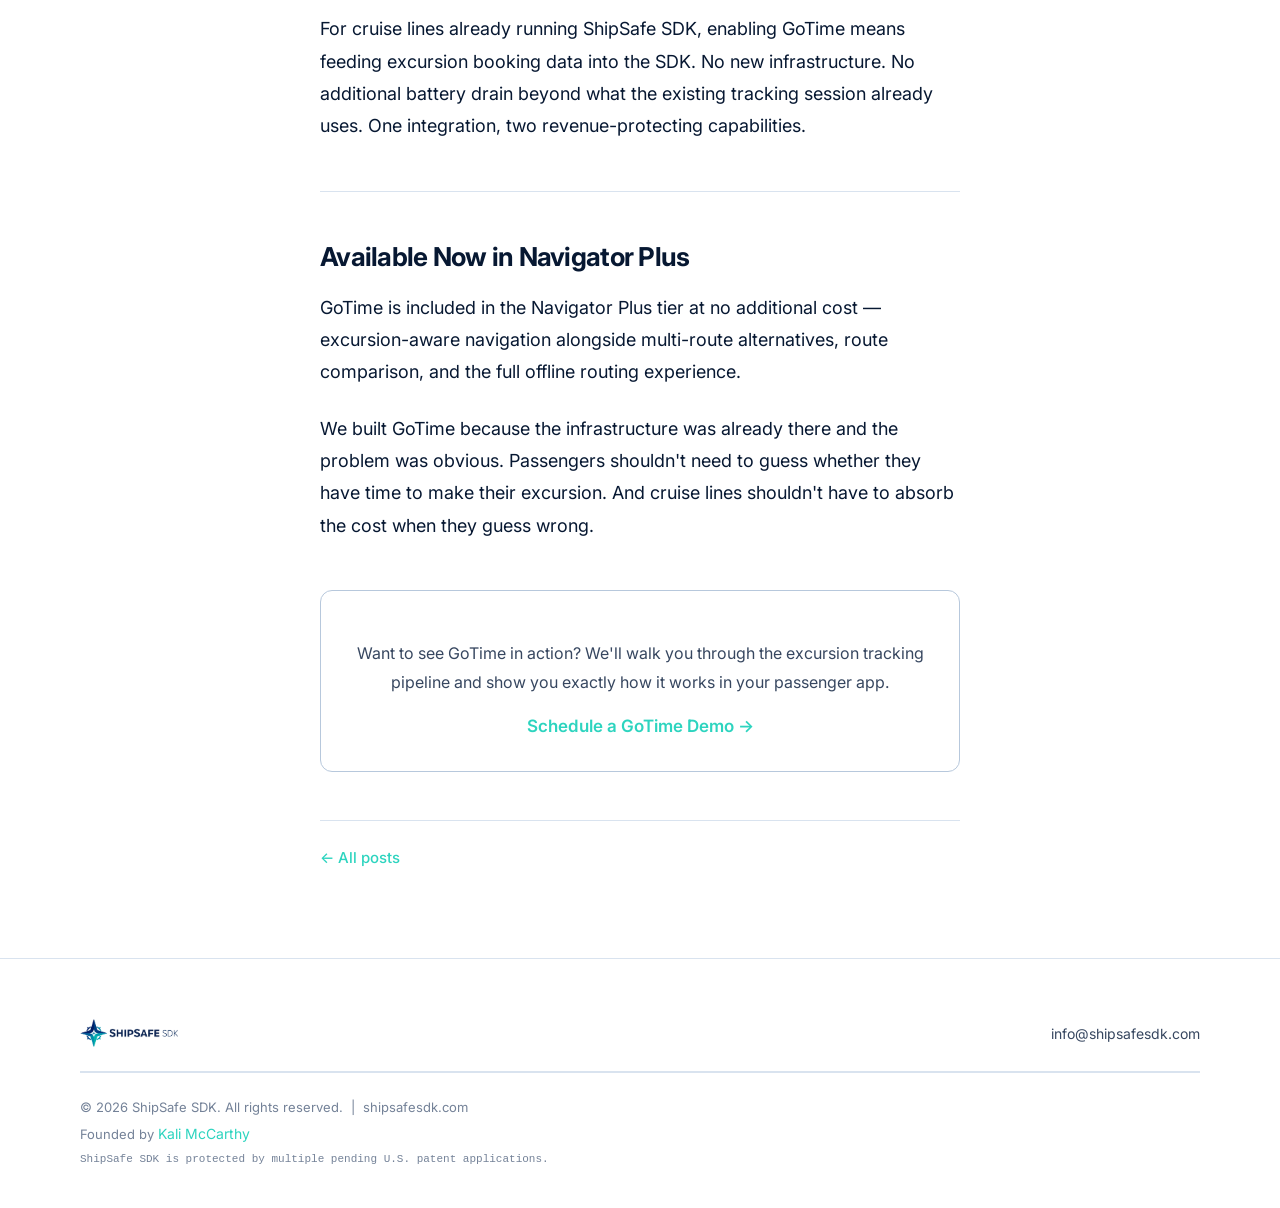
<file: blog/2026-03-18-introducing-gotime/index.html>
<!DOCTYPE html>
<html lang="en">
<head>
  <meta charset="UTF-8">
  <meta name="viewport" content="width=device-width, initial-scale=1.0">
  <title>Introducing GoTime: Why Cruise Lines Need Excursion-Aware Navigation | ShipSafe SDK</title>
  <meta name="description" content="Passengers miss booked excursions because they underestimate walking time. GoTime uses the same offline routing pipeline to track ETAs to excursion meeting points.">
  <meta property="og:title" content="Introducing GoTime: Excursion-Aware Navigation for Cruise Lines">
  <meta property="og:description" content="Passengers miss booked excursions because they underestimate walking time. GoTime uses the same offline routing pipeline to track ETAs to excursion meeting points.">
  <meta property="og:image" content="https://shipsafesdk.com/assets/logo.png">
  <meta property="og:url" content="https://shipsafesdk.com/blog/2026-03-18-introducing-gotime/">
  <meta property="og:type" content="article">
  <meta property="article:published_time" content="2026-03-18">
  <meta name="twitter:card" content="summary_large_image">
  <meta name="twitter:title" content="Introducing GoTime: Excursion-Aware Navigation for Cruise Lines">
  <meta name="twitter:description" content="Passengers miss booked excursions because they underestimate walking time. GoTime uses the same offline routing pipeline to track ETAs to excursion meeting points.">
  <link rel="canonical" href="https://shipsafesdk.com/blog/2026-03-18-introducing-gotime/">
  <meta property="og:site_name" content="ShipSafe SDK">
  <meta name="author" content="Kali McCarthy">
  <link rel="icon" type="image/svg+xml" href="/assets/favicon.svg">
  <link rel="icon" type="image/png" href="/assets/favicon.png">
  <link rel="preconnect" href="https://fonts.googleapis.com">
  <link rel="preconnect" href="https://fonts.gstatic.com" crossorigin>
  <link href="https://fonts.googleapis.com/css2?family=Inter:wght@400;500;600;700&display=swap" rel="stylesheet">
  <link rel="stylesheet" href="/css/styles.css?v=20260625-light-demo-5">
  <style>
    .article-header {
      padding: 140px 0 48px;
      background: linear-gradient(180deg, var(--bg-card) 0%, var(--bg-elev) 100%);
    }
    .article-header .container {
      max-width: 760px;
    }
    .article-back {
      display: inline-block;
      font-size: 15px;
      font-weight: 500;
      color: var(--teal);
      margin-bottom: 24px;
      transition: color 0.2s;
    }
    .article-back:hover {
      color: var(--teal-2);
    }
    .article-date {
      font-size: 15px;
      color: var(--ink-dim);
      font-weight: 500;
      margin-bottom: 12px;
    }
    .article-header h1 {
      font-size: 40px;
      font-weight: 700;
      color: var(--ink);
      line-height: 1.2;
    }
    .article-body {
      padding: 48px 0 88px;
    }
    .article-body .container {
      max-width: 720px;
    }
    .article-body p {
      font-size: 18px;
      color: var(--ink);
      line-height: 1.8;
      margin-bottom: 24px;
    }
    .article-body h2 {
      font-size: 26px;
      font-weight: 700;
      color: var(--ink);
      margin: 48px 0 16px;
      line-height: 1.3;
    }
    .article-body h2:first-child {
      margin-top: 0;
    }
    .article-body strong {
      color: var(--ink);
    }
    .article-body ul {
      margin: 0 0 24px 24px;
      font-size: 18px;
      color: var(--ink);
      line-height: 1.8;
    }
    .article-body li {
      margin-bottom: 8px;
    }
    .article-divider {
      border: none;
      border-top: 1px solid var(--border);
      margin: 48px 0;
    }
    .article-callout {
      background: var(--bg-card);
      border-left: 4px solid var(--teal);
      border-radius: 0 8px 8px 0;
      padding: 24px 28px;
      margin: 32px 0;
    }
    .article-callout p {
      font-size: 16px;
      color: var(--ink-dim);
      margin-bottom: 0;
      font-style: italic;
    }
    .article-cta {
      background: var(--bg-card);
      border: 1px solid var(--border);
      border-radius: 12px;
      padding: 32px;
      text-align: center;
      margin-top: 48px;
    }
    .article-cta p {
      font-size: 16px;
      color: var(--ink-dim);
      margin-bottom: 16px;
    }
    .article-cta a.cta-link {
      font-size: 17px;
      font-weight: 600;
      color: var(--teal);
      transition: color 0.2s;
    }
    .article-cta a.cta-link:hover {
      color: var(--teal-2);
    }
    .article-bottom-nav {
      margin-top: 48px;
      padding-top: 24px;
      border-top: 1px solid var(--border);
    }
    .article-bottom-nav a {
      font-size: 15px;
      font-weight: 500;
      color: var(--teal);
      transition: color 0.2s;
    }
    .article-bottom-nav a:hover {
      color: var(--teal-2);
    }
    @media (max-width: 768px) {
      .article-header { padding: 120px 0 36px; }
      .article-header h1 { font-size: 28px; }
      .article-body p { font-size: 17px; }
      .article-body h2 { font-size: 22px; margin-top: 36px; }
    }
  </style>
  <script type="application/ld+json">
  {
    "@context": "https://schema.org",
    "@type": "BlogPosting",
    "headline": "Introducing GoTime: Why Cruise Lines Need Excursion-Aware Navigation",
    "description": "Passengers miss booked excursions because they underestimate walking time. GoTime uses the same offline routing pipeline to track ETAs to excursion meeting points.",
    "image": "https://shipsafesdk.com/assets/logo.png",
    "datePublished": "2026-03-18",
    "dateModified": "2026-04-29",
    "author": {
      "@type": "Person",
      "name": "Kali McCarthy"
    },
    "publisher": {
      "@type": "Organization",
      "name": "ShipSafe SDK",
      "logo": {
        "@type": "ImageObject",
        "url": "https://shipsafesdk.com/assets/logo.png",
        "width": 1122,
        "height": 319
      }
    },
    "mainEntityOfPage": {
      "@type": "WebPage",
      "@id": "https://shipsafesdk.com/blog/2026-03-18-introducing-gotime/"
    }
  }
  </script>
</head>
<body>

  <!-- Navbar -->
  <nav class="navbar nav-scrolled" id="navbar">
    <div class="nav-container">
      <a href="/" class="nav-logo">
        <img src="/assets/logo.png" alt="ShipSafe SDK" height="36">
      </a>
      <div class="nav-links" id="navLinks">
        <a href="/#problem">Problem</a>
        <a href="/#solution">Solution</a>
        <a href="/#how-it-works">How It Works</a>
        <a href="/gotime/">GoTime</a>
        <a href="/pilot-program/">Pilot Program</a>
        <a href="/#field-test">Field Test</a>
        <a href="/blog/">Blog</a>
      </div>
      <a href="mailto:info@shipsafesdk.com?subject=ShipSafe%20SDK%20Demo%20Request" class="btn btn-primary nav-cta">Schedule a Demo</a>
      <button class="hamburger" id="hamburger" aria-label="Toggle menu">
        <span></span>
        <span></span>
        <span></span>
      </button>
    </div>
  </nav>

  <!-- Article Header -->
  <header class="article-header">
    <div class="container">
      <a href="/blog/" class="article-back">&larr; Back to Blog</a>
      <div class="article-date">March 18, 2026</div>
      <h1>Introducing GoTime: Why Cruise Lines Need Excursion-Aware Navigation</h1>
    </div>
  </header>

  <!-- Article Body -->
  <section class="article-body">
    <div class="container">

      <h2>The Problem Nobody Measures</h2>

      <p>Cruise lines have gotten very good at tracking the obvious cost of pier runners: delayed departures, port overage fees, emergency rebookings. But there's a second category of missed-time incidents that rarely shows up in a fleet P&amp;L: <strong>missed excursions</strong>.</p>

      <p>A passenger books a snorkeling tour. They wander too far from the meeting point, underestimate the walk back, and arrive after the tour bus left. What happens next can include a refund request, a complaint to guest services, a disappointed partner, and one more avoidable friction point in the port-day experience.</p>

      <p>Multiply that across a 4,000-passenger ship visiting five ports, and missed excursions become a real line item. The problem is that no one has ever given passengers the tools to prevent it.</p>

      <h2>Why Straight-Line Distance Lies</h2>

      <p>Cruise apps today show a map pin for the meeting point. The passenger looks at the screen, sees a pin that appears to be "a few blocks away," and decides they have plenty of time. But port towns aren't Manhattan grids. That pin that looks 500 meters away might require a 15-minute walk through winding streets, pedestrian detours, and one-way roads.</p>

      <div class="article-callout">
        <p>A meeting point that looks "5 minutes away" on a map pin could be 15 minutes of actual walking through port streets. Passengers make bad decisions based on bad data.</p>
      </div>

      <p>This is the same problem ShipSafe already solves for pier-return navigation. Our offline routing graphs map actual walkable roads in every port — not straight lines, not driving routes, but pedestrian paths. The infrastructure was already there. The question was whether to extend it to excursions.</p>

      <h2>How GoTime Works</h2>

      <p>GoTime extends ShipSafe SDK's pier-return tracking to monitor walking ETAs to excursion meeting points. When a passenger has booked excursions, the SDK tracks their walking distance to each meeting point alongside their distance to the pier. Each excursion progresses through a clear state machine:</p>

      <ul>
        <li><strong>On Track</strong> — Plenty of time. The passenger sees a green status with their walking ETA and the excursion departure countdown.</li>
        <li><strong>Leave Soon</strong> — Amber alert. Walking ETA is approaching the departure window. Time to start heading over.</li>
        <li><strong>It's Go Time</strong> — Red alert. The passenger must leave now to make it. Walking ETA equals or exceeds the time remaining.</li>
        <li><strong>You Made It</strong> — Arrived at the meeting point. Enjoy the tour.</li>
      </ul>

      <p>The alerts are mathematically precise. GoTime calculates margin as the time remaining minus the walking ETA, and only escalates when the margin crosses a threshold. No arbitrary timers. No "you're 1 mile from your excursion" messages that mean nothing. Just: <strong>you need to leave now, or you'll miss it.</strong></p>

      <h2>Intelligent Alert Priority</h2>

      <p>Here's the nuance that makes GoTime more than a simple timer: it knows when to shut up.</p>

      <p>If a passenger is in pier-return RED or ORANGE status — meaning the ship return margin is already critical — excursion alerts are suppressed entirely. The ship departure is always the highest priority, so GoTime defers to return-to-ship safety whenever the two alert streams conflict.</p>

      <p>But if the passenger is in pier YELLOW (heads up, you should start thinking about heading back) and an excursion is in GO TIME status, the excursion alert takes priority. Why? Because the excursion has a hard, imminent deadline. The pier yellow alert is a heads-up, not an emergency. GoTime is smart enough to know the difference.</p>

      <h2>Same Pipeline, New Dimension</h2>

      <p>GoTime doesn't require a separate system, a new SDK integration, or additional data downloads. It uses the exact same offline routing graphs that power pier-return navigation. The same A* routing engine. The same pace-adjusted ETA calculations. The same self-healing GPS.</p>

      <p>The native binary that computes walking routes doesn't know or care whether it's routing a passenger to a pier or to a tour bus meeting point. It receives coordinates, computes the route, and returns an ETA. GoTime simply calls this pipeline once per active destination.</p>

      <p>For cruise lines already running ShipSafe SDK, enabling GoTime means feeding excursion booking data into the SDK. No new infrastructure. No additional battery drain beyond what the existing tracking session already uses. One integration, two revenue-protecting capabilities.</p>

      <hr class="article-divider">

      <h2>Available Now in Navigator Plus</h2>

      <p>GoTime is included in the Navigator Plus tier at no additional cost — excursion-aware navigation alongside multi-route alternatives, route comparison, and the full offline routing experience.</p>

      <p>We built GoTime because the infrastructure was already there and the problem was obvious. Passengers shouldn't need to guess whether they have time to make their excursion. And cruise lines shouldn't have to absorb the cost when they guess wrong.</p>

      <div class="article-cta">
        <p>Want to see GoTime in action? We'll walk you through the excursion tracking pipeline and show you exactly how it works in your passenger app.</p>
        <a href="mailto:info@shipsafesdk.com?subject=GoTime%20Demo%20Request" class="cta-link">Schedule a GoTime Demo &rarr;</a>
      </div>

      <div class="article-bottom-nav">
        <a href="/blog/">&larr; All posts</a>
      </div>

    </div>
  </section>

  <!-- Footer -->
  <footer class="footer">
    <div class="container">
      <div class="footer-content">
        <div class="footer-brand">
          <img src="/assets/logo.png" alt="ShipSafe SDK" height="28" class="footer-logo">
        </div>
        <div class="footer-contact">
          <a href="mailto:info@shipsafesdk.com">info@shipsafesdk.com</a>
        </div>
      </div>
      <div class="footer-bottom">
        <p>&copy; 2026 ShipSafe SDK. All rights reserved. &nbsp;|&nbsp; shipsafesdk.com</p>
        <p class="footer-founder">Founded by <a href="mailto:info@shipsafesdk.com">Kali McCarthy</a></p>
        <p class="footer-patent">ShipSafe SDK is protected by multiple pending U.S. patent applications.</p>
      </div>
    </div>
  </footer>

  <script>
    const hamburger = document.getElementById('hamburger');
    const navLinks = document.getElementById('navLinks');
    if (hamburger) {
      hamburger.addEventListener('click', () => {
        hamburger.classList.toggle('active');
        navLinks.classList.toggle('open');
      });
    }
  </script>
</body>
</html>
</file>
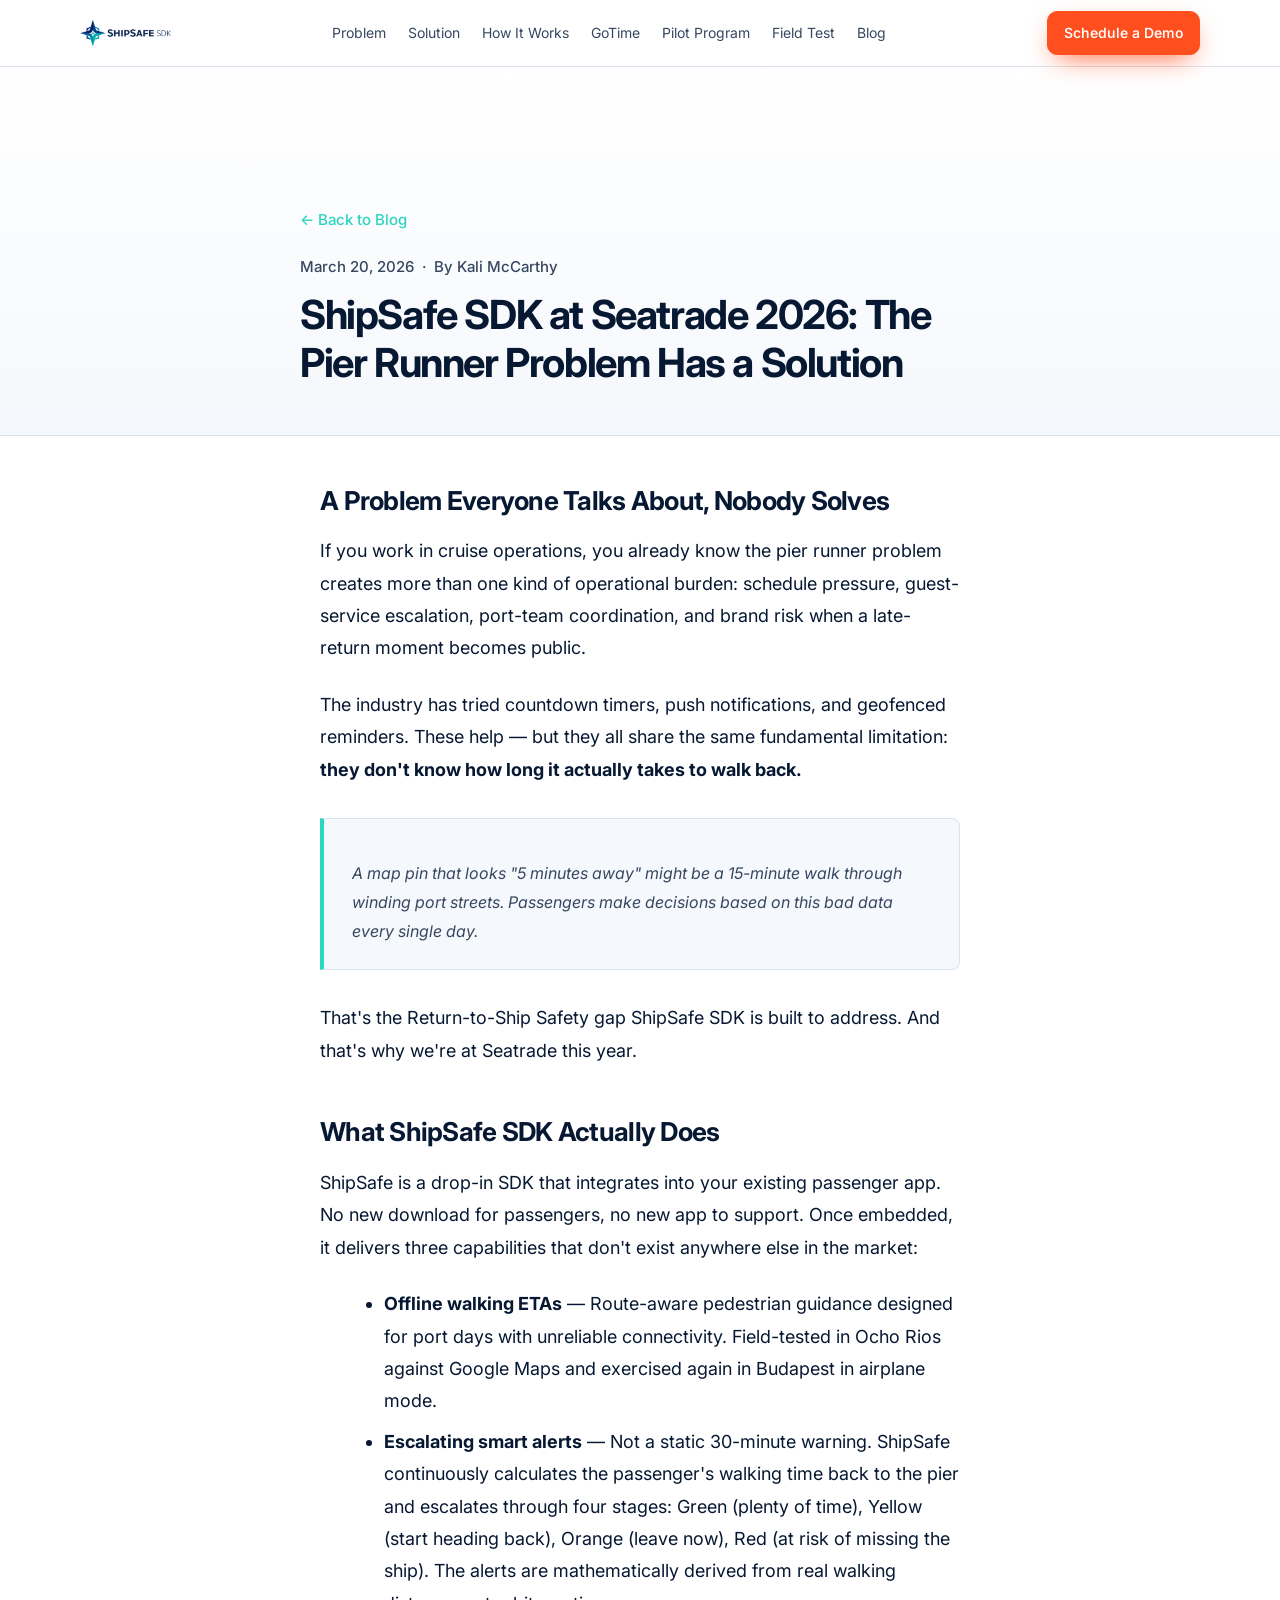
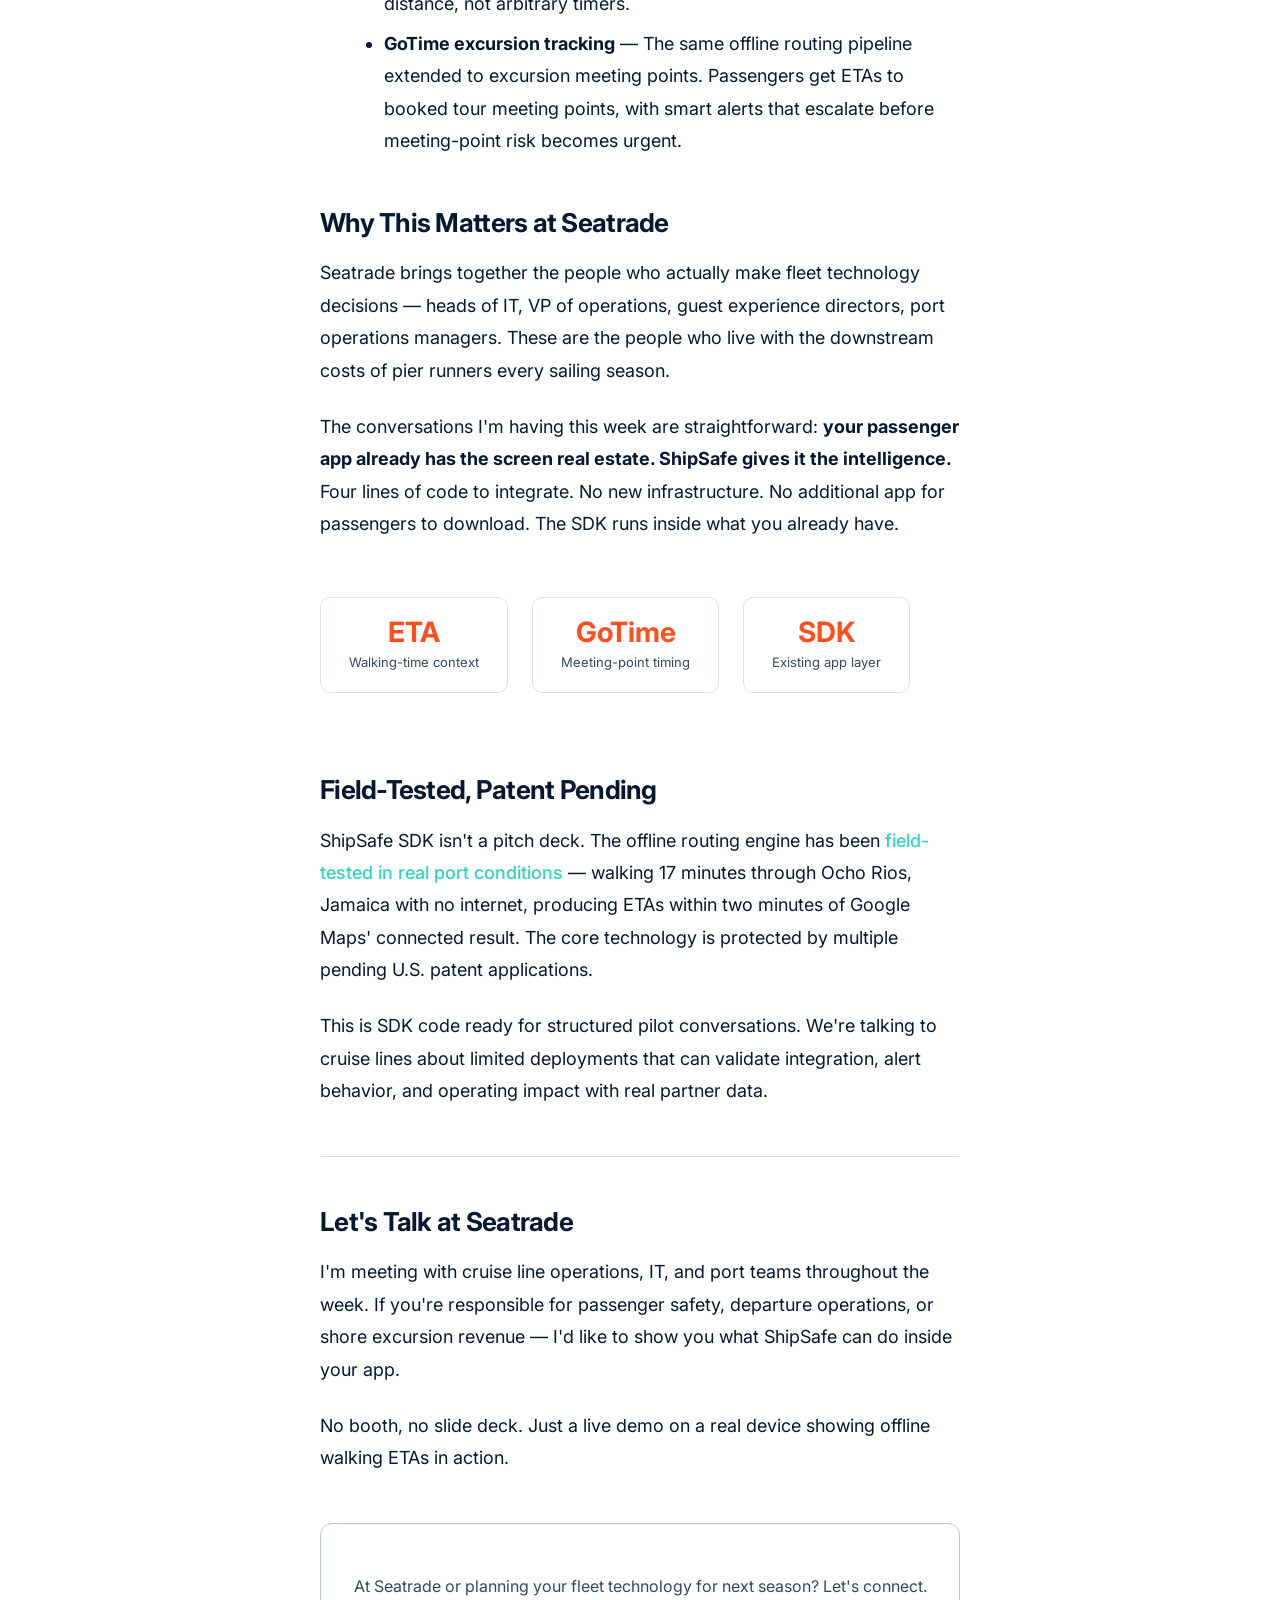
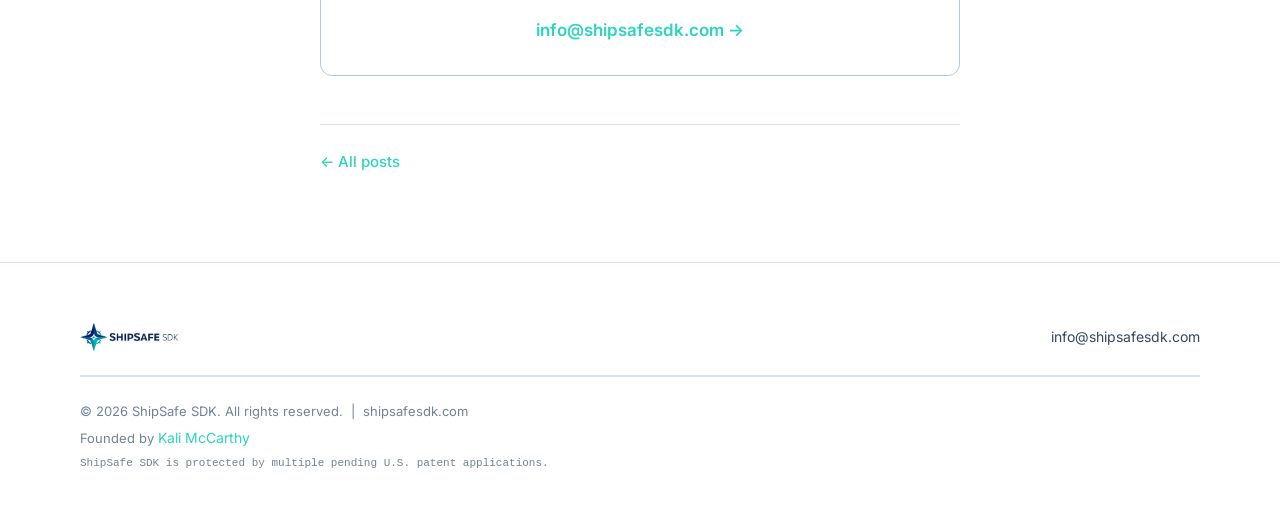
<file: blog/2026-03-20-shipsafe-at-seatrade/index.html>
<!DOCTYPE html>
<html lang="en">
<head>
  <meta charset="UTF-8">
  <meta name="viewport" content="width=device-width, initial-scale=1.0">
  <title>ShipSafe SDK at Seatrade 2026: Solving the Pier Runner Problem | ShipSafe SDK</title>
  <meta name="description" content="ShipSafe SDK is at Seatrade Cruise Global 2026 showing Return-to-Ship Safety, offline walking ETAs, and GoTime excursion navigation for cruise-line apps.">
  <meta property="og:title" content="ShipSafe SDK at Seatrade Cruise Global 2026">
  <meta property="og:description" content="Offline walking ETAs that actually work in port. Smart alerts that escalate before passengers become pier runners. We're at Seatrade — let's talk.">
  <meta property="og:image" content="https://shipsafesdk.com/assets/logo.png">
  <meta property="og:url" content="https://shipsafesdk.com/blog/2026-03-20-shipsafe-at-seatrade/">
  <meta property="og:type" content="article">
  <meta property="article:published_time" content="2026-03-20">
  <meta name="twitter:card" content="summary_large_image">
  <meta name="twitter:title" content="ShipSafe SDK at Seatrade Cruise Global 2026">
  <meta name="twitter:description" content="Offline walking ETAs that actually work in port. Smart alerts that escalate before passengers become pier runners. We're at Seatrade — let's talk.">
  <meta name="author" content="Kali McCarthy">
  <link rel="canonical" href="https://shipsafesdk.com/blog/2026-03-20-shipsafe-at-seatrade/">
  <meta property="og:site_name" content="ShipSafe SDK">
  <link rel="icon" type="image/svg+xml" href="/assets/favicon.svg">
  <link rel="icon" type="image/png" href="/assets/favicon.png">
  <link rel="preconnect" href="https://fonts.googleapis.com">
  <link rel="preconnect" href="https://fonts.gstatic.com" crossorigin>
  <link href="https://fonts.googleapis.com/css2?family=Inter:wght@400;500;600;700&display=swap" rel="stylesheet">
  <link rel="stylesheet" href="/css/styles.css?v=20260625-light-demo-5">
  <style>
    .article-header {
      padding: 140px 0 48px;
      background: linear-gradient(180deg, var(--bg-card) 0%, var(--bg-elev) 100%);
    }
    .article-header .container {
      max-width: 760px;
    }
    .article-back {
      display: inline-block;
      font-size: 15px;
      font-weight: 500;
      color: var(--teal);
      margin-bottom: 24px;
      transition: color 0.2s;
    }
    .article-back:hover {
      color: var(--teal-2);
    }
    .article-date {
      font-size: 15px;
      color: var(--ink-dim);
      font-weight: 500;
      margin-bottom: 12px;
    }
    .article-header h1 {
      font-size: 40px;
      font-weight: 700;
      color: var(--ink);
      line-height: 1.2;
    }
    .article-body {
      padding: 48px 0 88px;
    }
    .article-body .container {
      max-width: 720px;
    }
    .article-body p {
      font-size: 18px;
      color: var(--ink);
      line-height: 1.8;
      margin-bottom: 24px;
    }
    .article-body h2 {
      font-size: 26px;
      font-weight: 700;
      color: var(--ink);
      margin: 48px 0 16px;
      line-height: 1.3;
    }
    .article-body h2:first-child {
      margin-top: 0;
    }
    .article-body strong {
      color: var(--ink);
    }
    .article-body ul {
      margin: 0 0 24px 24px;
      font-size: 18px;
      color: var(--ink);
      line-height: 1.8;
    }
    .article-body li {
      margin-bottom: 8px;
    }
    .article-divider {
      border: none;
      border-top: 1px solid var(--border);
      margin: 48px 0;
    }
    .article-callout {
      background: var(--bg-card);
      border-left: 4px solid var(--teal);
      border-radius: 0 8px 8px 0;
      padding: 24px 28px;
      margin: 32px 0;
    }
    .article-callout p {
      font-size: 16px;
      color: var(--ink-dim);
      margin-bottom: 0;
      font-style: italic;
    }
    .article-cta {
      background: var(--bg-card);
      border: 1px solid var(--border);
      border-radius: 12px;
      padding: 32px;
      text-align: center;
      margin-top: 48px;
    }
    .article-cta p {
      font-size: 16px;
      color: var(--ink-dim);
      margin-bottom: 16px;
    }
    .article-cta a.cta-link {
      font-size: 17px;
      font-weight: 600;
      color: var(--teal);
      transition: color 0.2s;
    }
    .article-cta a.cta-link:hover {
      color: var(--teal-2);
    }
    .article-bottom-nav {
      margin-top: 48px;
      padding-top: 24px;
      border-top: 1px solid var(--border);
    }
    .article-bottom-nav a {
      font-size: 15px;
      font-weight: 500;
      color: var(--teal);
      transition: color 0.2s;
    }
    .article-bottom-nav a:hover {
      color: var(--teal-2);
    }
    .stat-inline {
      display: inline-flex;
      align-items: center;
      gap: 24px;
      flex-wrap: wrap;
      margin: 32px 0;
    }
    .stat-inline-item {
      display: flex;
      flex-direction: column;
      align-items: center;
      background: var(--bg-card);
      border: 1px solid var(--border);
      border-radius: 10px;
      padding: 20px 28px;
      min-width: 140px;
    }
    .stat-inline-item .num {
      font-size: 28px;
      font-weight: 700;
      color: var(--teal);
      line-height: 1;
    }
    .stat-inline-item .label {
      font-size: 13px;
      color: var(--ink-dim);
      margin-top: 6px;
      text-align: center;
    }
    @media (max-width: 768px) {
      .article-header { padding: 120px 0 36px; }
      .article-header h1 { font-size: 28px; }
      .article-body p { font-size: 17px; }
      .article-body h2 { font-size: 22px; margin-top: 36px; }
    }
  </style>
  <script type="application/ld+json">
  {
    "@context": "https://schema.org",
    "@type": "BlogPosting",
    "headline": "ShipSafe SDK at Seatrade 2026: Solving the Pier Runner Problem",
    "description": "ShipSafe SDK is at Seatrade Cruise Global 2026 showing Return-to-Ship Safety, offline walking ETAs, and GoTime excursion navigation for cruise-line apps.",
    "image": "https://shipsafesdk.com/assets/logo.png",
    "datePublished": "2026-03-20",
    "dateModified": "2026-04-29",
    "author": {
      "@type": "Person",
      "name": "Kali McCarthy"
    },
    "publisher": {
      "@type": "Organization",
      "name": "ShipSafe SDK",
      "logo": {
        "@type": "ImageObject",
        "url": "https://shipsafesdk.com/assets/logo.png",
        "width": 1122,
        "height": 319
      }
    },
    "mainEntityOfPage": {
      "@type": "WebPage",
      "@id": "https://shipsafesdk.com/blog/2026-03-20-shipsafe-at-seatrade/"
    }
  }
  </script>
</head>
<body>

  <!-- Navbar -->
  <nav class="navbar nav-scrolled" id="navbar">
    <div class="nav-container">
      <a href="/" class="nav-logo">
        <img src="/assets/logo.png" alt="ShipSafe SDK" height="36">
      </a>
      <div class="nav-links" id="navLinks">
        <a href="/#problem">Problem</a>
        <a href="/#solution">Solution</a>
        <a href="/#how-it-works">How It Works</a>
        <a href="/gotime/">GoTime</a>
        <a href="/pilot-program/">Pilot Program</a>
        <a href="/#field-test">Field Test</a>
        <a href="/blog/">Blog</a>
      </div>
      <a href="mailto:info@shipsafesdk.com?subject=ShipSafe%20SDK%20Demo%20Request" class="btn btn-primary nav-cta">Schedule a Demo</a>
      <button class="hamburger" id="hamburger" aria-label="Toggle menu">
        <span></span>
        <span></span>
        <span></span>
      </button>
    </div>
  </nav>

  <!-- Article Header -->
  <header class="article-header">
    <div class="container">
      <a href="/blog/" class="article-back">&larr; Back to Blog</a>
      <div class="article-date">March 20, 2026 &nbsp;&middot;&nbsp; By Kali McCarthy</div>
      <h1>ShipSafe SDK at Seatrade 2026: The Pier Runner Problem Has a Solution</h1>
    </div>
  </header>

  <!-- Article Body -->
  <section class="article-body">
    <div class="container">

      <h2>A Problem Everyone Talks About, Nobody Solves</h2>

      <p>If you work in cruise operations, you already know the pier runner problem creates more than one kind of operational burden: schedule pressure, guest-service escalation, port-team coordination, and brand risk when a late-return moment becomes public.</p>

      <p>The industry has tried countdown timers, push notifications, and geofenced reminders. These help — but they all share the same fundamental limitation: <strong>they don't know how long it actually takes to walk back.</strong></p>

      <div class="article-callout">
        <p>A map pin that looks "5 minutes away" might be a 15-minute walk through winding port streets. Passengers make decisions based on this bad data every single day.</p>
      </div>

      <p>That's the Return-to-Ship Safety gap ShipSafe SDK is built to address. And that's why we're at Seatrade this year.</p>

      <h2>What ShipSafe SDK Actually Does</h2>

      <p>ShipSafe is a drop-in SDK that integrates into your existing passenger app. No new download for passengers, no new app to support. Once embedded, it delivers three capabilities that don't exist anywhere else in the market:</p>

      <ul>
        <li><strong>Offline walking ETAs</strong> — Route-aware pedestrian guidance designed for port days with unreliable connectivity. Field-tested in Ocho Rios against Google Maps and exercised again in Budapest in airplane mode.</li>
        <li><strong>Escalating smart alerts</strong> — Not a static 30-minute warning. ShipSafe continuously calculates the passenger's walking time back to the pier and escalates through four stages: Green (plenty of time), Yellow (start heading back), Orange (leave now), Red (at risk of missing the ship). The alerts are mathematically derived from real walking distance, not arbitrary timers.</li>
        <li><strong>GoTime excursion tracking</strong> — The same offline routing pipeline extended to excursion meeting points. Passengers get ETAs to booked tour meeting points, with smart alerts that escalate before meeting-point risk becomes urgent.</li>
      </ul>

      <h2>Why This Matters at Seatrade</h2>

      <p>Seatrade brings together the people who actually make fleet technology decisions — heads of IT, VP of operations, guest experience directors, port operations managers. These are the people who live with the downstream costs of pier runners every sailing season.</p>

      <p>The conversations I'm having this week are straightforward: <strong>your passenger app already has the screen real estate. ShipSafe gives it the intelligence.</strong> Four lines of code to integrate. No new infrastructure. No additional app for passengers to download. The SDK runs inside what you already have.</p>

      <div class="stat-inline">
        <div class="stat-inline-item">
          <span class="num">ETA</span>
          <span class="label">Walking-time context</span>
        </div>
        <div class="stat-inline-item">
          <span class="num">GoTime</span>
          <span class="label">Meeting-point timing</span>
        </div>
        <div class="stat-inline-item">
          <span class="num">SDK</span>
          <span class="label">Existing app layer</span>
        </div>
      </div>

      <h2>Field-Tested, Patent Pending</h2>

      <p>ShipSafe SDK isn't a pitch deck. The offline routing engine has been <a href="/blog/2026-03-15-field-test-ocho-rios/" style="color: var(--teal); font-weight: 500;">field-tested in real port conditions</a> — walking 17 minutes through Ocho Rios, Jamaica with no internet, producing ETAs within two minutes of Google Maps' connected result. The core technology is protected by multiple pending U.S. patent applications.</p>

      <p>This is SDK code ready for structured pilot conversations. We're talking to cruise lines about limited deployments that can validate integration, alert behavior, and operating impact with real partner data.</p>

      <hr class="article-divider">

      <h2>Let's Talk at Seatrade</h2>

      <p>I'm meeting with cruise line operations, IT, and port teams throughout the week. If you're responsible for passenger safety, departure operations, or shore excursion revenue — I'd like to show you what ShipSafe can do inside your app.</p>

      <p>No booth, no slide deck. Just a live demo on a real device showing offline walking ETAs in action.</p>

      <div class="article-cta">
        <p>At Seatrade or planning your fleet technology for next season? Let's connect.</p>
        <a href="mailto:info@shipsafesdk.com?subject=Seatrade%202026%20%E2%80%94%20ShipSafe%20SDK" class="cta-link">info@shipsafesdk.com &rarr;</a>
      </div>

      <div class="article-bottom-nav">
        <a href="/blog/">&larr; All posts</a>
      </div>

    </div>
  </section>

  <!-- Footer -->
  <footer class="footer">
    <div class="container">
      <div class="footer-content">
        <div class="footer-brand">
          <img src="/assets/logo.png" alt="ShipSafe SDK" height="28" class="footer-logo">
        </div>
        <div class="footer-contact">
          <a href="mailto:info@shipsafesdk.com">info@shipsafesdk.com</a>
        </div>
      </div>
      <div class="footer-bottom">
        <p>&copy; 2026 ShipSafe SDK. All rights reserved. &nbsp;|&nbsp; shipsafesdk.com</p>
        <p class="footer-founder">Founded by <a href="mailto:info@shipsafesdk.com">Kali McCarthy</a></p>
        <p class="footer-patent">ShipSafe SDK is protected by multiple pending U.S. patent applications.</p>
      </div>
    </div>
  </footer>

  <script>
    const hamburger = document.getElementById('hamburger');
    const navLinks = document.getElementById('navLinks');
    if (hamburger) {
      hamburger.addEventListener('click', () => {
        hamburger.classList.toggle('active');
        navLinks.classList.toggle('open');
      });
    }
  </script>
</body>
</html>
</file>
<file: css/styles.css>
/* ============================================
   ShipSafe SDK — navy theme, single production palette
   ============================================ */

:root {
  --bg: #ffffff;
  --bg-elev: #f5f8fc;
  --bg-card: #ffffff;
  --bg-card-hover: #f8fbff;
  --border: #d9e3ef;
  --border-strong: #b7c8dc;
  --ink: #071832;
  --ink-dim: #374760;
  --ink-mute: #748298;
  --accent: #ff4f1f;
  --accent-soft: #ff4f1f14;
  --navy: #071832;
  --navy-2: #16345f;
  --teal: #2dd4bf;
  --teal-2: #0d9488;
  --good: #84cc16;
  --warn: #facc15;
  --bad:  #ef4444;

  --radius-sm: 6px;
  --radius: 10px;
  --radius-lg: 16px;
  --radius-xl: 22px;

  --container: 1200px;
  --gutter: clamp(20px, 4vw, 40px);

  --font-display: 'Inter Tight', Inter, system-ui, sans-serif;
  --font-ui: 'Inter', system-ui, -apple-system, sans-serif;
  --font-mono: 'JetBrains Mono', ui-monospace, Menlo, monospace;
}

*, *::before, *::after { box-sizing: border-box; }
html, body { margin: 0; padding: 0; overflow-x: hidden; }
html { scroll-behavior: smooth; }

body {
  font-family: var(--font-ui);
  background: var(--bg);
  color: var(--ink);
  font-size: 16px;
  line-height: 1.55;
  -webkit-font-smoothing: antialiased;
  text-rendering: optimizeLegibility;
  overflow-x: hidden;
}

img { max-width: 100%; display: block; }
a { color: inherit; text-decoration: none; }
button { font: inherit; cursor: pointer; border: 0; background: none; color: inherit; }

.container {
  max-width: var(--container);
  margin: 0 auto;
  padding: 0 var(--gutter);
}

/* ========== Typography ========== */
.eyebrow {
  font-family: var(--font-mono);
  font-size: 11px;
  letter-spacing: 0.14em;
  text-transform: uppercase;
  color: var(--ink-mute);
  display: inline-flex;
  align-items: center;
  gap: 10px;
}
.eyebrow::before {
  content: "";
  width: 18px;
  height: 1px;
  background: var(--border-strong);
}

h1, h2, h3, h4 {
  font-family: var(--font-display);
  font-weight: 560;
  letter-spacing: -0.02em;
  margin: 0;
  line-height: 1.04;
  text-wrap: balance;
  color: var(--ink);
}
h1 { font-size: clamp(40px, 5.6vw, 78px); letter-spacing: -0.035em; font-weight: 580; }
h2 { font-size: clamp(32px, 3.8vw, 52px); letter-spacing: -0.028em; }
h3 { font-size: clamp(20px, 1.8vw, 24px); letter-spacing: -0.015em; font-weight: 560; }
p  { color: var(--ink-dim); }

.mono { font-family: var(--font-mono); }

/* ========== Nav ========== */
.nav {
  position: sticky; top: 0;
  z-index: 100;
  background: color-mix(in oklab, var(--bg) 80%, transparent);
  backdrop-filter: saturate(1.4) blur(14px);
  -webkit-backdrop-filter: saturate(1.4) blur(14px);
  border-bottom: 1px solid transparent;
  transition: border-color .25s;
}
.nav.scrolled { border-bottom-color: var(--border); }
.nav-inner {
  display: flex; align-items: center; justify-content: space-between;
  height: 66px;
  gap: 24px;
}
.brand {
  display: flex; align-items: center; gap: 10px;
  font-family: var(--font-display);
  font-weight: 620;
  letter-spacing: -0.02em;
  font-size: 17px;
  color: var(--ink);
  flex: 0 0 auto;
}
.brand img { width: 26px; height: 26px; }
.brand .sdk-tag {
  color: var(--ink-mute);
  font-weight: 500;
  font-size: 13px;
  padding-left: 2px;
}
.nav-links {
  display: flex; align-items: center; justify-content: center; gap: 22px;
  flex: 1 1 auto;
  min-width: 0;
  font-size: 14px;
  color: var(--ink-dim);
}
.nav-links a { transition: color .15s; }
.nav-links a:hover { color: var(--ink); }
.nav-cta { flex: 0 0 auto; }

/* Hamburger */
.hamburger {
  display: none;
  flex-direction: column;
  gap: 5px;
  padding: 4px;
  z-index: 1001;
}
.hamburger span {
  display: block;
  width: 24px;
  height: 2px;
  background: var(--ink);
  transition: all 0.3s ease;
}
.hamburger.active span:nth-child(1) { transform: rotate(45deg) translate(5px, 5px); }
.hamburger.active span:nth-child(2) { opacity: 0; }
.hamburger.active span:nth-child(3) { transform: rotate(-45deg) translate(5px, -5px); }

@media (max-width: 1120px) {
  .nav-links {
    position: fixed;
    top: 0;
    right: -100%;
    width: 280px;
    height: 100vh;
    background: var(--bg-elev);
    border-left: 1px solid var(--border);
    flex-direction: column;
    align-items: flex-start;
    padding: 80px 28px 32px;
    gap: 22px;
    transition: right 0.3s ease;
    z-index: 1001;
    font-size: 17px;
  }
  .nav-links.open { right: 0; }
  .nav-cta.btn { display: none; }
  .hamburger { display: flex; }
}

/* Button */
.btn {
  display: inline-flex; align-items: center; gap: 8px;
  padding: 10px 16px;
  border-radius: var(--radius);
  font-size: 14px;
  font-weight: 550;
  background: var(--ink);
  color: var(--bg);
  transition: transform .15s, box-shadow .15s, background .15s;
  white-space: nowrap;
}
.btn:hover { transform: translateY(-1px); }
.btn.accent {
  background: var(--accent);
  color: #fff;
  box-shadow: 0 10px 28px -10px var(--accent);
}
.btn.accent:hover { box-shadow: 0 14px 36px -12px var(--accent); }
.btn.ghost {
  background: transparent;
  color: var(--ink);
  border: 1px solid var(--border-strong);
}
.btn.ghost:hover { background: var(--bg-card); }
.btn.lg { padding: 14px 22px; font-size: 15px; border-radius: 12px; }
.btn .arrow { transition: transform .2s; }
.btn:hover .arrow { transform: translateX(3px); }

/* ========== Hero ========== */
.hero {
  position: relative;
  padding: 80px 0 100px;
  overflow: hidden;
}
.hero-bg {
  position: absolute; inset: 0;
  pointer-events: none;
  z-index: 0;
  overflow: hidden;
}
.hero-bg::before {
  content: "";
  position: absolute;
  inset: -20%;
  background:
    radial-gradient(60% 50% at 80% 20%, color-mix(in oklab, var(--accent) 18%, transparent), transparent 70%),
    radial-gradient(50% 60% at 10% 80%, color-mix(in oklab, var(--teal) 14%, transparent), transparent 70%);
  filter: blur(10px);
  opacity: .7;
}
.hero-bg .grid {
  position: absolute; inset: 0;
  background-image:
    linear-gradient(var(--border) 1px, transparent 1px),
    linear-gradient(90deg, var(--border) 1px, transparent 1px);
  background-size: 72px 72px;
  mask-image: radial-gradient(ellipse at center, #000 20%, transparent 70%);
  -webkit-mask-image: radial-gradient(ellipse at center, #000 20%, transparent 70%);
  opacity: .45;
}

.hero-inner {
  position: relative; z-index: 1;
  display: grid;
  grid-template-columns: 1.05fr 1fr;
  gap: 60px;
  align-items: center;
}
@media (max-width: 960px) {
  .hero-inner { grid-template-columns: 1fr; gap: 40px; }
}

.hero h1 .accent-word { color: var(--accent); }
.hero h1 .gradient-word {
  background: linear-gradient(92deg, var(--ink), color-mix(in oklab, var(--ink) 55%, var(--accent)));
  -webkit-background-clip: text;
  background-clip: text;
  color: transparent;
}
.hero-sub {
  font-size: clamp(16px, 1.3vw, 18px);
  color: var(--ink-dim);
  margin: 22px 0 32px;
  max-width: 52ch;
}
.hero-cta {
  display: flex; gap: 12px; flex-wrap: wrap;
}
.hero-meta {
  margin-top: 32px;
  display: flex; align-items: center; gap: 18px;
  font-size: 13px;
  color: var(--ink-mute);
  flex-wrap: wrap;
}
.hero-meta .dot {
  width: 6px; height: 6px; border-radius: 50%;
  background: var(--good);
  box-shadow: 0 0 0 4px color-mix(in oklab, var(--good) 25%, transparent);
  animation: pulse 2s ease-in-out infinite;
}
@keyframes pulse { 0%,100% { opacity: 1; } 50% { opacity: .4; } }

/* Hero phone widget */
.hero-device {
  position: relative;
  justify-self: end;
  width: 100%;
  max-width: 460px;
  aspect-ratio: 9 / 18;
  scroll-margin-top: 140px;
}
@media (max-width: 960px) {
  .hero-device { justify-self: center; max-width: 380px; }
}
.phone {
  position: absolute; inset: 0;
  z-index: 1;
  background: #0c0d11;
  border-radius: 44px;
  border: 1px solid var(--border-strong);
  padding: 14px;
  box-shadow:
    0 60px 120px -30px rgba(0,0,0,.6),
    0 30px 60px -20px rgba(255, 92, 58, .15),
    inset 0 0 0 1px rgba(255,255,255,.03);
  overflow: hidden;
}
.phone::after {
  content: "";
  position: absolute;
  top: 22px; left: 50%;
  transform: translateX(-50%);
  width: 110px; height: 26px;
  background: #000;
  border-radius: 14px;
  z-index: 5;
}
.phone-screen {
  position: absolute;
  inset: 14px;
  border-radius: 32px;
  background: linear-gradient(180deg, #0c1420 0%, #0a0f1a 100%);
  overflow: hidden;
  color: #eaf1ff;
  font-size: 13px;
  display: flex;
  flex-direction: column;
}
.phone-statusbar {
  flex: 0 0 auto;
  display: flex; justify-content: space-between; align-items: center;
  padding: 14px 28px 0;
  font-size: 12px;
  font-weight: 600;
  color: #eaf1ff;
}
.phone-statusbar .icons {
  display: inline-flex; gap: 6px; align-items: center;
  font-size: 11px;
  opacity: .9;
}
.phone-appbar {
  flex: 0 0 auto;
  padding: 24px 22px 8px;
  display: flex;
  justify-content: space-between;
  align-items: center;
}
.phone-title { font-size: 17px; font-weight: 650; letter-spacing: -0.01em; }
.phone-pill {
  font-family: var(--font-mono);
  font-size: 10px;
  letter-spacing: .12em;
  text-transform: uppercase;
  padding: 5px 10px;
  border-radius: 999px;
  background: rgba(132, 204, 22, .15);
  color: #a3e635;
  border: 1px solid rgba(132, 204, 22, .3);
  display: inline-flex;
  align-items: center;
  gap: 6px;
  transition: background .35s ease, color .35s ease, border-color .35s ease;
}
.phone-pill svg { flex-shrink: 0; width: 11px; height: 11px; }
.phone-pill.warn {
  background: rgba(250, 204, 21, .15);
  color: #facc15;
  border-color: rgba(250, 204, 21, .3);
}
.phone-pill.bad {
  background: rgba(239, 68, 68, .18);
  color: #fca5a5;
  border-color: rgba(239, 68, 68, .35);
}

.phone-screen { --halo-color: #006dff; }
.phone-screen[data-alert="warn"] { --halo-color: #facc15; }
.phone-screen[data-alert="bad"]  { --halo-color: #ff5c3a; }

.phone-map {
  flex: 1 1 auto;
  min-height: 180px;
  margin: 8px 20px 14px;
  border-radius: 18px;
  overflow: hidden;
  border: 1px solid rgba(255, 255, 255, .05);
  position: relative;
  background: #081421;
}
.phone-map-base {
  position: absolute;
  inset: 0;
  width: 100%;
  height: 100%;
  object-fit: cover;
  object-position: center;
  display: block;
  user-select: none;
  -webkit-user-drag: none;
}
.phone-map-overlay {
  position: absolute;
  inset: 0;
  width: 100%;
  height: 100%;
  display: block;
  pointer-events: none;
}
.map-credit {
  position: absolute;
  bottom: 6px;
  font-family: var(--font-mono);
  font-size: 8px;
  letter-spacing: .06em;
  color: rgba(169, 187, 218, .55);
  padding: 2px 6px;
  border-radius: 4px;
  background: rgba(5, 12, 23, .55);
  border: 1px solid rgba(31, 71, 132, .4);
  backdrop-filter: blur(4px);
  -webkit-backdrop-filter: blur(4px);
  text-decoration: none;
  transition: color .15s;
}
.map-credit:first-of-type { left: 6px; }
.map-credit.right { right: 6px; }
.map-credit:hover { color: var(--ink); }

/* walker + stroke-reveal are driven by requestAnimationFrame in js/main.js
   (sampling getPointAtLength each tick so the walker follows the path's
   shape; CSS transitions would straight-line between waypoints and cut
   through buildings). */

.phone-map-summary {
  flex: 0 0 auto;
  display: flex;
  justify-content: space-between;
  align-items: flex-end;
  padding: 0 22px;
  margin-bottom: 12px;
  gap: 14px;
}
.eta-mini { display: flex; flex-direction: column; gap: 6px; }
.eta-mini-label {
  font-family: var(--font-mono);
  font-size: 9px;
  letter-spacing: .2em;
  text-transform: uppercase;
  color: #a9bbda;
}
.eta-mini-val {
  font-family: var(--font-display);
  font-size: 42px;
  line-height: 1;
  font-weight: 600;
  letter-spacing: -0.04em;
  color: #eaf1ff;
  display: inline-flex;
  align-items: baseline;
  gap: 4px;
}
.eta-mini-val small {
  font-size: 15px;
  color: #a9bbda;
  font-weight: 500;
}
.eta-mini-ship {
  display: flex;
  flex-direction: column;
  align-items: flex-end;
  gap: 2px;
  text-align: right;
}
.eta-mini-ship .name { font-size: 12px; font-weight: 600; color: #eaf1ff; }
.eta-mini-ship small {
  font-size: 10px;
  color: #a9bbda;
  font-family: var(--font-mono);
  letter-spacing: .05em;
}

.progress-track {
  flex: 0 0 auto;
  margin: 0 22px;
  height: 5px;
  background: rgba(255, 255, 255, .06);
  border-radius: 999px;
  position: relative;
  overflow: hidden;
}
.progress-fill {
  position: absolute;
  left: 0; top: 0; bottom: 0;
  width: 35%;
  background: linear-gradient(90deg, #2dd4bf, #84cc16);
  border-radius: 999px;
  transition: width .6s ease, background .6s;
}

.phone-route {
  flex: 0 0 auto;
  margin: 14px 22px 0;
  padding: 12px 14px;
  background: rgba(255, 255, 255, .03);
  border: 1px solid rgba(255, 255, 255, .06);
  border-radius: 12px;
  display: flex;
  gap: 12px;
  align-items: center;
  font-size: 11px;
  color: #a9bbda;
}
.phone-route svg { flex-shrink: 0; }
.phone-route .step-name { color: #eaf1ff; font-weight: 550; font-size: 12.5px; display: block; }

.phone-footer {
  flex: 0 0 auto;
  padding: 12px 22px 14px;
  display: flex;
  gap: 10px;
  font-size: 10px;
  color: #a9bbda;
  font-family: var(--font-mono);
  letter-spacing: .08em;
  justify-content: space-between;
  text-transform: uppercase;
  margin-top: auto;
}

/* Floating SDK chips */
.hero-chip {
  position: absolute;
  z-index: 3;
  background: var(--bg-card);
  border: 1px solid var(--border-strong);
  border-radius: 12px;
  padding: 12px 14px;
  font-family: var(--font-mono);
  font-size: 12px;
  color: var(--ink-dim);
  box-shadow: 0 16px 40px -16px rgba(0,0,0,.5);
  backdrop-filter: blur(8px);
}
.hero-chip .dot {
  display: inline-block;
  width: 7px; height: 7px; border-radius: 50%;
  background: var(--good);
  margin-right: 8px;
  vertical-align: middle;
}
.hero-chip.c1 { top: 4%; left: -14%; animation: float1 7s ease-in-out infinite; }
.hero-chip.c2 { bottom: 46%; right: -12%; max-width: 230px; animation: float2 8s ease-in-out infinite; }
@media (max-width: 960px) {
  .hero-chip { display: none; }
}
@keyframes float1 { 0%,100% { transform: translateY(0); } 50% { transform: translateY(-10px); } }
@keyframes float2 { 0%,100% { transform: translateY(0); } 50% { transform: translateY(12px); } }

/* ========== Light homepage concept ========== */
.nav {
  background: rgba(255,255,255,.9);
  border-bottom-color: rgba(217,227,239,.8);
  box-shadow: 0 1px 0 rgba(8, 24, 50, .04);
}
.nav.scrolled { border-bottom-color: var(--border); }

@media (max-width: 1120px) {
  .nav-links {
    background: rgba(255,255,255,.98);
    box-shadow: -24px 0 60px rgba(8,24,50,.12);
    right: 0;
    transform: none;
    display: none;
  }
  .nav-links.open { display: flex; transform: none; }
}

.btn {
  background: var(--ink);
  color: #fff;
  border-radius: 7px;
}
.btn.accent {
  background: var(--accent);
  box-shadow: 0 14px 28px -16px rgba(255,79,31,.8);
}
.btn.ghost {
  background: #fff;
  color: var(--ink);
  border-color: #1f3151;
  box-shadow: 0 1px 0 rgba(8,24,50,.04);
}
.btn.ghost:hover { background: #f8fbff; }
.btn.lg { border-radius: 7px; padding: 14px 22px; }

.hero {
  min-height: calc(100vh - 66px);
  padding: clamp(72px, 9vw, 118px) 0 0;
  background: #fff;
  border-bottom: 1px solid var(--border);
}
.hero-bg::before {
  inset: 0;
  background:
    linear-gradient(180deg, rgba(255,255,255,0) 0%, rgba(245,248,252,.9) 100%),
    radial-gradient(52% 60% at 86% 18%, rgba(20,138,214,.12), transparent 68%);
  filter: none;
  opacity: 1;
}
.hero-bg .grid {
  opacity: .18;
  background-size: 88px 88px;
  background-image:
    linear-gradient(#d9e3ef 1px, transparent 1px),
    linear-gradient(90deg, #d9e3ef 1px, transparent 1px);
  mask-image: linear-gradient(90deg, transparent, #000 16%, #000 84%, transparent);
  -webkit-mask-image: linear-gradient(90deg, transparent, #000 16%, #000 84%, transparent);
}
.hero-inner {
  min-height: calc(100vh - 66px - 72px);
  gap: clamp(48px, 7vw, 96px);
  align-items: center;
}
.hero-copy .eyebrow,
.hero-copy .hero-sub + .hero-sub,
.hero-meta {
  display: none;
}
.hero-copy h1 {
  margin-top: 0 !important;
  font-size: clamp(42px, 5vw, 64px);
  line-height: 1.06;
  letter-spacing: -0.035em;
  max-width: 760px;
}
.hero h1 .accent-word { color: var(--accent); white-space: nowrap; }
.hero h1 .gradient-word {
  background: none;
  -webkit-background-clip: initial;
  background-clip: initial;
  color: var(--ink);
}
.hero-sub {
  max-width: 58ch;
  margin: 24px 0 34px;
  color: var(--ink-dim);
  font-size: clamp(17px, 1.25vw, 20px);
  line-height: 1.55;
}

.hero-device {
  max-width: 350px;
  aspect-ratio: 9 / 16.4;
  scroll-margin-top: 110px;
}
.phone {
  background: linear-gradient(180deg, #fbfdff, #edf2f7);
  border: 1px solid #d7e0eb;
  border-radius: 36px;
  padding: 10px;
  box-shadow:
    0 34px 80px -42px rgba(8,24,50,.48),
    0 18px 32px -28px rgba(8,24,50,.35),
    inset 0 0 0 1px rgba(255,255,255,.75);
}
.phone::after {
  top: 22px;
  width: 96px;
  height: 24px;
  background: #0b1220;
  box-shadow: inset 0 0 0 1px rgba(255,255,255,.08);
}
.phone-screen {
  inset: 10px;
  border-radius: 28px;
  background: #fff;
  color: var(--ink);
  box-shadow: inset 0 0 0 1px #dbe5ef;
}
.phone-statusbar {
  color: var(--ink);
  padding: 13px 28px 0;
}
.phone-statusbar .icons { opacity: .78; }
.phone-appbar {
  padding: 24px 20px 8px;
}
.phone-title {
  color: var(--ink);
  font-weight: 720;
}
.phone-pill {
  background: #eaf8ec;
  color: #15803d;
  border-color: #b8e4c3;
}
.phone-pill.warn {
  background: #fff8dd;
  color: #9a6700;
  border-color: #f0d06b;
}
.phone-pill.bad {
  background: #fff0ed;
  color: #c2410c;
  border-color: #ffb49d;
}
.phone-map {
  margin: 8px 14px 12px;
  border-radius: 20px;
  border: 1px solid #d9e6f2;
  background: #edf3f5;
  box-shadow: inset 0 0 0 1px rgba(255,255,255,.72);
}
.phone-map .phone-map-base {
  display: block;
  filter: none;
}
.map-credit {
  display: inline-flex;
  background: rgba(255,255,255,.88);
  border-color: rgba(151,166,184,.42);
  color: #40546b;
}
.map-credit.right { display: inline-flex; }

.phone-map-summary {
  margin: 0 14px 10px;
  padding: 12px 14px;
  border: 1px solid #e0e8f2;
  border-radius: 16px;
  background: #fff;
  box-shadow: 0 12px 28px -24px rgba(8,24,50,.35);
}
.eta-mini-label,
.eta-mini-val small,
.eta-mini-ship small,
.phone-footer {
  color: var(--ink-mute);
}
.eta-mini-val,
.eta-mini-ship .name,
.phone-route .step-name {
  color: var(--ink);
}
.progress-track {
  margin: 0 28px;
  background: #e4edf5;
}
.phone-route {
  margin: 12px 14px 0;
  border-color: #e0e8f2;
  background: #f8fbff;
  color: var(--ink-mute);
}
.phone-footer {
  padding: 10px 20px 12px;
}

.hero-chip {
  background: rgba(255,255,255,.92);
  border-color: #cfe0ef;
  color: var(--ink-dim);
  border-radius: 8px;
  box-shadow: 0 20px 44px -30px rgba(8,24,50,.45);
}
.hero-chip.c1 { display: none; }
.hero-chip.c2 { display: none; }

.trust {
  background: linear-gradient(180deg, #f7fbff 0%, #fff 100%);
}
.trust-label {
  color: var(--ink);
}

/* ========== Trust strip ========== */
.trust {
  padding: 40px 0;
  border-top: 1px solid var(--border);
  border-bottom: 1px solid var(--border);
}
.trust-inner {
  display: flex; align-items: center; gap: 40px;
  flex-wrap: wrap;
  justify-content: space-between;
  color: var(--ink-mute);
  font-size: 13px;
}
.trust-label {
  font-family: var(--font-mono);
  font-size: 11px;
  letter-spacing: .14em;
  text-transform: uppercase;
}
.trust-items {
  display: flex; gap: 36px; flex-wrap: wrap;
  font-family: var(--font-display);
  font-weight: 500;
  letter-spacing: -0.01em;
  color: var(--ink-dim);
}

/* ========== Sections ========== */
.section {
  padding: 120px 0;
  position: relative;
}

.section-head {
  display: grid;
  grid-template-columns: 1fr 1fr;
  gap: 60px;
  align-items: end;
  margin-bottom: 56px;
}
.section-head.center {
  grid-template-columns: 1fr;
  text-align: center;
  justify-items: center;
  gap: 18px;
}
.section-head p { font-size: 17px; max-width: 58ch; }
@media (max-width: 820px) {
  .section-head { grid-template-columns: 1fr; gap: 16px; }
}

/* ========== Stats ========== */
.stats {
  display: grid;
  grid-template-columns: repeat(5, 1fr);
  gap: 14px;
}
@media (max-width: 1080px) { .stats { grid-template-columns: repeat(3, 1fr); } }
@media (max-width: 640px)  { .stats { grid-template-columns: 1fr 1fr; } }

.stat-card {
  padding: 28px 22px 24px;
  background: var(--bg-card);
  border: 1px solid var(--border);
  border-radius: var(--radius-lg);
  transition: border-color .2s, transform .2s, background .2s;
  position: relative;
  overflow: hidden;
}
.stat-card:hover {
  border-color: var(--border-strong);
  background: var(--bg-card-hover);
  transform: translateY(-2px);
}
.stat-card::before {
  content: "";
  position: absolute;
  top: 0; left: 0;
  width: 40px; height: 2px;
  background: var(--accent);
  transform-origin: left;
  transform: scaleX(.3);
  transition: transform .3s;
}
.stat-card:hover::before { transform: scaleX(1); }

.stat-num {
  font-family: var(--font-display);
  font-size: clamp(32px, 3vw, 44px);
  font-weight: 580;
  letter-spacing: -0.04em;
  line-height: 1;
  color: var(--ink);
  margin-bottom: 14px;
}
.stat-label {
  font-family: var(--font-mono);
  font-size: 11px;
  letter-spacing: .14em;
  text-transform: uppercase;
  color: var(--ink-mute);
  margin-bottom: 14px;
}
.stat-desc { font-size: 13px; line-height: 1.5; color: var(--ink-dim); margin: 0; }

/* ========== Solution / feature grid ========== */
.features {
  display: grid;
  grid-template-columns: repeat(3, 1fr);
  gap: 1px;
  background: var(--border);
  border: 1px solid var(--border);
  border-radius: var(--radius-lg);
  overflow: hidden;
}
@media (max-width: 920px) { .features { grid-template-columns: 1fr 1fr; } }
@media (max-width: 600px) { .features { grid-template-columns: 1fr; } }

.feature {
  background: var(--bg);
  padding: 36px 30px;
  transition: background .2s;
  position: relative;
}
.feature:hover { background: var(--bg-card); }
.feature-icon {
  width: 38px; height: 38px;
  border-radius: 10px;
  background: var(--accent-soft);
  color: var(--accent);
  display: grid; place-items: center;
  margin-bottom: 20px;
}
.feature-icon svg { width: 20px; height: 20px; }
.feature h3 { margin-bottom: 10px; }
.feature p { font-size: 14.5px; margin: 0; }

.badge-pill {
  display: inline-flex;
  align-items: center;
  gap: 6px;
  font-family: var(--font-mono);
  font-size: 10px;
  letter-spacing: .14em;
  text-transform: uppercase;
  color: var(--accent);
  background: var(--accent-soft);
  padding: 5px 10px;
  border-radius: 999px;
  border: 1px solid color-mix(in oklab, var(--accent) 35%, transparent);
}

/* ========== Steps ========== */
.steps {
  display: grid;
  grid-template-columns: repeat(4, 1fr);
  gap: 1px;
  background: var(--border);
  border: 1px solid var(--border);
  border-radius: var(--radius-lg);
  overflow: hidden;
}
@media (max-width: 920px) { .steps { grid-template-columns: 1fr 1fr; } }
@media (max-width: 540px) { .steps { grid-template-columns: 1fr; } }

.step {
  background: var(--bg);
  padding: 32px 26px 28px;
  position: relative;
  min-height: 220px;
  transition: background .2s;
}
.step:hover { background: var(--bg-card); }
.step-num {
  font-family: var(--font-mono);
  font-size: 12px;
  color: var(--ink-mute);
  letter-spacing: .14em;
  margin-bottom: 40px;
}
.step h3 { margin-bottom: 10px; }
.step p { font-size: 14px; margin: 0; }

/* ========== GoTime ========== */
.gotime {
  background: linear-gradient(180deg, var(--bg) 0%, var(--bg-elev) 100%);
  border-top: 1px solid var(--border);
  border-bottom: 1px solid var(--border);
}
.gotime-inner {
  display: grid;
  grid-template-columns: 1fr 1fr;
  gap: 60px;
  align-items: center;
}
@media (max-width: 920px) { .gotime-inner { grid-template-columns: 1fr; } }

.feature-list {
  display: flex; flex-direction: column; gap: 20px;
  margin-top: 32px;
}
.feature-list .item {
  display: grid;
  grid-template-columns: 36px 1fr;
  gap: 16px;
  padding: 14px 0;
  border-top: 1px solid var(--border);
}
.feature-list .item:first-child { border-top: 0; padding-top: 0; }
.feature-list .item h3 { font-size: 16px; margin: 0 0 4px; }
.feature-list .item p { font-size: 14px; margin: 0; }
.feature-list .icon {
  width: 32px; height: 32px;
  border-radius: 8px;
  background: var(--accent-soft);
  color: var(--accent);
  display: grid; place-items: center;
}

.gotime-demo {
  background: var(--bg-card);
  border: 1px solid var(--border-strong);
  border-radius: var(--radius-xl);
  padding: 26px;
  box-shadow: 0 40px 80px -30px rgba(0,0,0,.4);
  position: relative;
}
.gotime-demo::before {
  content: "";
  position: absolute; inset: -1px;
  border-radius: inherit;
  padding: 1px;
  background: linear-gradient(135deg, var(--accent) 0%, transparent 40%, var(--teal) 100%);
  -webkit-mask: linear-gradient(#000 0 0) content-box, linear-gradient(#000 0 0);
  -webkit-mask-composite: xor;
          mask-composite: exclude;
  pointer-events: none;
  opacity: .25;
}
.gotime-demo-head {
  display: flex; align-items: center; justify-content: space-between;
  margin-bottom: 18px;
}
.gotime-demo-head .time {
  font-family: var(--font-mono);
  font-size: 13px;
  color: var(--ink);
  letter-spacing: .05em;
}
.gotime-demo-head .title {
  font-size: 13px;
  color: var(--ink-dim);
}
.dest {
  padding: 18px;
  border-radius: 14px;
  border: 1px solid var(--border);
  margin-bottom: 10px;
  display: grid;
  grid-template-columns: 1fr auto;
  align-items: center;
  gap: 14px;
  transition: border-color .3s, background .3s;
  background: var(--bg-elev);
}
.dest.pier { border-color: color-mix(in oklab, var(--good) 40%, transparent); }
.dest.warn { border-color: color-mix(in oklab, var(--warn) 40%, transparent); background: color-mix(in oklab, var(--warn) 6%, var(--bg-elev)); }
.dest.go   { border-color: color-mix(in oklab, var(--accent) 50%, transparent); background: color-mix(in oklab, var(--accent) 6%, var(--bg-elev)); }

.dest .dest-name { font-weight: 560; font-size: 15px; color: var(--ink); }
.dest .dest-meta { font-size: 12px; color: var(--ink-mute); font-family: var(--font-mono); letter-spacing: .04em; margin-top: 3px; }
.dest .status {
  font-family: var(--font-mono);
  font-size: 10px;
  letter-spacing: .14em;
  text-transform: uppercase;
  padding: 5px 10px;
  border-radius: 999px;
  display: inline-block;
  margin-bottom: 4px;
}
.dest .eta-min {
  font-family: var(--font-display);
  font-size: 22px;
  font-weight: 600;
  letter-spacing: -0.02em;
  color: var(--ink);
  text-align: right;
}
.dest.pier .status { background: rgba(132,204,22,.15); color: #a3e635; }
.dest.warn .status { background: rgba(250,204,21,.15); color: #facc15; }
.dest.go   .status { background: rgba(255,92,58,.15); color: var(--accent); }
.gotime-demo-foot {
  margin-top: 14px;
  font-size: 11px;
  color: var(--ink-mute);
  font-family: var(--font-mono);
  letter-spacing: .08em;
  display: flex;
  justify-content: space-between;
}

/* ========== Field test ========== */
.field-hero {
  position: relative;
  border-radius: var(--radius-xl);
  overflow: hidden;
  background:
    radial-gradient(60% 60% at 20% 20%, color-mix(in oklab, var(--teal) 14%, transparent), transparent 70%),
    radial-gradient(60% 60% at 85% 80%, color-mix(in oklab, var(--accent) 12%, transparent), transparent 70%),
    var(--bg-card);
  border: 1px solid var(--border);
  margin-bottom: 28px;
}
.field-hero-banner {
  padding: 32px;
  display: grid;
  grid-template-columns: auto 1fr;
  gap: 28px;
  align-items: center;
}
@media (max-width: 820px) {
  .field-hero-banner { grid-template-columns: 1fr; padding: 22px; gap: 18px; }
}
.field-hero-img {
  width: 320px;
  max-width: 100%;
  aspect-ratio: 4/3;
  border-radius: 14px;
  overflow: hidden;
  border: 1px solid var(--border);
  background: #000;
  padding: 0;
  position: relative;
  display: block;
  transition: transform .25s ease, border-color .25s ease, box-shadow .25s ease;
}
.field-hero-img.zoomable { cursor: zoom-in; }
.field-hero-img.zoomable:hover,
.field-hero-img.zoomable:focus-visible {
  transform: translateY(-2px);
  border-color: var(--border-strong);
  box-shadow: 0 20px 48px -20px rgba(45, 212, 191, .25);
  outline: none;
}
.field-hero-img img {
  width: 100%; height: 100%;
  object-fit: cover;
  object-position: center;
  transition: transform .35s ease;
}
.field-hero-img.zoomable:hover img,
.field-hero-img.zoomable:focus-visible img { transform: scale(1.04); }

.zoom-hint {
  position: absolute;
  bottom: 10px;
  right: 10px;
  display: inline-flex;
  align-items: center;
  gap: 6px;
  padding: 6px 10px;
  border-radius: 999px;
  background: color-mix(in oklab, var(--bg) 70%, transparent);
  backdrop-filter: blur(8px);
  -webkit-backdrop-filter: blur(8px);
  border: 1px solid var(--border-strong);
  color: var(--ink);
  font-family: var(--font-mono);
  font-size: 10px;
  letter-spacing: .12em;
  text-transform: uppercase;
  opacity: 0;
  transform: translateY(4px);
  transition: opacity .2s ease, transform .2s ease;
  pointer-events: none;
}
.field-hero-img.zoomable:hover .zoom-hint,
.field-hero-img.zoomable:focus-visible .zoom-hint,
.field-hero-img.zoomable:active .zoom-hint {
  opacity: 1;
  transform: translateY(0);
}
@media (hover: none) {
  .zoom-hint { opacity: 1; transform: translateY(0); }
}

/* ========== Lightbox ========== */
.lightbox {
  position: fixed;
  inset: 0;
  z-index: 500;
  display: none;
  align-items: center;
  justify-content: center;
  padding: clamp(20px, 5vw, 60px);
}
.lightbox.open {
  display: flex;
  animation: lightboxFadeIn .2s ease;
}
.lightbox-backdrop {
  position: absolute;
  inset: 0;
  background: color-mix(in oklab, var(--bg) 92%, black);
  backdrop-filter: blur(14px) saturate(1.2);
  -webkit-backdrop-filter: blur(14px) saturate(1.2);
}
.lightbox-close {
  position: absolute;
  top: 20px;
  right: 20px;
  z-index: 2;
  display: inline-flex;
  align-items: center;
  gap: 8px;
  padding: 10px 14px;
  border-radius: var(--radius);
  background: var(--bg-card);
  border: 1px solid var(--border-strong);
  color: var(--ink);
  font-family: var(--font-mono);
  font-size: 11px;
  letter-spacing: .14em;
  text-transform: uppercase;
  cursor: pointer;
  transition: background .15s, border-color .15s, transform .15s;
}
.lightbox-close:hover {
  background: var(--bg-card-hover);
  border-color: var(--accent);
  transform: translateY(-1px);
}
.lightbox-figure {
  position: relative;
  z-index: 1;
  max-width: 100%;
  max-height: 100%;
  display: flex;
  flex-direction: column;
  align-items: center;
  gap: 16px;
  animation: lightboxZoomIn .25s cubic-bezier(.2, .9, .3, 1);
}
.lightbox-figure img {
  max-width: 100%;
  max-height: calc(100vh - 160px);
  object-fit: contain;
  border-radius: var(--radius-lg);
  border: 1px solid var(--border-strong);
  background: #000;
  box-shadow:
    0 40px 80px -30px rgba(0, 0, 0, .7),
    0 0 0 1px rgba(255, 255, 255, .04) inset,
    0 0 60px -20px color-mix(in oklab, var(--teal) 40%, transparent);
}
.lightbox-figure figcaption {
  max-width: 640px;
  text-align: center;
  font-size: 13px;
  color: var(--ink-dim);
  font-family: var(--font-ui);
  line-height: 1.5;
}

@keyframes lightboxFadeIn {
  from { opacity: 0; }
  to { opacity: 1; }
}
@keyframes lightboxZoomIn {
  from { opacity: 0; transform: scale(.96); }
  to { opacity: 1; transform: scale(1); }
}

body.lightbox-open { overflow: hidden; }

@media (max-width: 640px) {
  .lightbox-close span { display: none; }
  .lightbox-close { padding: 10px; }
}
.field-verdict {
  display: grid;
  grid-template-columns: 1fr auto 1fr;
  gap: 20px;
  align-items: center;
  padding: 24px;
  border-top: 1px solid var(--border);
}
.field-verdict .side {
  display: flex; flex-direction: column; align-items: center; text-align: center;
}
.field-verdict .label {
  font-family: var(--font-mono); font-size: 11px; letter-spacing: .14em; text-transform: uppercase; color: var(--ink-mute); margin-bottom: 6px;
}
.field-verdict .val {
  font-family: var(--font-display); font-size: 40px; font-weight: 580; letter-spacing: -0.03em;
}
.field-verdict .sub { font-size: 12px; color: var(--ink-dim); margin-top: 4px; }
.field-verdict .vs {
  font-family: var(--font-mono); font-size: 12px; color: var(--ink-mute);
  padding: 8px 12px; border: 1px solid var(--border); border-radius: 999px;
}
.field-verdict .side.win .val { color: var(--accent); }
.field-note {
  padding: 18px 24px 24px;
  font-size: 14px;
  color: var(--ink-dim);
  border-top: 1px solid var(--border);
}

/* Phone bezel wrapper */
.phone-bezel {
  position: relative;
  width: 100%;
  max-width: 240px;
  aspect-ratio: 9 / 19.5;
  margin: 0 auto;
  background: #0a0b0f;
  border-radius: 30px;
  padding: 8px;
  border: 1px solid var(--border-strong);
  box-shadow:
    0 30px 60px -30px rgba(0,0,0,.6),
    inset 0 0 0 1px rgba(255,255,255,.04);
}
.phone-bezel::after {
  content: "";
  position: absolute;
  top: 14px; left: 50%;
  transform: translateX(-50%);
  width: 70px; height: 16px;
  background: #000;
  border-radius: 10px;
  z-index: 3;
}
.phone-bezel img {
  width: 100%; height: 100%;
  object-fit: cover;
  object-position: top center;
  border-radius: 22px;
  background: #000;
}

.field-feature-row {
  display: grid;
  grid-template-columns: repeat(3, 1fr);
  gap: 20px;
  padding: 48px 32px 36px;
  background:
    linear-gradient(180deg, color-mix(in oklab, var(--teal) 3%, var(--bg-card)), var(--bg-card));
  border: 1px solid var(--border);
  border-radius: var(--radius-xl);
  margin-bottom: 28px;
  position: relative;
  overflow: hidden;
}
.field-feature-row::before {
  content: "";
  position: absolute;
  inset: 0;
  background-image:
    linear-gradient(var(--border) 1px, transparent 1px),
    linear-gradient(90deg, var(--border) 1px, transparent 1px);
  background-size: 48px 48px;
  mask-image: radial-gradient(ellipse at center, #000 10%, transparent 70%);
  -webkit-mask-image: radial-gradient(ellipse at center, #000 10%, transparent 70%);
  opacity: .35;
  pointer-events: none;
}
.field-feature {
  position: relative;
  display: flex;
  flex-direction: column;
  align-items: center;
  gap: 20px;
  text-align: center;
}
.field-feature .cap {
  font-size: 13px;
  color: var(--ink-dim);
  line-height: 1.55;
  max-width: 32ch;
}
.field-feature .cap strong {
  color: var(--ink);
  display: block;
  font-size: 14px;
  margin-bottom: 4px;
  font-family: var(--font-display);
  font-weight: 560;
  letter-spacing: -0.01em;
}
@media (max-width: 820px) {
  .field-feature-row { grid-template-columns: 1fr; gap: 36px; padding: 32px 20px; }
}

.field-thumbs {
  display: grid;
  grid-template-columns: repeat(4, 1fr);
  gap: 18px;
  padding: 36px 24px;
  background: var(--bg-card);
  border: 1px solid var(--border);
  border-radius: var(--radius-xl);
  margin-top: 28px;
}
@media (max-width: 820px) { .field-thumbs { grid-template-columns: 1fr 1fr; gap: 24px; } }

.field-thumb {
  display: flex; flex-direction: column;
  align-items: center;
  gap: 14px;
  text-align: center;
}
.field-thumb .phone-bezel { max-width: 180px; }
.field-thumb .cap {
  font-size: 12px;
  color: var(--ink-dim);
  font-family: var(--font-mono);
  letter-spacing: .04em;
}

/* ========== Field stats hero (Budapest) ========== */
.field-stats-hero {
  display: grid;
  grid-template-columns: repeat(4, 1fr);
  gap: 14px;
  padding: 32px;
}
.field-stat {
  padding: 22px 20px 20px;
  background: color-mix(in oklab, var(--bg) 35%, transparent);
  border: 1px solid var(--border);
  border-radius: var(--radius-lg);
  position: relative;
  overflow: hidden;
}
.field-stat::before {
  content: "";
  position: absolute;
  top: 0; left: 0;
  width: 36px; height: 2px;
  background: var(--accent);
}
.field-stat-label {
  font-family: var(--font-mono);
  font-size: 10px;
  letter-spacing: .14em;
  text-transform: uppercase;
  color: var(--ink-mute);
  margin-bottom: 12px;
}
.field-stat-num {
  font-family: var(--font-display);
  font-size: clamp(28px, 3vw, 40px);
  font-weight: 580;
  letter-spacing: -0.04em;
  line-height: 1;
  color: var(--ink);
  margin-bottom: 12px;
}
.field-stat-num .unit {
  font-size: 0.55em;
  color: var(--ink-dim);
  margin-left: 4px;
  font-weight: 500;
  letter-spacing: -0.02em;
}
.field-stat-sub {
  font-size: 12.5px;
  line-height: 1.5;
  color: var(--ink-dim);
}
.field-stat--comparison {
  display: flex;
  flex-direction: column;
  justify-content: center;
}
.field-stat-comparison {
  margin: 0;
  font-family: var(--font-display);
  font-size: clamp(20px, 2vw, 28px);
  font-weight: 580;
  letter-spacing: -0.025em;
  line-height: 1.25;
  color: var(--ink);
}
@media (max-width: 900px) {
  .field-stats-hero { grid-template-columns: repeat(2, 1fr); padding: 22px; gap: 12px; }
}
@media (max-width: 480px) {
  .field-stats-hero { grid-template-columns: 1fr; }
}

/* ========== Previous field test card ========== */
.prev-field-test {
  margin-top: 56px;
}
.prev-field-test-eyebrow {
  font-family: var(--font-mono);
  font-size: 11px;
  letter-spacing: .14em;
  text-transform: uppercase;
  color: var(--ink-mute);
  margin-bottom: 14px;
}
.prev-field-test-card {
  display: grid;
  grid-template-columns: 280px 1fr;
  gap: 24px;
  background: var(--bg-card);
  border: 1px solid var(--border);
  border-radius: var(--radius-xl);
  overflow: hidden;
  transition: border-color .25s ease, transform .25s ease, background .25s ease;
  color: inherit;
}
.prev-field-test-card:hover {
  border-color: var(--border-strong);
  background: var(--bg-card-hover);
  transform: translateY(-2px);
}
.prev-field-test-img {
  aspect-ratio: 4/3;
  background: #000;
  overflow: hidden;
  border-right: 1px solid var(--border);
}
.prev-field-test-img img {
  width: 100%; height: 100%;
  object-fit: cover;
  object-position: center;
  display: block;
  transition: transform .35s ease;
}
.prev-field-test-card:hover .prev-field-test-img img { transform: scale(1.04); }
.prev-field-test-body {
  padding: 24px 28px 24px 0;
  display: flex;
  flex-direction: column;
  gap: 10px;
  justify-content: center;
}
.prev-field-test-meta {
  font-family: var(--font-mono);
  font-size: 11px;
  letter-spacing: .12em;
  text-transform: uppercase;
  color: var(--ink-mute);
}
.prev-field-test-body h3 {
  font-size: clamp(18px, 1.6vw, 22px);
  line-height: 1.25;
  margin: 0;
  color: var(--ink);
}
.prev-field-test-body p {
  font-size: 14.5px;
  color: var(--ink-dim);
  line-height: 1.6;
  margin: 0;
}
.prev-field-test-link {
  font-size: 14px;
  font-weight: 550;
  color: var(--accent);
  margin-top: 4px;
}
@media (max-width: 720px) {
  .prev-field-test-card { grid-template-columns: 1fr; gap: 0; }
  .prev-field-test-img { border-right: 0; border-bottom: 1px solid var(--border); aspect-ratio: 16/9; }
  .prev-field-test-body { padding: 22px; }
}

/* ========== Plans ========== */
.plans {
  display: grid;
  grid-template-columns: repeat(3, 1fr);
  gap: 16px;
}
@media (max-width: 980px) { .plans { grid-template-columns: 1fr; max-width: 520px; margin: 0 auto; } }

.plan {
  background: var(--bg-card);
  border: 1px solid var(--border);
  border-radius: var(--radius-xl);
  padding: 32px 28px;
  display: flex; flex-direction: column;
  position: relative;
  transition: transform .2s, border-color .2s;
}
.plan:hover { transform: translateY(-3px); }
.plan.featured {
  border-color: color-mix(in oklab, var(--accent) 45%, var(--border));
  background: linear-gradient(180deg, color-mix(in oklab, var(--accent) 4%, var(--bg-card)), var(--bg-card) 70%);
}
.plan.featured::before {
  content: "";
  position: absolute;
  inset: 0;
  border-radius: inherit;
  padding: 1px;
  background: linear-gradient(180deg, var(--accent), transparent 60%);
  -webkit-mask: linear-gradient(#000 0 0) content-box, linear-gradient(#000 0 0);
          mask: linear-gradient(#000 0 0) content-box, linear-gradient(#000 0 0);
  -webkit-mask-composite: xor;
          mask-composite: exclude;
  pointer-events: none;
}
.plan-tag {
  position: absolute;
  top: -11px; left: 28px;
  padding: 4px 10px;
  border-radius: 999px;
  font-family: var(--font-mono);
  font-size: 10px;
  letter-spacing: .14em;
  text-transform: uppercase;
  background: var(--accent);
  color: #fff;
}
.plan-name {
  font-family: var(--font-display);
  font-weight: 580;
  font-size: 22px;
  letter-spacing: -0.02em;
  margin-bottom: 4px;
}
.plan-desc {
  font-size: 13px;
  color: var(--ink-mute);
  font-family: var(--font-mono);
  letter-spacing: .04em;
  text-transform: uppercase;
  margin-bottom: 24px;
}
.plan ul {
  list-style: none;
  padding: 0;
  margin: 0 0 28px;
  display: flex; flex-direction: column; gap: 10px;
  flex: 1;
}
.plan li {
  display: grid;
  grid-template-columns: 16px 1fr;
  gap: 10px;
  font-size: 14px;
  color: var(--ink-dim);
  line-height: 1.5;
}
.plan li svg { margin-top: 4px; color: var(--accent); }
.plan li.group-head {
  grid-template-columns: 1fr;
  margin-top: 14px;
  padding-top: 14px;
  border-top: 1px solid var(--border);
  color: var(--ink);
  font-family: var(--font-mono);
  font-size: 11px;
  letter-spacing: .14em;
  text-transform: uppercase;
}
.plans-foot {
  margin-top: 36px;
  text-align: center;
  font-size: 14px;
  color: var(--ink-dim);
}
.plans-foot a { color: var(--accent); text-decoration: underline; text-underline-offset: 3px; }

/* ========== Footer ========== */
.footer {
  padding: 60px 0 40px;
  border-top: 1px solid var(--border);
}
.footer-inner {
  display: grid;
  grid-template-columns: 1.4fr 1fr 1fr 1fr;
  gap: 40px;
  margin-bottom: 40px;
}
@media (max-width: 820px) { .footer-inner { grid-template-columns: 1fr 1fr; } }
@media (max-width: 520px) { .footer-inner { grid-template-columns: 1fr; } }

.footer h4 {
  font-family: var(--font-mono);
  font-size: 11px;
  letter-spacing: .14em;
  text-transform: uppercase;
  color: var(--ink-mute);
  margin-bottom: 14px;
  font-weight: 500;
}
.footer ul { list-style: none; padding: 0; margin: 0; display: flex; flex-direction: column; gap: 8px; }
.footer a { font-size: 14px; color: var(--ink-dim); transition: color .15s; }
.footer a:hover { color: var(--ink); }
.footer-brand p {
  font-size: 14px;
  margin: 14px 0 0;
  max-width: 38ch;
}
.footer-bottom {
  padding-top: 24px;
  border-top: 1px solid var(--border);
  display: flex; justify-content: space-between; align-items: center;
  font-size: 13px;
  color: var(--ink-mute);
  flex-wrap: wrap;
  gap: 12px;
}

/* ========== Reveal ========== */
.reveal {
  opacity: 0;
  transform: translateY(16px);
  transition: opacity .7s ease, transform .7s ease;
}
.reveal.in {
  opacity: 1;
  transform: translateY(0);
}

@media (prefers-reduced-motion: reduce) {
  * { animation-duration: .01ms !important; transition-duration: .01ms !important; }
}

@media (max-width: 820px) {
  .section { padding: 80px 0; }
}

/* ============================================
   Legacy compatibility — blog post pages still
   use the old light-theme vars + class names.
   Alias them to the navy palette so content
   reads correctly without rewriting every post.
   ============================================ */
:root {
  --white: var(--bg-card);
  --bg-light: var(--bg-card);
  --bg-hero: var(--bg-elev);
  --text-primary: var(--ink);
  --text-muted: var(--ink-dim);
  --navy: var(--ink);
  --ocean: var(--teal);
  --teal-dark: var(--teal-2);
  --font: var(--font-ui);
  --shadow-sm: 0 1px 3px rgba(0, 0, 0, .35);
  --shadow-md: 0 10px 28px -12px rgba(0, 0, 0, .55);
  --shadow-lg: 0 30px 60px -30px rgba(0, 0, 0, .6);
}

/* Legacy navbar → new nav treatment */
.navbar {
  position: sticky;
  top: 0;
  z-index: 100;
  background: color-mix(in oklab, var(--bg) 80%, transparent);
  backdrop-filter: saturate(1.4) blur(14px);
  -webkit-backdrop-filter: saturate(1.4) blur(14px);
  border-bottom: 1px solid transparent;
  padding: 0;
  transition: border-color .25s;
}
.navbar.nav-scrolled { border-bottom-color: var(--border); }
.nav-container {
  max-width: var(--container);
  margin: 0 auto;
  padding: 0 var(--gutter);
  display: flex;
  align-items: center;
  justify-content: space-between;
  height: 66px;
  gap: 24px;
}
.nav-logo {
  display: flex;
  align-items: center;
  gap: 10px;
  color: var(--ink);
}
.nav-logo img { height: 26px; width: auto; }

/* Legacy buttons */
.btn-primary {
  display: inline-flex;
  align-items: center;
  gap: 8px;
  padding: 10px 16px;
  border-radius: var(--radius);
  background: var(--accent);
  color: #fff;
  font-size: 14px;
  font-weight: 550;
  border: 1px solid var(--accent);
  box-shadow: 0 10px 28px -10px var(--accent);
  transition: transform .15s, box-shadow .15s;
}
.btn-primary:hover { transform: translateY(-1px); box-shadow: 0 14px 36px -12px var(--accent); }
.btn-primary.btn-lg { padding: 14px 22px; font-size: 15px; border-radius: 12px; }

/* Legacy footer markup */
.footer-content {
  display: flex;
  align-items: center;
  justify-content: space-between;
  gap: 24px;
  padding-bottom: 24px;
  border-bottom: 1px solid var(--border);
  flex-wrap: wrap;
}
.footer-brand .footer-logo,
.footer-brand img { height: 28px; width: auto; filter: none; }
.footer-contact a { color: var(--ink-dim); font-size: 14px; }
.footer-contact a:hover { color: var(--ink); }
.footer .footer-bottom p { margin: 0; color: var(--ink-mute); font-size: 13px; }
.footer .footer-bottom { flex-direction: column; align-items: flex-start; gap: 6px; }
.footer-founder a { color: var(--teal); }
.footer-patent { font-family: var(--font-mono); font-size: 11px !important; }

/* Legacy callouts + CTAs — boost border so they don't melt into the card bg */
.article-callout {
  background: var(--bg-elev) !important;
  border: 1px solid var(--border) !important;
  border-left: 4px solid var(--teal) !important;
}
.article-cta {
  background: var(--bg-card) !important;
  border: 1px solid var(--border-strong) !important;
}
.stat-inline-item {
  background: var(--bg-card) !important;
  border: 1px solid var(--border) !important;
}
.stat-inline-item .num { color: var(--accent) !important; }

/* Article images — soften the white box around screenshots */
.article-img {
  border-radius: var(--radius-lg);
  border: 1px solid var(--border);
  overflow: hidden;
  background: #000;
}
.article-img-caption { color: var(--ink-mute); font-size: 13px; }

/* Legacy article header gradient lands on dark */
.article-header {
  border-bottom: 1px solid var(--border);
}

/* Hamburger (used on blog post pages) */
.navbar .hamburger {
  display: none;
  flex-direction: column;
  gap: 5px;
  padding: 4px;
  background: none;
  border: 0;
  cursor: pointer;
}
.navbar .hamburger span {
  display: block;
  width: 24px;
  height: 2px;
  background: var(--ink);
  transition: all 0.3s ease;
}
.navbar .hamburger.active span:nth-child(1) { transform: rotate(45deg) translate(5px, 5px); }
.navbar .hamburger.active span:nth-child(2) { opacity: 0; }
.navbar .hamburger.active span:nth-child(3) { transform: rotate(-45deg) translate(5px, -5px); }
@media (max-width: 1120px) {
  .navbar .nav-links {
    position: fixed;
    top: 0;
    right: -100%;
    width: 280px;
    height: 100vh;
    background: var(--bg-elev);
    border-left: 1px solid var(--border);
    flex-direction: column;
    align-items: flex-start;
    padding: 80px 28px 32px;
    gap: 22px;
    transition: right 0.3s ease;
    z-index: 1001;
    font-size: 17px;
    display: flex;
  }
  .navbar .nav-links.open { right: 0; }
  .navbar .nav-cta.btn { display: none; }
  .navbar .hamburger { display: flex; }
}
</file>
